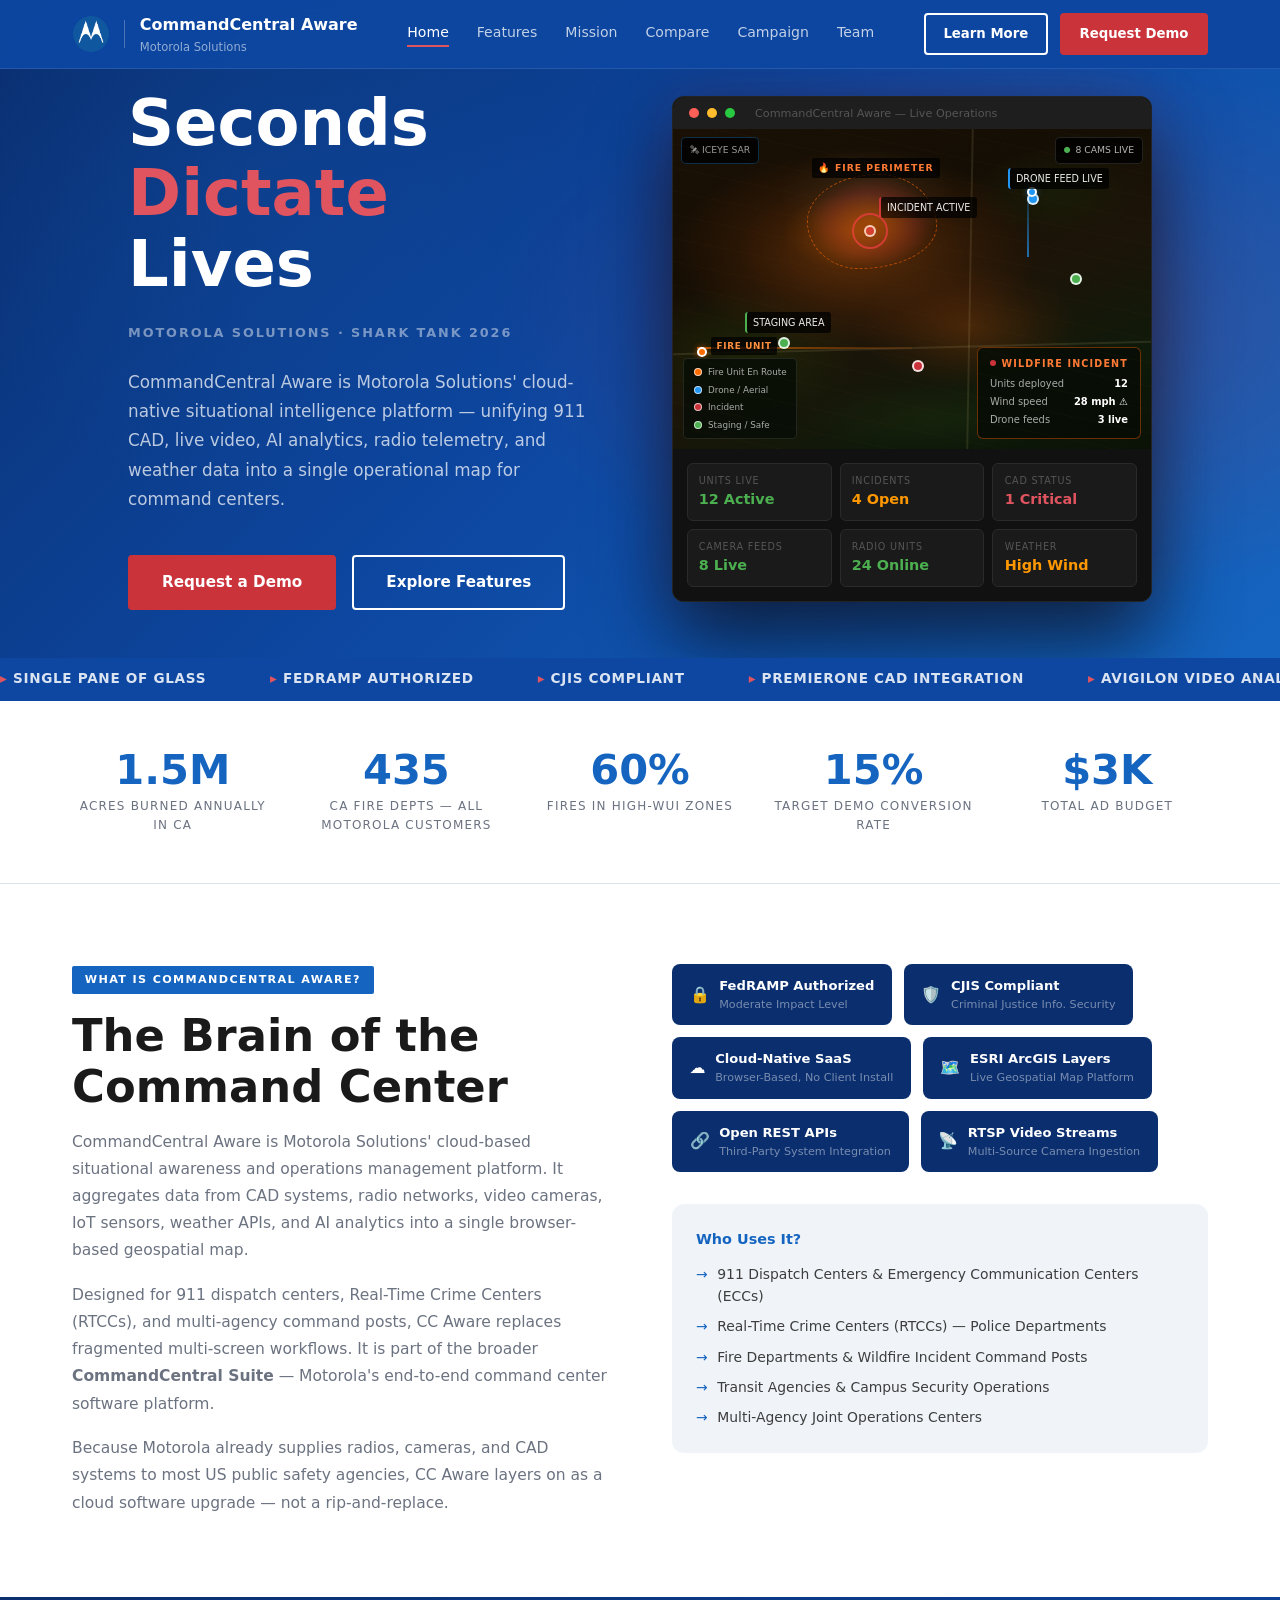
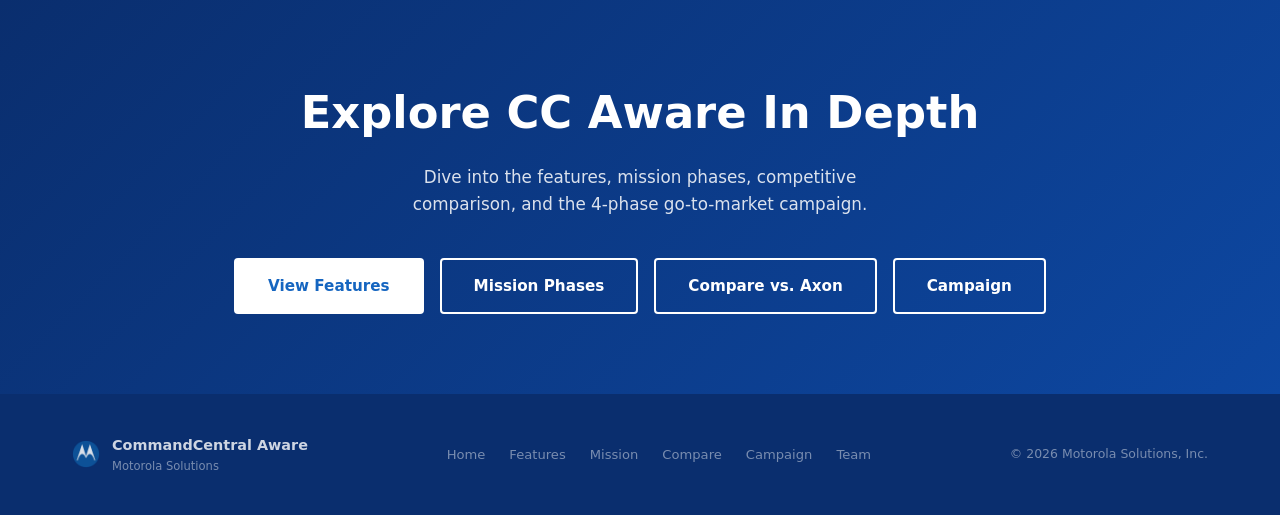
<file: index.html>
<!DOCTYPE html>
<html lang="en">
<head>
  <meta charset="UTF-8" />
  <meta name="viewport" content="width=device-width, initial-scale=1.0" />
  <title>CC Aware — Home | Motorola Solutions</title>
  <link rel="icon" type="image/png" href="img/motorola-logo.png" />
  <link rel="stylesheet" href="css/styles.css" />
  <style>
    /* Hero */
    .hero { background: linear-gradient(135deg, #0a2e6e 0%, #0d47a1 50%, #1565c0 100%); display: flex; align-items: flex-start; padding-top: 88px; padding-bottom: 3rem; position: relative; overflow: hidden; }
    .hero::before { content: ''; position: absolute; inset: 0; background: radial-gradient(ellipse 60% 60% at 80% 50%, rgba(211,47,47,.18) 0%, transparent 70%), radial-gradient(ellipse 40% 80% at 20% 30%, rgba(21,101,192,.15) 0%, transparent 60%); }
    .hero-grid { display: grid; grid-template-columns: 1fr 1fr; gap: 4rem; align-items: center; position: relative; z-index: 1; }
    .hero-title { font-size: clamp(2.5rem, 5.5vw, 4rem); font-weight: 800; color: var(--white); line-height: 1.1; margin-bottom: 1.5rem; }
    .hero-title span { color: var(--red-light); }
    .hero-sub { color: rgba(255,255,255,.45); font-size: .8rem; font-weight: 600; letter-spacing: .15em; text-transform: uppercase; margin-bottom: 1.5rem; }
    .hero-desc { color: rgba(255,255,255,.72); font-size: 1.05rem; line-height: 1.75; margin-bottom: 2.5rem; max-width: 480px; }
    .hero-ctas { display: flex; gap: 1rem; flex-wrap: wrap; }
    /* Mock screen */
    .hero-screen { width: 100%; max-width: 560px; background: #0a0a0a; border-radius: 12px; border: 1px solid rgba(255,255,255,.1); box-shadow: 0 40px 80px rgba(0,0,0,.6), 0 0 60px rgba(183,28,28,.15); overflow: hidden; }
    .hero-screen-bar { height: 32px; background: #1e1e1e; display: flex; align-items: center; padding: 0 1rem; gap: .5rem; }
    .screen-dot { width: 10px; height: 10px; border-radius: 50%; }
    .sd-r { background: #ff5f57; } .sd-y { background: #febc2e; } .sd-g { background: #28c840; }
    .hero-map { height: 320px; background: linear-gradient(160deg, #1a1005 0%, #150e04 30%, #1c1408 55%, #0f1a0a 80%, #0a1206 100%); position: relative; overflow: hidden; }
    /* Terrain — scorched earth patches mixed with remaining green */
    .hero-map::before { content: ''; position: absolute; inset: 0; background-image:
      radial-gradient(ellipse 55% 45% at 38% 38%, rgba(180,80,10,.45) 0%, rgba(120,50,5,.2) 45%, transparent 70%),
      radial-gradient(ellipse 35% 30% at 62% 62%, rgba(160,70,8,.35) 0%, rgba(100,40,5,.15) 45%, transparent 65%),
      radial-gradient(ellipse 40% 35% at 15% 70%, rgba(30,60,10,.4) 0%, transparent 60%),
      radial-gradient(ellipse 30% 25% at 80% 20%, rgba(25,50,10,.35) 0%, transparent 55%),
      radial-gradient(ellipse 50% 20% at 55% 90%, rgba(35,55,15,.3) 0%, transparent 55%); }
    /* Ember glow at fire center + contour lines */
    .hero-map::after { content: ''; position: absolute; inset: 0; background-image:
      radial-gradient(ellipse 25% 20% at 38% 32%, rgba(255,120,0,.25) 0%, transparent 60%),
      repeating-linear-gradient(12deg, transparent, transparent 22px, rgba(100,70,20,.05) 22px, rgba(100,70,20,.05) 23px); }
    /* Fire zones */
    .map-fire-zone { position: absolute; width: 130px; height: 95px; border-radius: 55% 45% 60% 40% / 50% 55% 45% 50%; background: radial-gradient(ellipse, rgba(255,100,0,.35) 0%, rgba(203,51,59,.2) 45%, transparent 70%); border: 1.5px dashed rgba(255,100,0,.6); top: 14%; left: 28%; animation: fire-breathe 3s ease-in-out infinite; }
    .map-fire-zone2 { position: absolute; width: 70px; height: 55px; border-radius: 50% 55% 45% 50%; background: radial-gradient(ellipse, rgba(255,120,0,.25) 0%, rgba(203,51,59,.12) 50%, transparent 70%); border: 1px dashed rgba(255,120,0,.45); top: 55%; left: 55%; animation: fire-breathe 4s ease-in-out infinite 1s; }
    @keyframes fire-breathe { 0%,100% { transform: scale(1) rotate(0deg); opacity: .85; } 50% { transform: scale(1.07) rotate(1deg); opacity: 1; } }
    .map-fire-label { position: absolute; top: 9%; left: 29%; font-size: .58rem; font-weight: 700; letter-spacing: .1em; text-transform: uppercase; color: #ff7b35; background: rgba(0,0,0,.75); padding: .15rem .4rem; border-radius: 2px; white-space: nowrap; }
    /* Smoke overlay */
    .map-smoke { position: absolute; width: 180px; height: 100px; top: 5%; left: 22%; background: radial-gradient(ellipse, rgba(120,110,80,.18) 0%, transparent 70%); animation: drift 8s ease-in-out infinite; border-radius: 50%; }
    @keyframes drift { 0%,100% { transform: translateX(0) scaleX(1); } 50% { transform: translateX(18px) scaleX(1.1); } }
    /* Roads — sparse, like mountain roads */
    .map-road { position: absolute; background: rgba(220,200,140,.12); }
    .road-h1 { top: 68%; left: 0; right: 0; height: 2px; transform: rotate(-1.5deg); }
    .road-v1 { left: 62%; top: 0; bottom: 0; width: 2px; transform: rotate(1deg); }
    /* Pins */
    .map-pin { position: absolute; width: 12px; height: 12px; border-radius: 50%; border: 2px solid rgba(255,255,255,.85); }
    .mp1 { background: #CB333B; top: 30%; left: 40%; }
    .mp2 { background: #ff9800; top: 58%; left: 62%; }
    .mp3 { background: #4caf50; top: 65%; left: 22%; }
    .mp4 { background: #CB333B; top: 72%; left: 50%; }
    .mp5 { background: #2196f3; top: 20%; left: 74%; }
    .mp6 { background: #4caf50; top: 45%; left: 83%; }
    /* Pulse rings */
    .map-pulse { position: absolute; width: 36px; height: 36px; border-radius: 50%; border: 2px solid #CB333B; top: calc(30% - 12px); left: calc(40% - 12px); animation: pulse 2s infinite; }
    .map-pulse2 { position: absolute; width: 28px; height: 28px; border-radius: 50%; border: 1.5px solid #ff9800; top: calc(58% - 10px); left: calc(62% - 10px); animation: pulse 2.5s infinite .6s; }
    @keyframes pulse { 0% { transform: scale(.5); opacity: 1; } 100% { transform: scale(2.8); opacity: 0; } }
    /* Moving units — fire trucks heading toward fire */
    .map-unit { position: absolute; width: 10px; height: 10px; border-radius: 50%; background: #ff6d00; border: 2px solid white; box-shadow: 0 0 6px rgba(255,109,0,.6); top: 68%; left: 5%; animation: drive 9s linear infinite; }
    .map-unit2 { position: absolute; width: 10px; height: 10px; border-radius: 50%; background: #2196f3; border: 2px solid white; box-shadow: 0 0 6px rgba(33,150,243,.5); top: 18%; left: 74%; animation: drive2 11s linear infinite 1.5s; }
    @keyframes drive  { 0% { left: 5%; top: 68%; } 60% { left: 50%; top: 68%; } 85% { left: 50%; top: 50%; } 100% { left: 50%; top: 50%; } }
    @keyframes drive2 { 0% { left: 74%; top: 18%; } 50% { left: 74%; top: 40%; } 75% { left: 60%; top: 40%; } 100% { left: 60%; top: 40%; } }
    /* Route lines */
    .map-route { position: absolute; top: 68%; left: 5%; width: 45%; height: 2px; background: linear-gradient(90deg, rgba(255,109,0,.7), rgba(255,109,0,.1)); }
    .map-route2 { position: absolute; top: 18%; left: 74%; width: 2px; height: 22%; background: linear-gradient(180deg, rgba(33,150,243,.1), rgba(33,150,243,.7)); }
    /* Labels */
    .map-label { font-size: .6rem; color: rgba(255,255,255,.92); background: rgba(0,0,0,.75); padding: .18rem .4rem; border-radius: 3px; position: absolute; white-space: nowrap; border-left: 2px solid; }
    .ml1 { top: 21%; left: 43%; border-color: #CB333B; }
    .ml2 { top: 50%; left: 64%; border-color: #ff9800; }
    .ml3 { top: 12%; left: 70%; border-color: #2196f3; }
    .ml4 { top: 57%; left: 15%; border-color: #4caf50; }
    /* Live incident popup */
    .map-popup { position: absolute; bottom: 10px; right: 10px; background: rgba(8,14,6,.92); border: 1px solid rgba(255,100,0,.4); border-radius: 6px; padding: .5rem .75rem; min-width: 150px; }
    .map-popup-title { font-size: .6rem; font-weight: 700; letter-spacing: .12em; text-transform: uppercase; color: #ff7b35; margin-bottom: .3rem; display: flex; align-items: center; gap: .35rem; }
    .map-popup-dot { width: 6px; height: 6px; border-radius: 50%; background: #CB333B; animation: blink 1s infinite; }
    @keyframes blink { 0%,100% { opacity: 1; } 50% { opacity: .15; } }
    .map-popup-row { font-size: .62rem; color: rgba(255,255,255,.65); margin-bottom: .15rem; display: flex; justify-content: space-between; gap: .75rem; }
    .map-popup-row span { color: white; font-weight: 600; }
    /* Camera feed badge */
    .map-cam { position: absolute; top: 8px; right: 8px; background: rgba(0,0,0,.8); border: 1px solid rgba(255,255,255,.12); border-radius: 5px; padding: .3rem .5rem; font-size: .58rem; color: rgba(255,255,255,.7); display: flex; align-items: center; gap: .3rem; }
    .map-cam::before { content: '●'; color: #4caf50; font-size: .5rem; animation: blink 1.5s infinite; }
    /* ICEYE satellite overlay badge */
    .map-sat { position: absolute; top: 8px; left: 8px; background: rgba(0,0,0,.8); border: 1px solid rgba(33,150,243,.3); border-radius: 5px; padding: .3rem .5rem; font-size: .58rem; color: rgba(255,255,255,.6); }
    /* Moving unit label — rides with the orange dot */
    .map-unit-label { position: absolute; top: 68%; left: 5%; font-size: .55rem; font-weight: 700; letter-spacing: .08em; text-transform: uppercase; color: #ff9040; background: rgba(0,0,0,.75); padding: .12rem .35rem; border-radius: 2px; white-space: nowrap; transform: translate(14px, -10px); animation: drive 9s linear infinite; pointer-events: none; }
    /* Map legend */
    .map-legend { position: absolute; bottom: 10px; left: 10px; background: rgba(8,14,6,.88); border: 1px solid rgba(255,255,255,.1); border-radius: 5px; padding: .4rem .6rem; display: flex; flex-direction: column; gap: .22rem; }
    .map-legend-row { display: flex; align-items: center; gap: .4rem; font-size: .55rem; color: rgba(255,255,255,.65); white-space: nowrap; }
    .map-legend-dot { width: 8px; height: 8px; border-radius: 50%; border: 1.5px solid rgba(255,255,255,.7); flex-shrink: 0; }
    .hero-screen-data { background: #111; padding: .85rem; display: grid; grid-template-columns: repeat(3, 1fr); gap: .5rem; }
    .sdi { background: #1a1a1a; border: 1px solid #2a2a2a; border-radius: 6px; padding: .55rem .7rem; }
    .sdi-lbl { font-size: .6rem; color: #555; text-transform: uppercase; letter-spacing: .08em; }
    .sdi-val { font-size: .9rem; font-weight: 700; color: var(--white); }
    .ok { color: #4caf50; } .warn { color: #ff9800; } .crit { color: var(--red-light); }
    /* What is it */
    .what-grid { display: grid; grid-template-columns: 1fr 1fr; gap: 4rem; align-items: start; }
    .suite-pills { display: flex; flex-wrap: wrap; gap: .6rem; margin-top: 1.5rem; }
    .suite-pill { background: var(--light); border: 1px solid var(--border); border-radius: 20px; padding: .35rem .9rem; font-size: .8rem; color: var(--mid); }
    .suite-pill.active { background: var(--blue); border-color: var(--blue); color: white; }
    .who-box { background: var(--light); border-radius: 12px; padding: 1.5rem; margin-top: 2rem; }
    .who-box h4 { font-size: .9rem; font-weight: 700; margin-bottom: .75rem; color: var(--blue); }
    .who-box ul { list-style: none; display: flex; flex-direction: column; gap: .5rem; }
    .who-box ul li { font-size: .87rem; color: var(--mid); display: flex; gap: .6rem; }
    .who-box ul li::before { content: '→'; color: var(--blue); flex-shrink: 0; }
    @media (max-width: 900px) {
      .hero-grid, .what-grid { grid-template-columns: 1fr; }
      .hero-visual { display: block; margin-top: 1.5rem; }
      .hero-screen { max-width: 100%; }
      .hero-map { height: 220px; }
      .map-legend { display: flex; flex-direction: row; flex-wrap: wrap; gap: .25rem .5rem; padding: .3rem .5rem; bottom: 6px; left: 6px; }
      .map-legend-row { font-size: .5rem; }
      .map-legend-dot { width: 6px; height: 6px; }
      .map-popup { display: none; }
      .map-unit-label { display: none; }
      .map-label { display: none; }
      .map-fire-label { font-size: .52rem; }
      .map-label { font-size: .55rem; }
    }
    @media (max-width: 540px) {
      .hero-map { height: 190px; }
      .map-sat, .map-cam { font-size: .52rem; padding: .2rem .4rem; }
    }
  </style>
</head>
<body>

<nav>
  <div class="container nav-inner">
    <a href="index.html" class="nav-logo">
      <img src="img/motorola-logo.png" alt="Motorola Solutions" class="nav-logo-img" />
      <div class="nav-logo-divider"></div>
      <div><div class="nav-logo-text">CommandCentral Aware</div><div class="nav-logo-sub">Motorola Solutions</div></div>
    </a>
    <div class="nav-links">
      <a href="index.html" class="active">Home</a>
      <a href="features.html">Features</a>
      <a href="mission.html">Mission</a>
      <a href="compare.html">Compare</a>
      <a href="campaign.html">Campaign</a>
      <a href="team.html">Team</a>
    </div>
    <div class="nav-cta">
      <a href="campaign.html" class="btn btn--outline-white" style="padding:.5rem 1.1rem;font-size:.83rem;">Learn More</a>
      <a href="team.html#cta" class="btn btn--red" style="padding:.5rem 1.1rem;font-size:.83rem;">Request Demo</a>
    </div>
  </div>
</nav>

<!-- HERO -->
<section class="hero">
  <div class="container">
    <div class="hero-grid">
      <div>
        <h1 class="hero-title">Seconds<br><span>Dictate</span><br>Lives</h1>
        <div class="hero-sub">Motorola Solutions · Shark Tank 2026</div>
        <p class="hero-desc">CommandCentral Aware is Motorola Solutions' cloud-native situational intelligence platform — unifying 911 CAD, live video, AI analytics, radio telemetry, and weather data into a single operational map for command centers.</p>
        <div class="hero-ctas">
          <a href="team.html#cta" class="btn btn--red">Request a Demo</a>
          <a href="features.html" class="btn btn--outline-white">Explore Features</a>
        </div>
      </div>
      <div class="hero-visual">
        <div class="hero-screen">
          <div class="hero-screen-bar">
            <div class="screen-dot sd-r"></div><div class="screen-dot sd-y"></div><div class="screen-dot sd-g"></div>
            <span style="margin-left:.75rem;font-size:.7rem;color:#555;">CommandCentral Aware — Live Operations</span>
          </div>
          <div class="hero-map">
            <!-- Smoke drift -->
            <div class="map-smoke"></div>
            <!-- Roads -->
            <div class="map-road road-h1"></div>
            <div class="map-road road-v1"></div>
            <!-- Route lines -->
            <div class="map-route"></div>
            <div class="map-route2"></div>
            <!-- Fire perimeters -->
            <div class="map-fire-zone"></div>
            <div class="map-fire-label">🔥 FIRE PERIMETER</div>
            <!-- Pins -->
            <div class="map-pin mp1"></div>

            <div class="map-pin mp3"></div>
            <div class="map-pin mp4"></div>
            <div class="map-pin mp5"></div>
            <div class="map-pin mp6"></div>
            <!-- Pulse rings -->
            <div class="map-pulse"></div>
            <!-- Moving units (fire truck + drone) -->
            <div class="map-unit"></div>
            <div class="map-unit2"></div>
            <!-- Labels -->
            <div class="map-label ml1">INCIDENT ACTIVE</div>
            <div class="map-label ml3">DRONE FEED LIVE</div>
            <div class="map-label ml4">STAGING AREA</div>
            <!-- Live incident popup -->
            <div class="map-popup">
              <div class="map-popup-title"><div class="map-popup-dot"></div>WILDFIRE INCIDENT</div>
              <div class="map-popup-row">Units deployed <span>12</span></div>
              <div class="map-popup-row">Wind speed <span>28 mph ⚠</span></div>
              <div class="map-popup-row">Drone feeds <span>3 live</span></div>
            </div>
            <!-- Moving unit label -->
            <div class="map-unit-label">FIRE UNIT</div>
            <!-- Badges -->
            <div class="map-cam">8 CAMS LIVE</div>
            <div class="map-sat">🛰 ICEYE SAR</div>
            <!-- Legend -->
            <div class="map-legend">
              <div class="map-legend-row"><div class="map-legend-dot" style="background:#ff6d00;"></div>Fire Unit En Route</div>
              <div class="map-legend-row"><div class="map-legend-dot" style="background:#2196f3;"></div>Drone / Aerial</div>
              <div class="map-legend-row"><div class="map-legend-dot" style="background:#CB333B;"></div>Incident</div>
              <div class="map-legend-row"><div class="map-legend-dot" style="background:#4caf50;"></div>Staging / Safe</div>
            </div>
          </div>
          <div class="hero-screen-data">
            <div class="sdi"><div class="sdi-lbl">Units Live</div><div class="sdi-val ok">12 Active</div></div>
            <div class="sdi"><div class="sdi-lbl">Incidents</div><div class="sdi-val warn">4 Open</div></div>
            <div class="sdi"><div class="sdi-lbl">CAD Status</div><div class="sdi-val crit">1 Critical</div></div>
            <div class="sdi"><div class="sdi-lbl">Camera Feeds</div><div class="sdi-val ok">8 Live</div></div>
            <div class="sdi"><div class="sdi-lbl">Radio Units</div><div class="sdi-val ok">24 Online</div></div>
            <div class="sdi"><div class="sdi-lbl">Weather</div><div class="sdi-val warn">High Wind</div></div>
          </div>
        </div>
      </div>
    </div>
  </div>
</section>

<!-- TICKER -->
<div class="ticker">
  <div class="ticker-track">
    <span class="ticker-item">Single Pane of Glass</span><span class="ticker-item">FedRAMP Authorized</span><span class="ticker-item">CJIS Compliant</span><span class="ticker-item">PremierOne CAD Integration</span><span class="ticker-item">Avigilon Video Analytics</span><span class="ticker-item">ICEYE Satellite Imagery</span><span class="ticker-item">AI Rules Engine</span><span class="ticker-item">Missions Workflows</span><span class="ticker-item">Drone as First Responder</span><span class="ticker-item">APX Radio Telemetry</span>
    <span class="ticker-item">Single Pane of Glass</span><span class="ticker-item">FedRAMP Authorized</span><span class="ticker-item">CJIS Compliant</span><span class="ticker-item">PremierOne CAD Integration</span><span class="ticker-item">Avigilon Video Analytics</span><span class="ticker-item">ICEYE Satellite Imagery</span><span class="ticker-item">AI Rules Engine</span><span class="ticker-item">Missions Workflows</span><span class="ticker-item">Drone as First Responder</span><span class="ticker-item">APX Radio Telemetry</span>
  </div>
</div>

<!-- STATS BAND -->
<div class="stats-band">
  <div class="container">
    <div class="stats-grid">
      <div><div class="stat-num">1.5M</div><div class="stat-label">Acres Burned Annually in CA</div></div>
      <div><div class="stat-num">435</div><div class="stat-label">CA Fire Depts — All Motorola Customers</div></div>
      <div><div class="stat-num">60%</div><div class="stat-label">Fires in High-WUI Zones</div></div>
      <div><div class="stat-num">15%</div><div class="stat-label">Target Demo Conversion Rate</div></div>
      <div><div class="stat-num">$3K</div><div class="stat-label">Total Ad Budget</div></div>
    </div>
  </div>
</div>

<!-- WHAT IS IT -->
<section class="section" id="what">
  <div class="container">
    <div class="what-grid">
      <div>
        <div class="tag">What Is CommandCentral Aware?</div>
        <h2 class="section-title">The Brain of the Command Center</h2>
        <p style="color:var(--gray);font-size:.97rem;line-height:1.75;margin-bottom:1.1rem;">CommandCentral Aware is Motorola Solutions' cloud-based situational awareness and operations management platform. It aggregates data from CAD systems, radio networks, video cameras, IoT sensors, weather APIs, and AI analytics into a single browser-based geospatial map.</p>
        <p style="color:var(--gray);font-size:.97rem;line-height:1.75;margin-bottom:1.1rem;">Designed for 911 dispatch centers, Real-Time Crime Centers (RTCCs), and multi-agency command posts, CC Aware replaces fragmented multi-screen workflows. It is part of the broader <strong>CommandCentral Suite</strong> — Motorola's end-to-end command center software platform.</p>
        <p style="color:var(--gray);font-size:.97rem;line-height:1.75;">Because Motorola already supplies radios, cameras, and CAD systems to most US public safety agencies, CC Aware layers on as a cloud software upgrade — not a rip-and-replace.</p>
      </div>
      <div>
        <div class="cert-badges">
          <div class="cert-badge"><span class="cert-badge-icon">🔒</span><div><div class="cert-badge-title">FedRAMP Authorized</div><div class="cert-badge-sub">Moderate Impact Level</div></div></div>
          <div class="cert-badge"><span class="cert-badge-icon">🛡️</span><div><div class="cert-badge-title">CJIS Compliant</div><div class="cert-badge-sub">Criminal Justice Info. Security</div></div></div>
          <div class="cert-badge"><span class="cert-badge-icon">☁️</span><div><div class="cert-badge-title">Cloud-Native SaaS</div><div class="cert-badge-sub">Browser-Based, No Client Install</div></div></div>
          <div class="cert-badge"><span class="cert-badge-icon">🗺️</span><div><div class="cert-badge-title">ESRI ArcGIS Layers</div><div class="cert-badge-sub">Live Geospatial Map Platform</div></div></div>
          <div class="cert-badge"><span class="cert-badge-icon">🔗</span><div><div class="cert-badge-title">Open REST APIs</div><div class="cert-badge-sub">Third-Party System Integration</div></div></div>
          <div class="cert-badge"><span class="cert-badge-icon">📡</span><div><div class="cert-badge-title">RTSP Video Streams</div><div class="cert-badge-sub">Multi-Source Camera Ingestion</div></div></div>
        </div>
        <div class="who-box">
          <h4>Who Uses It?</h4>
          <ul>
            <li>911 Dispatch Centers &amp; Emergency Communication Centers (ECCs)</li>
            <li>Real-Time Crime Centers (RTCCs) — Police Departments</li>
            <li>Fire Departments &amp; Wildfire Incident Command Posts</li>
            <li>Transit Agencies &amp; Campus Security Operations</li>
            <li>Multi-Agency Joint Operations Centers</li>
          </ul>
        </div>
      </div>
    </div>
  </div>
</section>

<!-- NAV CTA STRIP -->
<section class="cta-section">
  <div class="container">
    <h2>Explore CC Aware In Depth</h2>
    <p>Dive into the features, mission phases, competitive comparison, and the 4-phase go-to-market campaign.</p>
    <div class="cta-btns">
      <a href="features.html" class="btn btn--white">View Features</a>
      <a href="mission.html" class="btn btn--outline-white">Mission Phases</a>
      <a href="compare.html" class="btn btn--outline-white">Compare vs. Axon</a>
      <a href="campaign.html" class="btn btn--outline-white">Campaign</a>
    </div>
  </div>
</section>

<footer>
  <div class="container footer-inner">
    <div class="footer-logo"><img src="img/motorola-logo.png" alt="Motorola Solutions" class="footer-logo-img" /><div><div style="color:rgba(255,255,255,.8);font-weight:700;font-size:.9rem;">CommandCentral Aware</div><div style="font-size:.72rem;">Motorola Solutions</div></div></div>
    <div class="footer-links">
      <a href="index.html">Home</a><a href="features.html">Features</a><a href="mission.html">Mission</a>
      <a href="compare.html">Compare</a><a href="campaign.html">Campaign</a><a href="team.html">Team</a>
    </div>
    <div class="footer-copy">© 2026 Motorola Solutions, Inc.</div>
  </div>
</footer>

<nav class="mobile-nav">
  <div class="mobile-nav-inner">
    <a href="index.html" class="mobile-nav-item active">
      <svg viewBox="0 0 24 24"><path d="M3 9l9-7 9 7v11a2 2 0 0 1-2 2H5a2 2 0 0 1-2-2z"/><polyline points="9 22 9 12 15 12 15 22"/></svg>Home
    </a>
    <a href="features.html" class="mobile-nav-item">
      <svg viewBox="0 0 24 24"><polyline points="22 12 18 12 15 21 9 3 6 12 2 12"/></svg>Features
    </a>
    <a href="mission.html" class="mobile-nav-item">
      <svg viewBox="0 0 24 24"><circle cx="12" cy="12" r="10"/><polyline points="12 6 12 12 16 14"/></svg>Mission
    </a>
    <a href="compare.html" class="mobile-nav-item">
      <svg viewBox="0 0 24 24"><line x1="18" y1="20" x2="18" y2="10"/><line x1="12" y1="20" x2="12" y2="4"/><line x1="6" y1="20" x2="6" y2="14"/></svg>Compare
    </a>
    <a href="campaign.html" class="mobile-nav-item">
      <svg viewBox="0 0 24 24"><polygon points="12 2 15.09 8.26 22 9.27 17 14.14 18.18 21.02 12 17.77 5.82 21.02 7 14.14 2 9.27 8.91 8.26 12 2"/></svg>Campaign
    </a>
    <a href="team.html" class="mobile-nav-item">
      <svg viewBox="0 0 24 24"><path d="M17 21v-2a4 4 0 0 0-4-4H5a4 4 0 0 0-4 4v2"/><circle cx="9" cy="7" r="4"/><path d="M23 21v-2a4 4 0 0 0-3-3.87"/><path d="M16 3.13a4 4 0 0 1 0 7.75"/></svg>Team
    </a>
  </div>
</nav>

</body>
</html>
</file>
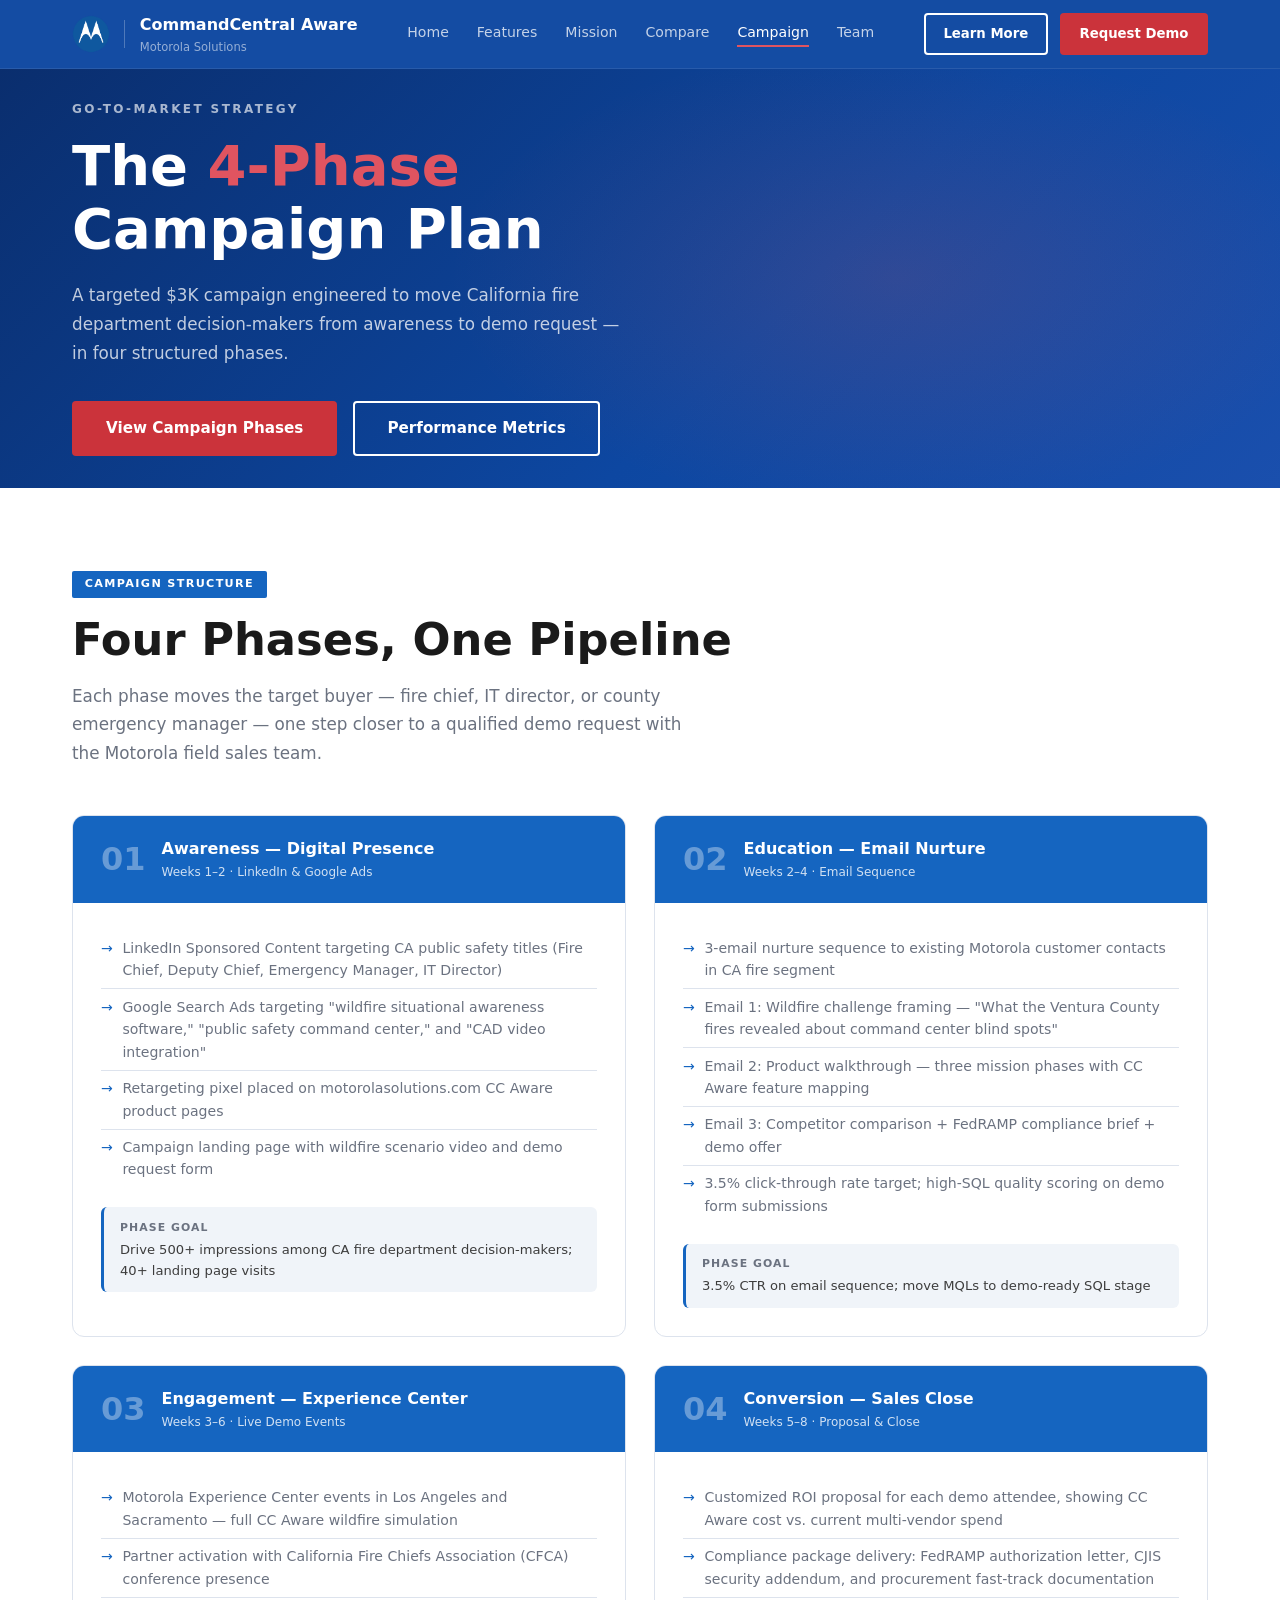
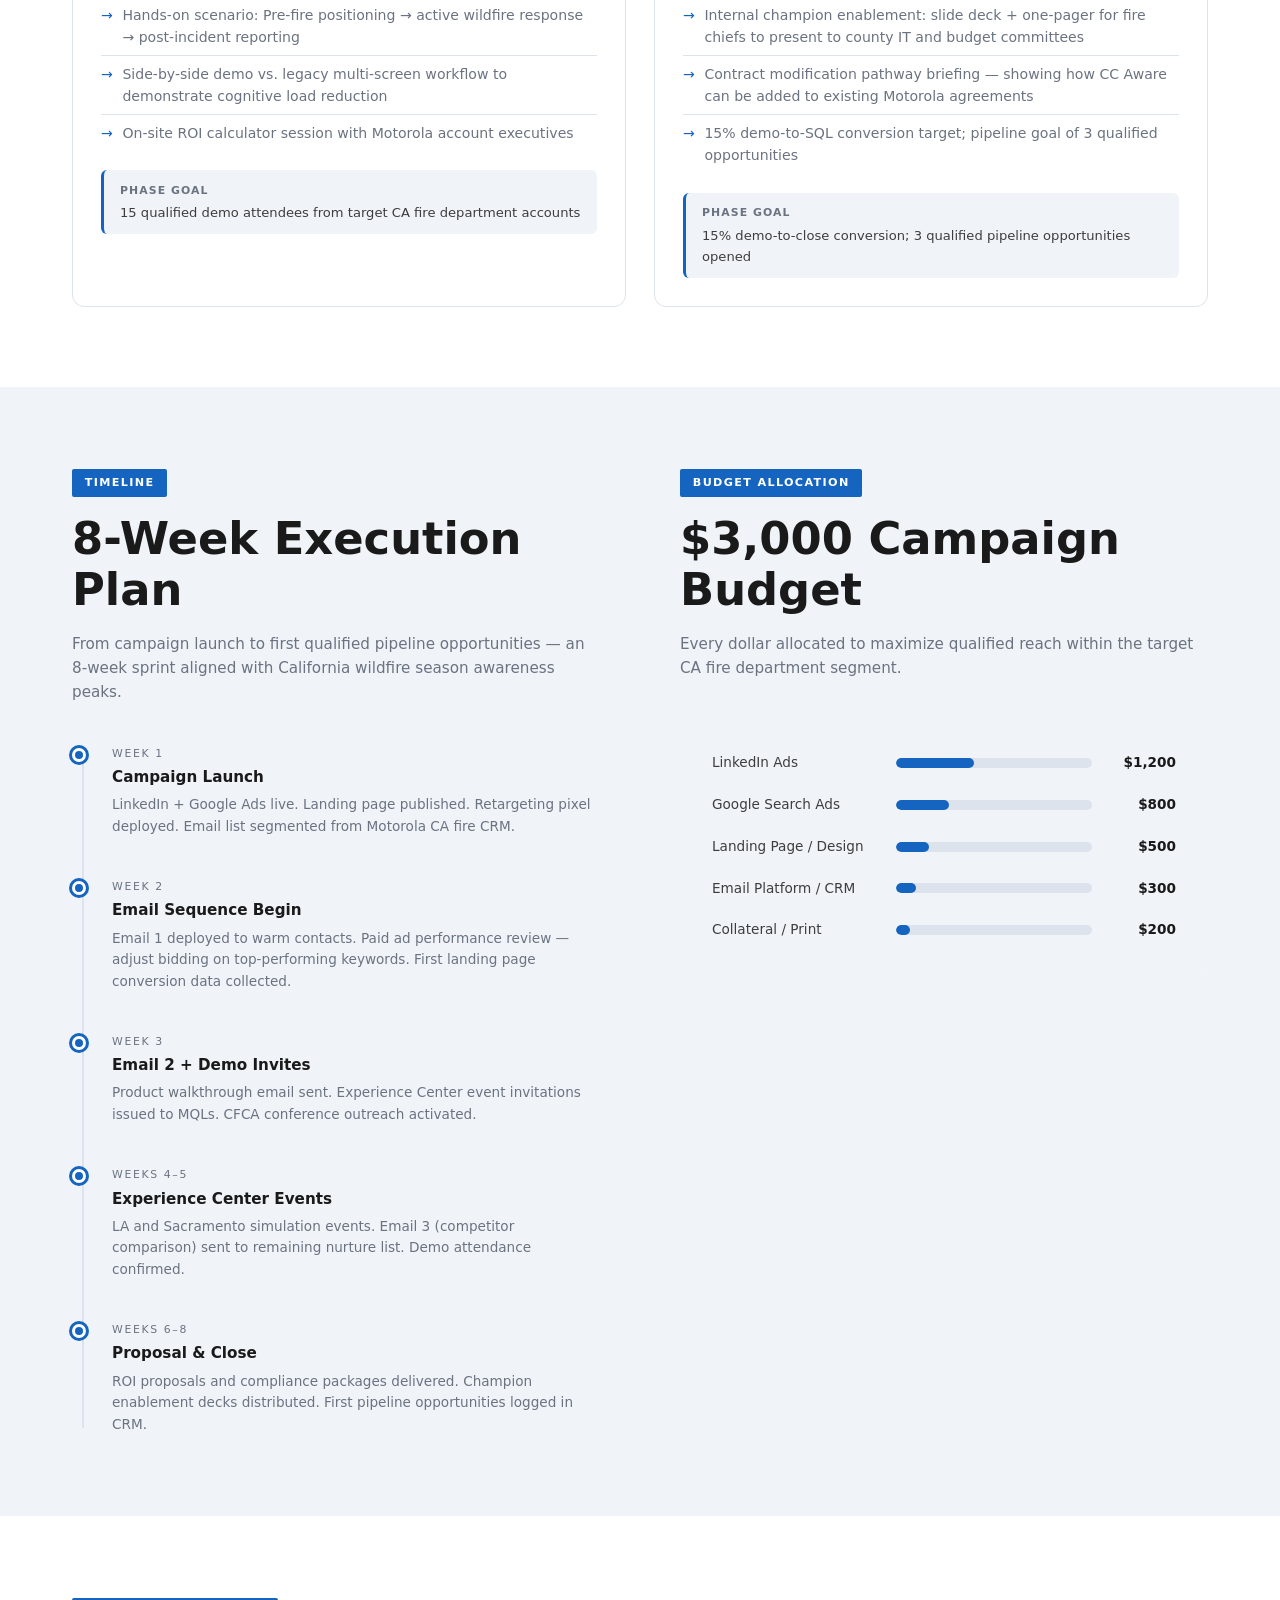
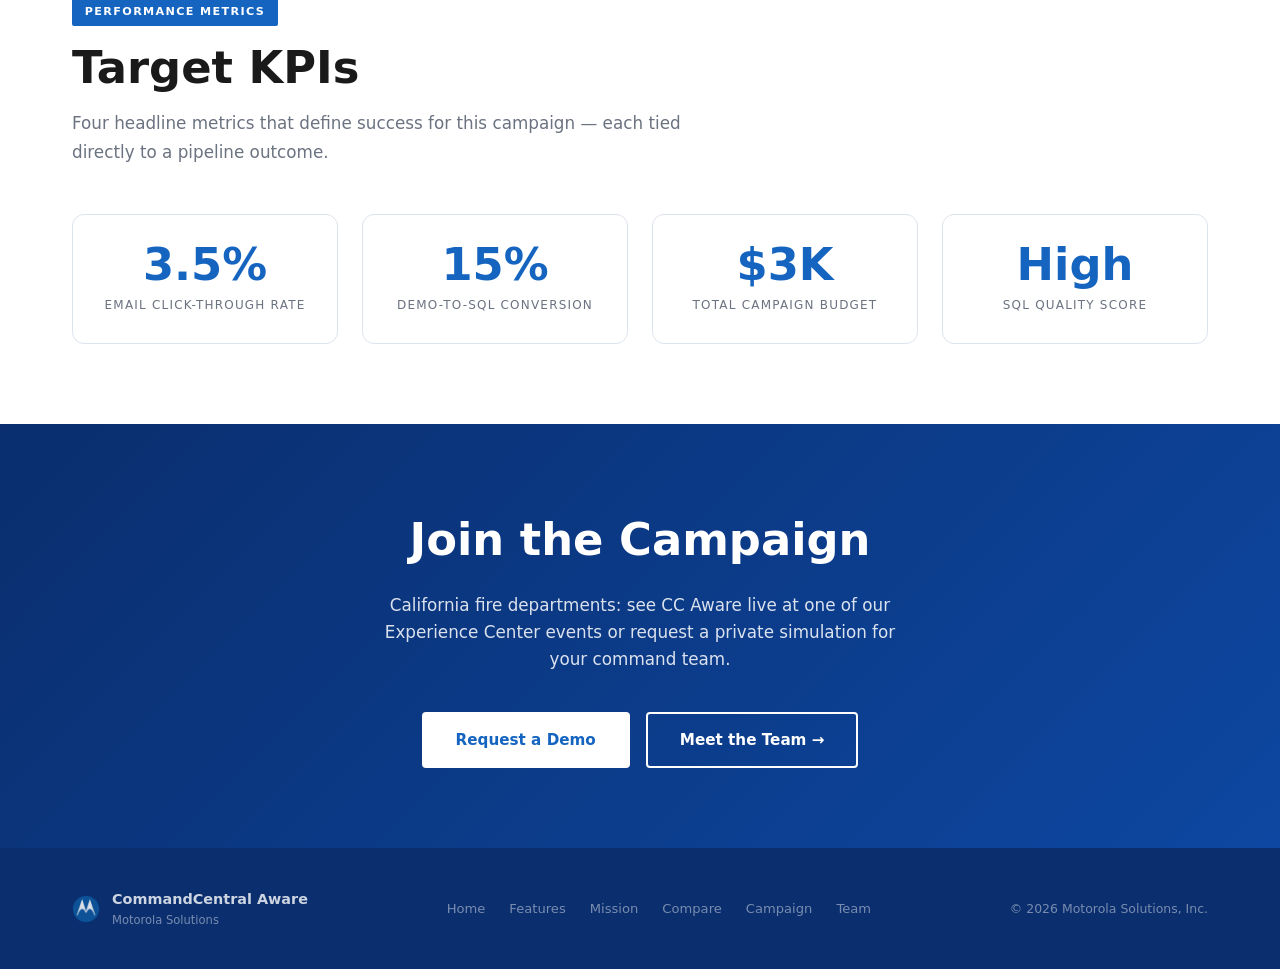
<file: campaign.html>
<!DOCTYPE html>
<html lang="en">
<head>
  <meta charset="UTF-8" />
  <meta name="viewport" content="width=device-width, initial-scale=1.0" />
  <title>Campaign — CC Aware | Motorola Solutions</title>
  <link rel="icon" type="image/png" href="img/motorola-logo.png" />
  <link rel="stylesheet" href="css/styles.css" />
  <style>
    .campaign-grid { display: grid; grid-template-columns: repeat(2, 1fr); gap: 1.75rem; }
    .campaign-card { border-radius: 12px; overflow: hidden; border: 1px solid var(--border); transition: box-shadow .2s, transform .2s; }
    .campaign-card:hover { box-shadow: 0 12px 40px rgba(183,28,28,.1); transform: translateY(-3px); }
    .campaign-card-header { background: var(--blue); color: white; padding: 1.25rem 1.75rem; display: flex; align-items: center; gap: 1rem; }
    .campaign-phase-num { font-size: 2rem; font-weight: 900; opacity: .35; line-height: 1; }
    .campaign-card-header h3 { font-size: 1rem; font-weight: 700; }
    .campaign-card-header p  { font-size: .75rem; opacity: .8; margin-top: .1rem; }
    .campaign-card-body { padding: 1.75rem; }
    .campaign-card-body ul { list-style: none; }
    .campaign-card-body ul li { font-size: .88rem; color: var(--gray); padding: .4rem 0; border-bottom: 1px solid var(--border); display: flex; gap: .6rem; }
    .campaign-card-body ul li:last-child { border-bottom: none; }
    .campaign-card-body ul li::before { content: '→'; color: var(--blue); flex-shrink: 0; }
    .campaign-card-cta { margin-top: 1.25rem; background: var(--light); border-radius: 6px; padding: .7rem 1rem; font-size: .82rem; color: var(--mid); border-left: 3px solid var(--blue); }
    .campaign-card-cta strong { display: block; font-size: .68rem; text-transform: uppercase; letter-spacing: .1em; color: var(--gray); margin-bottom: .2rem; }
    .timeline { position: relative; padding-left: 2.5rem; display: flex; flex-direction: column; gap: 0; }
    .timeline::before { content: ''; position: absolute; left: .6rem; top: .5rem; bottom: .5rem; width: 2px; background: var(--border); }
    .tl-item { position: relative; padding-bottom: 2.5rem; }
    .tl-item:last-child { padding-bottom: 0; }
    .tl-dot { position: absolute; left: -2.5rem; top: .2rem; width: 14px; height: 14px; border-radius: 50%; background: var(--blue); border: 3px solid white; box-shadow: 0 0 0 3px var(--blue); }
    .tl-week { font-size: .68rem; text-transform: uppercase; letter-spacing: .15em; color: var(--gray); margin-bottom: .2rem; }
    .tl-title { font-size: .95rem; font-weight: 700; margin-bottom: .3rem; }
    .tl-desc { font-size: .85rem; color: var(--gray); line-height: 1.6; }
    .metrics-grid { display: grid; grid-template-columns: repeat(4, 1fr); gap: 1.5rem; }
    .metric-card { background: var(--white); border: 1px solid var(--border); border-radius: 12px; padding: 1.75rem; text-align: center; }
    .metric-num   { font-size: 2.8rem; font-weight: 900; color: var(--blue); line-height: 1; }
    .metric-label { font-size: .75rem; text-transform: uppercase; letter-spacing: .1em; color: var(--gray); margin-top: .5rem; }
    .budget-bar { background: var(--light); border-radius: 10px; padding: 2rem; margin-top: 2.5rem; }
    .budget-row { display: flex; align-items: center; gap: 1.5rem; margin-bottom: 1.25rem; }
    .budget-row:last-child { margin-bottom: 0; }
    .budget-label { width: 160px; font-size: .85rem; color: var(--mid); flex-shrink: 0; }
    .budget-bar-track { flex: 1; height: 10px; background: var(--border); border-radius: 5px; overflow: hidden; }
    .budget-bar-fill  { height: 100%; background: var(--blue); border-radius: 5px; }
    .budget-val { width: 60px; text-align: right; font-size: .85rem; font-weight: 700; color: var(--dark); flex-shrink: 0; }
    .timeline-budget-grid { display: grid; grid-template-columns: 1fr 1fr; gap: 5rem; align-items: start; }
    @media (max-width: 900px) {
      .campaign-grid, .metrics-grid { grid-template-columns: 1fr; }
      .timeline-budget-grid { grid-template-columns: 1fr; gap: 3rem; }
      .budget-label { width: 120px; font-size: .82rem; }
      .budget-val { width: 48px; font-size: .82rem; }
    }
    @media (max-width: 600px) {
      .metrics-grid { grid-template-columns: repeat(2,1fr); }
      .budget-row { gap: .75rem; }
      .budget-label { width: 110px; font-size: .8rem; }
      .budget-val { width: 42px; font-size: .8rem; }
      .metric-num { font-size: 2.2rem; }
    }
  </style>
</head>
<body>

<nav>
  <div class="container nav-inner">
    <a href="index.html" class="nav-logo">
      <img src="img/motorola-logo.png" alt="Motorola Solutions" class="nav-logo-img" />
      <div class="nav-logo-divider"></div>
      <div><div class="nav-logo-text">CommandCentral Aware</div><div class="nav-logo-sub">Motorola Solutions</div></div>
    </a>
    <div class="nav-links">
      <a href="index.html">Home</a>
      <a href="features.html">Features</a>
      <a href="mission.html">Mission</a>
      <a href="compare.html">Compare</a>
      <a href="campaign.html" class="active">Campaign</a>
      <a href="team.html">Team</a>
    </div>
    <div class="nav-cta">
      <a href="campaign.html" class="btn btn--outline-white" style="padding:.5rem 1.1rem;font-size:.83rem;">Learn More</a>
      <a href="team.html#cta" class="btn btn--red" style="padding:.5rem 1.1rem;font-size:.83rem;">Request Demo</a>
    </div>
  </div>
</nav>

<div class="page-hero">
  <div class="container page-hero-inner">
    <div class="page-hero-eyebrow">Go-to-Market Strategy</div>
    <h1>The <span>4-Phase</span><br>Campaign Plan</h1>
    <p>A targeted $3K campaign engineered to move California fire department decision-makers from awareness to demo request — in four structured phases.</p>
    <div class="page-hero-btns">
      <a href="#phases" class="btn btn--red">View Campaign Phases</a>
      <a href="#metrics" class="btn btn--outline-white">Performance Metrics</a>
    </div>
  </div>
</div>

<!-- CAMPAIGN PHASES -->
<section class="section" id="phases">
  <div class="container">
    <div class="tag">Campaign Structure</div>
    <h2 class="section-title">Four Phases, One Pipeline</h2>
    <p class="section-subtitle">Each phase moves the target buyer — fire chief, IT director, or county emergency manager — one step closer to a qualified demo request with the Motorola field sales team.</p>
    <div class="campaign-grid">
      <div class="campaign-card">
        <div class="campaign-card-header">
          <div class="campaign-phase-num">01</div>
          <div>
            <h3>Awareness — Digital Presence</h3>
            <p>Weeks 1–2 · LinkedIn &amp; Google Ads</p>
          </div>
        </div>
        <div class="campaign-card-body">
          <ul>
            <li>LinkedIn Sponsored Content targeting CA public safety titles (Fire Chief, Deputy Chief, Emergency Manager, IT Director)</li>
            <li>Google Search Ads targeting "wildfire situational awareness software," "public safety command center," and "CAD video integration"</li>
            <li>Retargeting pixel placed on motorolasolutions.com CC Aware product pages</li>
            <li>Campaign landing page with wildfire scenario video and demo request form</li>
          </ul>
          <div class="campaign-card-cta"><strong>Phase Goal</strong>Drive 500+ impressions among CA fire department decision-makers; 40+ landing page visits</div>
        </div>
      </div>
      <div class="campaign-card">
        <div class="campaign-card-header">
          <div class="campaign-phase-num">02</div>
          <div>
            <h3>Education — Email Nurture</h3>
            <p>Weeks 2–4 · Email Sequence</p>
          </div>
        </div>
        <div class="campaign-card-body">
          <ul>
            <li>3-email nurture sequence to existing Motorola customer contacts in CA fire segment</li>
            <li>Email 1: Wildfire challenge framing — "What the Ventura County fires revealed about command center blind spots"</li>
            <li>Email 2: Product walkthrough — three mission phases with CC Aware feature mapping</li>
            <li>Email 3: Competitor comparison + FedRAMP compliance brief + demo offer</li>
            <li>3.5% click-through rate target; high-SQL quality scoring on demo form submissions</li>
          </ul>
          <div class="campaign-card-cta"><strong>Phase Goal</strong>3.5% CTR on email sequence; move MQLs to demo-ready SQL stage</div>
        </div>
      </div>
      <div class="campaign-card">
        <div class="campaign-card-header">
          <div class="campaign-phase-num">03</div>
          <div>
            <h3>Engagement — Experience Center</h3>
            <p>Weeks 3–6 · Live Demo Events</p>
          </div>
        </div>
        <div class="campaign-card-body">
          <ul>
            <li>Motorola Experience Center events in Los Angeles and Sacramento — full CC Aware wildfire simulation</li>
            <li>Partner activation with California Fire Chiefs Association (CFCA) conference presence</li>
            <li>Hands-on scenario: Pre-fire positioning → active wildfire response → post-incident reporting</li>
            <li>Side-by-side demo vs. legacy multi-screen workflow to demonstrate cognitive load reduction</li>
            <li>On-site ROI calculator session with Motorola account executives</li>
          </ul>
          <div class="campaign-card-cta"><strong>Phase Goal</strong>15 qualified demo attendees from target CA fire department accounts</div>
        </div>
      </div>
      <div class="campaign-card">
        <div class="campaign-card-header">
          <div class="campaign-phase-num">04</div>
          <div>
            <h3>Conversion — Sales Close</h3>
            <p>Weeks 5–8 · Proposal &amp; Close</p>
          </div>
        </div>
        <div class="campaign-card-body">
          <ul>
            <li>Customized ROI proposal for each demo attendee, showing CC Aware cost vs. current multi-vendor spend</li>
            <li>Compliance package delivery: FedRAMP authorization letter, CJIS security addendum, and procurement fast-track documentation</li>
            <li>Internal champion enablement: slide deck + one-pager for fire chiefs to present to county IT and budget committees</li>
            <li>Contract modification pathway briefing — showing how CC Aware can be added to existing Motorola agreements</li>
            <li>15% demo-to-SQL conversion target; pipeline goal of 3 qualified opportunities</li>
          </ul>
          <div class="campaign-card-cta"><strong>Phase Goal</strong>15% demo-to-close conversion; 3 qualified pipeline opportunities opened</div>
        </div>
      </div>
    </div>
  </div>
</section>

<!-- TIMELINE -->
<section class="section section--light">
  <div class="container timeline-budget-grid">
    <div>
      <div class="tag">Timeline</div>
      <h2 class="section-title">8-Week Execution Plan</h2>
      <p style="color:var(--gray);font-size:.95rem;margin-bottom:2.5rem;">From campaign launch to first qualified pipeline opportunities — an 8-week sprint aligned with California wildfire season awareness peaks.</p>
      <div class="timeline">
        <div class="tl-item"><div class="tl-dot"></div><div class="tl-week">Week 1</div><div class="tl-title">Campaign Launch</div><div class="tl-desc">LinkedIn + Google Ads live. Landing page published. Retargeting pixel deployed. Email list segmented from Motorola CA fire CRM.</div></div>
        <div class="tl-item"><div class="tl-dot"></div><div class="tl-week">Week 2</div><div class="tl-title">Email Sequence Begin</div><div class="tl-desc">Email 1 deployed to warm contacts. Paid ad performance review — adjust bidding on top-performing keywords. First landing page conversion data collected.</div></div>
        <div class="tl-item"><div class="tl-dot"></div><div class="tl-week">Week 3</div><div class="tl-title">Email 2 + Demo Invites</div><div class="tl-desc">Product walkthrough email sent. Experience Center event invitations issued to MQLs. CFCA conference outreach activated.</div></div>
        <div class="tl-item"><div class="tl-dot"></div><div class="tl-week">Weeks 4–5</div><div class="tl-title">Experience Center Events</div><div class="tl-desc">LA and Sacramento simulation events. Email 3 (competitor comparison) sent to remaining nurture list. Demo attendance confirmed.</div></div>
        <div class="tl-item"><div class="tl-dot"></div><div class="tl-week">Weeks 6–8</div><div class="tl-title">Proposal &amp; Close</div><div class="tl-desc">ROI proposals and compliance packages delivered. Champion enablement decks distributed. First pipeline opportunities logged in CRM.</div></div>
      </div>
    </div>
    <div>
      <div class="tag">Budget Allocation</div>
      <h2 class="section-title">$3,000 Campaign Budget</h2>
      <p style="color:var(--gray);font-size:.95rem;margin-bottom:2rem;">Every dollar allocated to maximize qualified reach within the target CA fire department segment.</p>
      <div class="budget-bar">
        <div class="budget-row">
          <div class="budget-label">LinkedIn Ads</div>
          <div class="budget-bar-track"><div class="budget-bar-fill" style="width:40%;"></div></div>
          <div class="budget-val">$1,200</div>
        </div>
        <div class="budget-row">
          <div class="budget-label">Google Search Ads</div>
          <div class="budget-bar-track"><div class="budget-bar-fill" style="width:27%;"></div></div>
          <div class="budget-val">$800</div>
        </div>
        <div class="budget-row">
          <div class="budget-label">Landing Page / Design</div>
          <div class="budget-bar-track"><div class="budget-bar-fill" style="width:17%;"></div></div>
          <div class="budget-val">$500</div>
        </div>
        <div class="budget-row">
          <div class="budget-label">Email Platform / CRM</div>
          <div class="budget-bar-track"><div class="budget-bar-fill" style="width:10%;"></div></div>
          <div class="budget-val">$300</div>
        </div>
        <div class="budget-row">
          <div class="budget-label">Collateral / Print</div>
          <div class="budget-bar-track"><div class="budget-bar-fill" style="width:7%;"></div></div>
          <div class="budget-val">$200</div>
        </div>
      </div>
    </div>
  </div>
</section>

<!-- METRICS -->
<section class="section" id="metrics">
  <div class="container">
    <div class="tag">Performance Metrics</div>
    <h2 class="section-title">Target KPIs</h2>
    <p class="section-subtitle">Four headline metrics that define success for this campaign — each tied directly to a pipeline outcome.</p>
    <div class="metrics-grid">
      <div class="metric-card">
        <div class="metric-num">3.5%</div>
        <div class="metric-label">Email Click-Through Rate</div>
      </div>
      <div class="metric-card">
        <div class="metric-num">15%</div>
        <div class="metric-label">Demo-to-SQL Conversion</div>
      </div>
      <div class="metric-card">
        <div class="metric-num">$3K</div>
        <div class="metric-label">Total Campaign Budget</div>
      </div>
      <div class="metric-card">
        <div class="metric-num">High</div>
        <div class="metric-label">SQL Quality Score</div>
      </div>
    </div>
  </div>
</section>

<section class="cta-section">
  <div class="container">
    <h2>Join the Campaign</h2>
    <p>California fire departments: see CC Aware live at one of our Experience Center events or request a private simulation for your command team.</p>
    <div class="cta-btns">
      <a href="team.html#cta" class="btn btn--white">Request a Demo</a>
      <a href="team.html" class="btn btn--outline-white">Meet the Team →</a>
    </div>
  </div>
</section>

<footer>
  <div class="container footer-inner">
    <div class="footer-logo"><img src="img/motorola-logo.png" alt="Motorola Solutions" class="footer-logo-img" /><div><div style="color:rgba(255,255,255,.8);font-weight:700;font-size:.9rem;">CommandCentral Aware</div><div style="font-size:.72rem;">Motorola Solutions</div></div></div>
    <div class="footer-links">
      <a href="index.html">Home</a><a href="features.html">Features</a><a href="mission.html">Mission</a>
      <a href="compare.html">Compare</a><a href="campaign.html">Campaign</a><a href="team.html">Team</a>
    </div>
    <div class="footer-copy">© 2026 Motorola Solutions, Inc.</div>
  </div>
</footer>

<nav class="mobile-nav">
  <div class="mobile-nav-inner">
    <a href="index.html" class="mobile-nav-item">
      <svg viewBox="0 0 24 24"><path d="M3 9l9-7 9 7v11a2 2 0 0 1-2 2H5a2 2 0 0 1-2-2z"/><polyline points="9 22 9 12 15 12 15 22"/></svg>Home
    </a>
    <a href="features.html" class="mobile-nav-item">
      <svg viewBox="0 0 24 24"><polyline points="22 12 18 12 15 21 9 3 6 12 2 12"/></svg>Features
    </a>
    <a href="mission.html" class="mobile-nav-item">
      <svg viewBox="0 0 24 24"><circle cx="12" cy="12" r="10"/><polyline points="12 6 12 12 16 14"/></svg>Mission
    </a>
    <a href="compare.html" class="mobile-nav-item">
      <svg viewBox="0 0 24 24"><line x1="18" y1="20" x2="18" y2="10"/><line x1="12" y1="20" x2="12" y2="4"/><line x1="6" y1="20" x2="6" y2="14"/></svg>Compare
    </a>
    <a href="campaign.html" class="mobile-nav-item active">
      <svg viewBox="0 0 24 24"><polygon points="12 2 15.09 8.26 22 9.27 17 14.14 18.18 21.02 12 17.77 5.82 21.02 7 14.14 2 9.27 8.91 8.26 12 2"/></svg>Campaign
    </a>
    <a href="team.html" class="mobile-nav-item">
      <svg viewBox="0 0 24 24"><path d="M17 21v-2a4 4 0 0 0-4-4H5a4 4 0 0 0-4 4v2"/><circle cx="9" cy="7" r="4"/><path d="M23 21v-2a4 4 0 0 0-3-3.87"/><path d="M16 3.13a4 4 0 0 1 0 7.75"/></svg>Team
    </a>
  </div>
</nav>

</body>
</html>
</file>
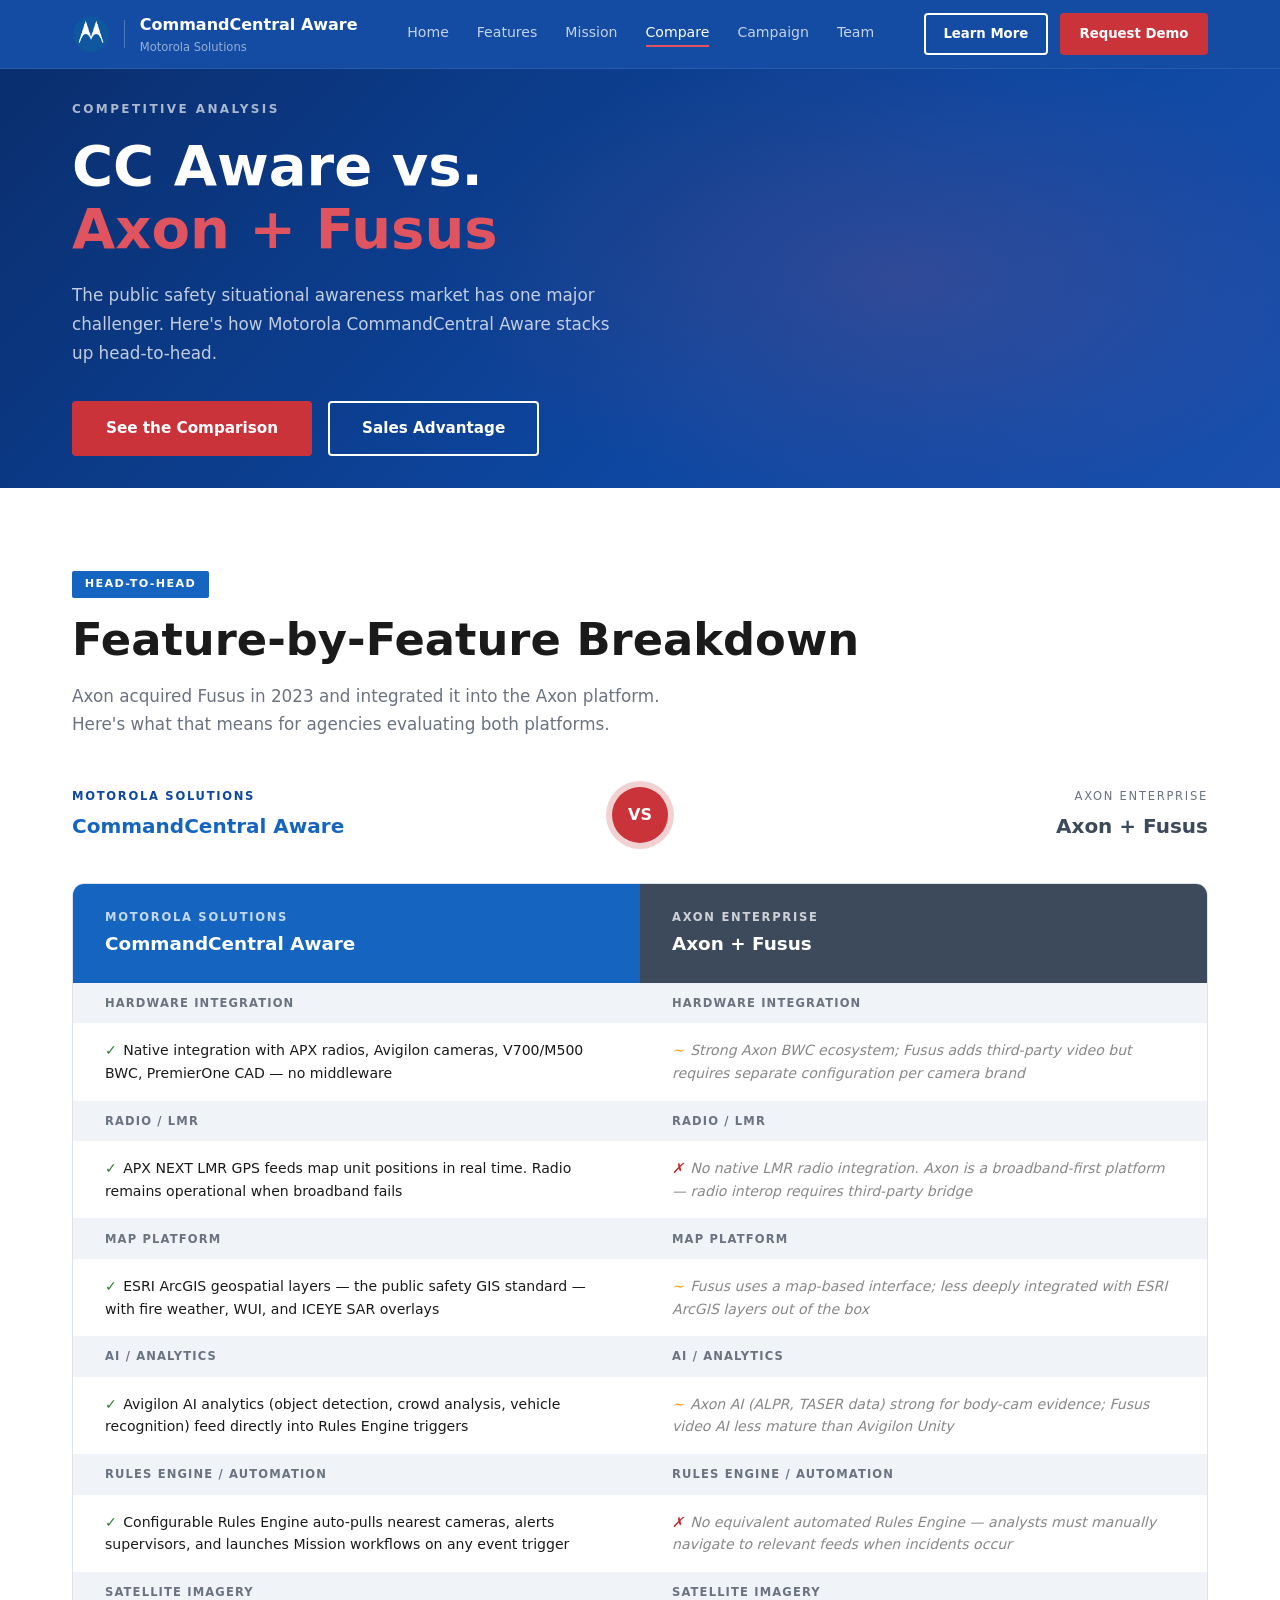
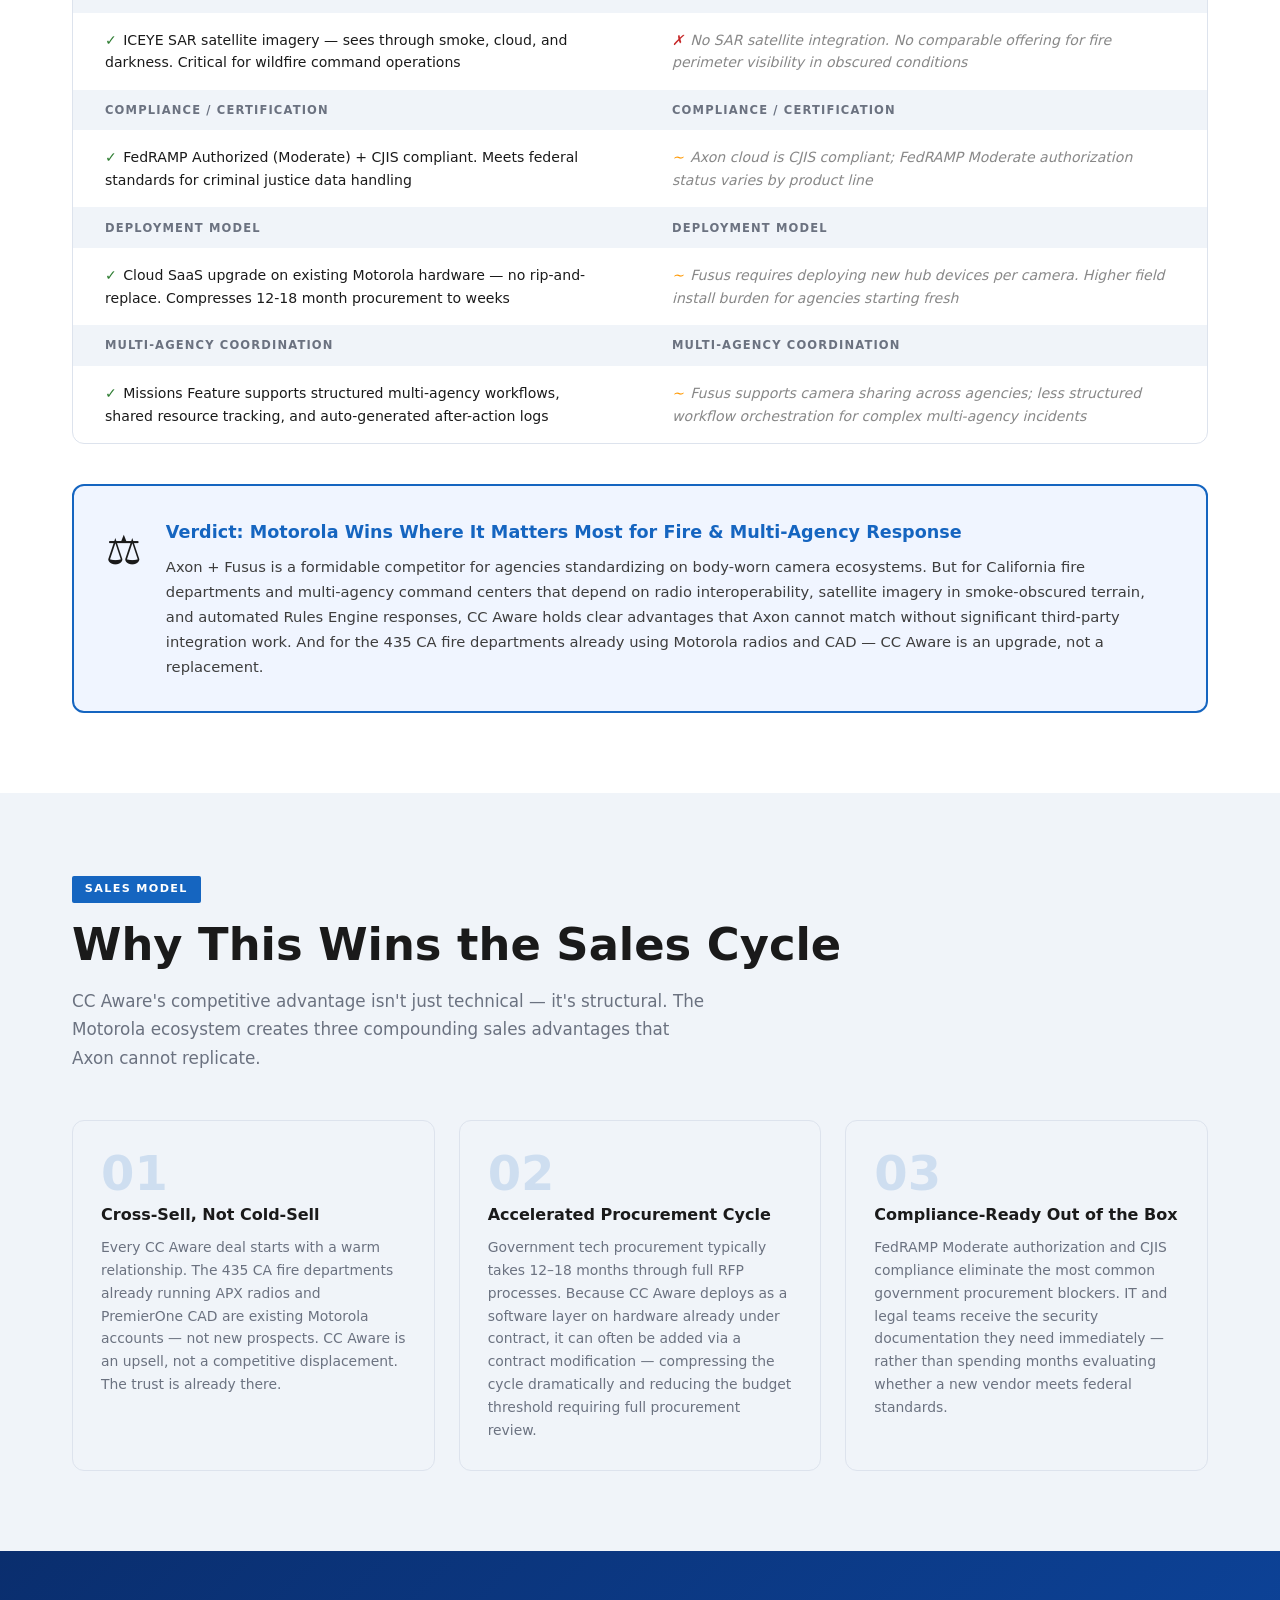
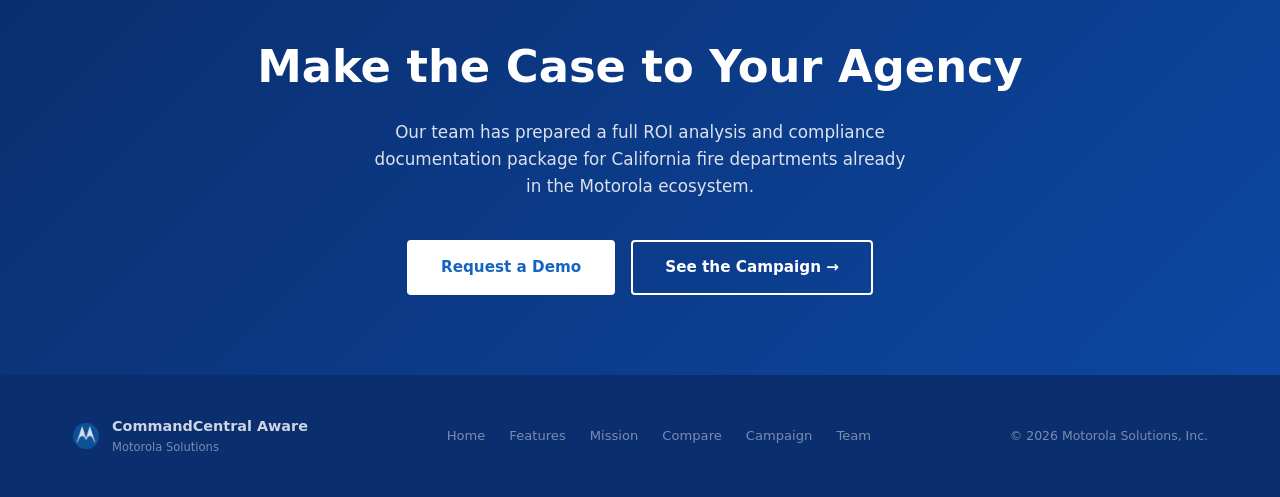
<file: compare.html>
<!DOCTYPE html>
<html lang="en">
<head>
  <meta charset="UTF-8" />
  <meta name="viewport" content="width=device-width, initial-scale=1.0" />
  <title>Compare — CC Aware | Motorola Solutions</title>
  <link rel="icon" type="image/png" href="img/motorola-logo.png" />
  <link rel="stylesheet" href="css/styles.css" />
  <style>
    .vs-header { display: grid; grid-template-columns: 1fr auto 1fr; gap: 1.5rem; align-items: center; margin-bottom: 2.5rem; }
    .vs-badge { width: 56px; height: 56px; border-radius: 50%; background: var(--red); color: white; display: flex; align-items: center; justify-content: center; font-weight: 900; font-size: 1rem; box-shadow: 0 0 0 6px rgba(183,28,28,.2); }
    .compare-full { display: grid; grid-template-columns: 1fr 1fr; gap: 0; border: 1px solid var(--border); border-radius: 12px; overflow: hidden; }
    .compare-col { }
    .compare-col-header { padding: 1.5rem 2rem; }
    .compare-col-header.msi  { background: var(--blue); color: white; }
    .compare-col-header.axon { background: #3d4a5c; color: white; }
    .compare-col-header h3 { font-size: .72rem; letter-spacing: .15em; text-transform: uppercase; opacity: .75; margin-bottom: .2rem; }
    .compare-col-header h2 { font-size: 1.15rem; font-weight: 700; }
    .compare-row { display: grid; grid-template-columns: 1fr 1fr; border-top: 1px solid var(--border); }
    .compare-cell { padding: 1rem 2rem; font-size: .88rem; }
    .compare-cell.head { background: var(--light); font-weight: 700; font-size: .72rem; text-transform: uppercase; letter-spacing: .1em; color: var(--gray); padding: .7rem 2rem; }
    .compare-cell.pro  { color: var(--dark); }
    .compare-cell.con  { color: #888; font-style: italic; }
    .compare-cell .check { color: #2e7d32; margin-right: .4rem; }
    .compare-cell .cross { color: #c62828; margin-right: .4rem; }
    .compare-cell .neutral { color: #ff9800; margin-right: .4rem; }
    .verdict-full { margin-top: 2.5rem; background: #f0f5ff; border: 2px solid var(--blue); border-radius: 12px; padding: 2rem; display: grid; grid-template-columns: auto 1fr; gap: 1.5rem; align-items: start; }
    .verdict-icon { font-size: 2.5rem; }
    .verdict-full h3 { font-size: 1.1rem; color: var(--blue); margin-bottom: .5rem; }
    .verdict-full p  { font-size: .92rem; color: var(--mid); line-height: 1.7; }
    .sales-grid { display: grid; grid-template-columns: repeat(3, 1fr); gap: 1.5rem; }
    .sales-card { border: 1px solid var(--border); border-radius: 12px; padding: 1.75rem; }
    .sales-card-num { font-size: 3rem; font-weight: 900; color: var(--blue); opacity: .15; line-height: 1; margin-bottom: .3rem; }
    .sales-card h4 { font-size: 1rem; font-weight: 700; margin-bottom: .5rem; }
    .sales-card p  { font-size: .87rem; color: var(--gray); line-height: 1.65; }
    @media (max-width: 760px) {
      .vs-header { grid-template-columns: 1fr; gap: .5rem; }
      .vs-badge { display: none; }
      .verdict-full { grid-template-columns: 1fr; }
      .sales-grid { grid-template-columns: 1fr; }

      /* Hide the desktop 2-col table entirely */
      .compare-full { display: none; }

      /* Mobile card comparison */
      .compare-mobile { display: block; }
      .cmp-category { font-size: .72rem; font-weight: 700; text-transform: uppercase; letter-spacing: .1em; color: var(--gray); background: var(--light); padding: .6rem 1rem; border-radius: 8px 8px 0 0; border: 1px solid var(--border); margin-top: 1.25rem; }
      .cmp-row { border: 1px solid var(--border); border-top: none; border-radius: 0 0 8px 8px; overflow: hidden; }
      .cmp-side { padding: 1rem 1.1rem; font-size: .9rem; }
      .cmp-side-label { font-size: .68rem; font-weight: 800; text-transform: uppercase; letter-spacing: .1em; margin-bottom: .3rem; }
      .cmp-side.msi  { background: #eef4ff; border-bottom: 1px solid var(--border); }
      .cmp-side.msi .cmp-side-label  { color: var(--blue); }
      .cmp-side.axon { background: #f7f8fa; }
      .cmp-side.axon .cmp-side-label { color: #3d4a5c; }
      .cmp-side .check  { color: #2e7d32; margin-right: .3rem; }
      .cmp-side .cross  { color: #c62828; margin-right: .3rem; }
      .cmp-side .neutral{ color: #ff9800; margin-right: .3rem; }
    }
    @media (min-width: 761px) {
      .compare-mobile { display: none; }
    }
  </style>
</head>
<body>

<nav>
  <div class="container nav-inner">
    <a href="index.html" class="nav-logo">
      <img src="img/motorola-logo.png" alt="Motorola Solutions" class="nav-logo-img" />
      <div class="nav-logo-divider"></div>
      <div><div class="nav-logo-text">CommandCentral Aware</div><div class="nav-logo-sub">Motorola Solutions</div></div>
    </a>
    <div class="nav-links">
      <a href="index.html">Home</a>
      <a href="features.html">Features</a>
      <a href="mission.html">Mission</a>
      <a href="compare.html" class="active">Compare</a>
      <a href="campaign.html">Campaign</a>
      <a href="team.html">Team</a>
    </div>
    <div class="nav-cta">
      <a href="campaign.html" class="btn btn--outline-white" style="padding:.5rem 1.1rem;font-size:.83rem;">Learn More</a>
      <a href="team.html#cta" class="btn btn--red" style="padding:.5rem 1.1rem;font-size:.83rem;">Request Demo</a>
    </div>
  </div>
</nav>

<div class="page-hero">
  <div class="container page-hero-inner">
    <div class="page-hero-eyebrow">Competitive Analysis</div>
    <h1>CC Aware vs.<br><span>Axon + Fusus</span></h1>
    <p>The public safety situational awareness market has one major challenger. Here's how Motorola CommandCentral Aware stacks up head-to-head.</p>
    <div class="page-hero-btns">
      <a href="#compare" class="btn btn--red">See the Comparison</a>
      <a href="#sales" class="btn btn--outline-white">Sales Advantage</a>
    </div>
  </div>
</div>

<!-- COMPARE TABLE -->
<section class="section" id="compare">
  <div class="container">
    <div class="tag">Head-to-Head</div>
    <h2 class="section-title">Feature-by-Feature Breakdown</h2>
    <p class="section-subtitle">Axon acquired Fusus in 2023 and integrated it into the Axon platform. Here's what that means for agencies evaluating both platforms.</p>

    <div class="vs-header">
      <div>
        <div style="font-size:.72rem;letter-spacing:.15em;text-transform:uppercase;color:var(--blue-dark);font-weight:700;margin-bottom:.3rem;">Motorola Solutions</div>
        <div style="font-size:1.25rem;font-weight:800;color:var(--blue);">CommandCentral Aware</div>
      </div>
      <div style="display:flex;justify-content:center;"><div class="vs-badge">VS</div></div>
      <div style="text-align:right;">
        <div style="font-size:.72rem;letter-spacing:.15em;text-transform:uppercase;color:var(--gray);margin-bottom:.3rem;">Axon Enterprise</div>
        <div style="font-size:1.25rem;font-weight:800;color:#3d4a5c;">Axon + Fusus</div>
      </div>
    </div>

    <div class="compare-full">
      <div class="compare-col-header msi"><h3>Motorola Solutions</h3><h2>CommandCentral Aware</h2></div>
      <div class="compare-col-header axon"><h3>Axon Enterprise</h3><h2>Axon + Fusus</h2></div>

      <div class="compare-cell head">Hardware Integration</div>
      <div class="compare-cell head">Hardware Integration</div>
      <div class="compare-cell pro"><span class="check">✓</span>Native integration with APX radios, Avigilon cameras, V700/M500 BWC, PremierOne CAD — no middleware</div>
      <div class="compare-cell con"><span class="neutral">~</span>Strong Axon BWC ecosystem; Fusus adds third-party video but requires separate configuration per camera brand</div>

      <div class="compare-cell head">Radio / LMR</div>
      <div class="compare-cell head">Radio / LMR</div>
      <div class="compare-cell pro"><span class="check">✓</span>APX NEXT LMR GPS feeds map unit positions in real time. Radio remains operational when broadband fails</div>
      <div class="compare-cell con"><span class="cross">✗</span>No native LMR radio integration. Axon is a broadband-first platform — radio interop requires third-party bridge</div>

      <div class="compare-cell head">Map Platform</div>
      <div class="compare-cell head">Map Platform</div>
      <div class="compare-cell pro"><span class="check">✓</span>ESRI ArcGIS geospatial layers — the public safety GIS standard — with fire weather, WUI, and ICEYE SAR overlays</div>
      <div class="compare-cell con"><span class="neutral">~</span>Fusus uses a map-based interface; less deeply integrated with ESRI ArcGIS layers out of the box</div>

      <div class="compare-cell head">AI / Analytics</div>
      <div class="compare-cell head">AI / Analytics</div>
      <div class="compare-cell pro"><span class="check">✓</span>Avigilon AI analytics (object detection, crowd analysis, vehicle recognition) feed directly into Rules Engine triggers</div>
      <div class="compare-cell con"><span class="neutral">~</span>Axon AI (ALPR, TASER data) strong for body-cam evidence; Fusus video AI less mature than Avigilon Unity</div>

      <div class="compare-cell head">Rules Engine / Automation</div>
      <div class="compare-cell head">Rules Engine / Automation</div>
      <div class="compare-cell pro"><span class="check">✓</span>Configurable Rules Engine auto-pulls nearest cameras, alerts supervisors, and launches Mission workflows on any event trigger</div>
      <div class="compare-cell con"><span class="cross">✗</span>No equivalent automated Rules Engine — analysts must manually navigate to relevant feeds when incidents occur</div>

      <div class="compare-cell head">Satellite Imagery</div>
      <div class="compare-cell head">Satellite Imagery</div>
      <div class="compare-cell pro"><span class="check">✓</span>ICEYE SAR satellite imagery — sees through smoke, cloud, and darkness. Critical for wildfire command operations</div>
      <div class="compare-cell con"><span class="cross">✗</span>No SAR satellite integration. No comparable offering for fire perimeter visibility in obscured conditions</div>

      <div class="compare-cell head">Compliance / Certification</div>
      <div class="compare-cell head">Compliance / Certification</div>
      <div class="compare-cell pro"><span class="check">✓</span>FedRAMP Authorized (Moderate) + CJIS compliant. Meets federal standards for criminal justice data handling</div>
      <div class="compare-cell con"><span class="neutral">~</span>Axon cloud is CJIS compliant; FedRAMP Moderate authorization status varies by product line</div>

      <div class="compare-cell head">Deployment Model</div>
      <div class="compare-cell head">Deployment Model</div>
      <div class="compare-cell pro"><span class="check">✓</span>Cloud SaaS upgrade on existing Motorola hardware — no rip-and-replace. Compresses 12-18 month procurement to weeks</div>
      <div class="compare-cell con"><span class="neutral">~</span>Fusus requires deploying new hub devices per camera. Higher field install burden for agencies starting fresh</div>

      <div class="compare-cell head">Multi-Agency Coordination</div>
      <div class="compare-cell head">Multi-Agency Coordination</div>
      <div class="compare-cell pro"><span class="check">✓</span>Missions Feature supports structured multi-agency workflows, shared resource tracking, and auto-generated after-action logs</div>
      <div class="compare-cell con"><span class="neutral">~</span>Fusus supports camera sharing across agencies; less structured workflow orchestration for complex multi-agency incidents</div>
    </div>

    <!-- MOBILE VERSION -->
    <div class="compare-mobile">
      <div class="cmp-category">Hardware Integration</div>
      <div class="cmp-row">
        <div class="cmp-side msi"><div class="cmp-side-label">Motorola CC Aware</div><span class="check">✓</span>Native integration with APX radios, Avigilon cameras, V700/M500 BWC, PremierOne CAD — no middleware</div>
        <div class="cmp-side axon"><div class="cmp-side-label">Axon + Fusus</div><span class="neutral">~</span>Strong BWC ecosystem; Fusus adds third-party video but requires per-brand configuration</div>
      </div>
      <div class="cmp-category">Radio / LMR</div>
      <div class="cmp-row">
        <div class="cmp-side msi"><div class="cmp-side-label">Motorola CC Aware</div><span class="check">✓</span>APX NEXT GPS feeds unit positions in real time. Radio stays live when broadband fails</div>
        <div class="cmp-side axon"><div class="cmp-side-label">Axon + Fusus</div><span class="cross">✗</span>No native LMR radio integration — requires a third-party bridge</div>
      </div>
      <div class="cmp-category">Map Platform</div>
      <div class="cmp-row">
        <div class="cmp-side msi"><div class="cmp-side-label">Motorola CC Aware</div><span class="check">✓</span>ESRI ArcGIS layers with fire weather, WUI, and ICEYE SAR overlays</div>
        <div class="cmp-side axon"><div class="cmp-side-label">Axon + Fusus</div><span class="neutral">~</span>Map-based interface, less integrated with ArcGIS out of the box</div>
      </div>
      <div class="cmp-category">Rules Engine / Automation</div>
      <div class="cmp-row">
        <div class="cmp-side msi"><div class="cmp-side-label">Motorola CC Aware</div><span class="check">✓</span>Auto-pulls nearest cameras, alerts supervisors, launches Missions — on any trigger</div>
        <div class="cmp-side axon"><div class="cmp-side-label">Axon + Fusus</div><span class="cross">✗</span>No equivalent automated Rules Engine — analysts navigate manually</div>
      </div>
      <div class="cmp-category">Satellite Imagery</div>
      <div class="cmp-row">
        <div class="cmp-side msi"><div class="cmp-side-label">Motorola CC Aware</div><span class="check">✓</span>ICEYE SAR — sees through smoke, cloud &amp; darkness for wildfire command</div>
        <div class="cmp-side axon"><div class="cmp-side-label">Axon + Fusus</div><span class="cross">✗</span>No SAR satellite integration</div>
      </div>
      <div class="cmp-category">Compliance</div>
      <div class="cmp-row">
        <div class="cmp-side msi"><div class="cmp-side-label">Motorola CC Aware</div><span class="check">✓</span>FedRAMP Authorized (Moderate) + CJIS compliant</div>
        <div class="cmp-side axon"><div class="cmp-side-label">Axon + Fusus</div><span class="neutral">~</span>CJIS compliant; FedRAMP status varies by product line</div>
      </div>
      <div class="cmp-category">Deployment</div>
      <div class="cmp-row">
        <div class="cmp-side msi"><div class="cmp-side-label">Motorola CC Aware</div><span class="check">✓</span>Cloud SaaS added to existing Motorola hardware — no rip-and-replace</div>
        <div class="cmp-side axon"><div class="cmp-side-label">Axon + Fusus</div><span class="neutral">~</span>Requires new hub devices per camera — higher install burden</div>
      </div>
      <div class="cmp-category">Multi-Agency Coordination</div>
      <div class="cmp-row">
        <div class="cmp-side msi"><div class="cmp-side-label">Motorola CC Aware</div><span class="check">✓</span>Missions Feature with shared tracking and auto after-action logs</div>
        <div class="cmp-side axon"><div class="cmp-side-label">Axon + Fusus</div><span class="neutral">~</span>Camera sharing across agencies; less structured workflow orchestration</div>
      </div>
    </div>

    <div class="verdict-full">
      <div class="verdict-icon">⚖️</div>
      <div>
        <h3>Verdict: Motorola Wins Where It Matters Most for Fire &amp; Multi-Agency Response</h3>
        <p>Axon + Fusus is a formidable competitor for agencies standardizing on body-worn camera ecosystems. But for California fire departments and multi-agency command centers that depend on radio interoperability, satellite imagery in smoke-obscured terrain, and automated Rules Engine responses, CC Aware holds clear advantages that Axon cannot match without significant third-party integration work. And for the 435 CA fire departments already using Motorola radios and CAD — CC Aware is an upgrade, not a replacement.</p>
      </div>
    </div>
  </div>
</section>

<!-- SALES MODEL -->
<section class="section section--light" id="sales">
  <div class="container">
    <div class="tag">Sales Model</div>
    <h2 class="section-title">Why This Wins the Sales Cycle</h2>
    <p class="section-subtitle">CC Aware's competitive advantage isn't just technical — it's structural. The Motorola ecosystem creates three compounding sales advantages that Axon cannot replicate.</p>
    <div class="sales-grid">
      <div class="sales-card">
        <div class="sales-card-num">01</div>
        <h4>Cross-Sell, Not Cold-Sell</h4>
        <p>Every CC Aware deal starts with a warm relationship. The 435 CA fire departments already running APX radios and PremierOne CAD are existing Motorola accounts — not new prospects. CC Aware is an upsell, not a competitive displacement. The trust is already there.</p>
      </div>
      <div class="sales-card">
        <div class="sales-card-num">02</div>
        <h4>Accelerated Procurement Cycle</h4>
        <p>Government tech procurement typically takes 12–18 months through full RFP processes. Because CC Aware deploys as a software layer on hardware already under contract, it can often be added via a contract modification — compressing the cycle dramatically and reducing the budget threshold requiring full procurement review.</p>
      </div>
      <div class="sales-card">
        <div class="sales-card-num">03</div>
        <h4>Compliance-Ready Out of the Box</h4>
        <p>FedRAMP Moderate authorization and CJIS compliance eliminate the most common government procurement blockers. IT and legal teams receive the security documentation they need immediately — rather than spending months evaluating whether a new vendor meets federal standards.</p>
      </div>
    </div>
  </div>
</section>

<section class="cta-section">
  <div class="container">
    <h2>Make the Case to Your Agency</h2>
    <p>Our team has prepared a full ROI analysis and compliance documentation package for California fire departments already in the Motorola ecosystem.</p>
    <div class="cta-btns">
      <a href="team.html#cta" class="btn btn--white">Request a Demo</a>
      <a href="campaign.html" class="btn btn--outline-white">See the Campaign →</a>
    </div>
  </div>
</section>

<footer>
  <div class="container footer-inner">
    <div class="footer-logo"><img src="img/motorola-logo.png" alt="Motorola Solutions" class="footer-logo-img" /><div><div style="color:rgba(255,255,255,.8);font-weight:700;font-size:.9rem;">CommandCentral Aware</div><div style="font-size:.72rem;">Motorola Solutions</div></div></div>
    <div class="footer-links">
      <a href="index.html">Home</a><a href="features.html">Features</a><a href="mission.html">Mission</a>
      <a href="compare.html">Compare</a><a href="campaign.html">Campaign</a><a href="team.html">Team</a>
    </div>
    <div class="footer-copy">© 2026 Motorola Solutions, Inc.</div>
  </div>
</footer>

<nav class="mobile-nav">
  <div class="mobile-nav-inner">
    <a href="index.html" class="mobile-nav-item">
      <svg viewBox="0 0 24 24"><path d="M3 9l9-7 9 7v11a2 2 0 0 1-2 2H5a2 2 0 0 1-2-2z"/><polyline points="9 22 9 12 15 12 15 22"/></svg>Home
    </a>
    <a href="features.html" class="mobile-nav-item">
      <svg viewBox="0 0 24 24"><polyline points="22 12 18 12 15 21 9 3 6 12 2 12"/></svg>Features
    </a>
    <a href="mission.html" class="mobile-nav-item">
      <svg viewBox="0 0 24 24"><circle cx="12" cy="12" r="10"/><polyline points="12 6 12 12 16 14"/></svg>Mission
    </a>
    <a href="compare.html" class="mobile-nav-item active">
      <svg viewBox="0 0 24 24"><line x1="18" y1="20" x2="18" y2="10"/><line x1="12" y1="20" x2="12" y2="4"/><line x1="6" y1="20" x2="6" y2="14"/></svg>Compare
    </a>
    <a href="campaign.html" class="mobile-nav-item">
      <svg viewBox="0 0 24 24"><polygon points="12 2 15.09 8.26 22 9.27 17 14.14 18.18 21.02 12 17.77 5.82 21.02 7 14.14 2 9.27 8.91 8.26 12 2"/></svg>Campaign
    </a>
    <a href="team.html" class="mobile-nav-item">
      <svg viewBox="0 0 24 24"><path d="M17 21v-2a4 4 0 0 0-4-4H5a4 4 0 0 0-4 4v2"/><circle cx="9" cy="7" r="4"/><path d="M23 21v-2a4 4 0 0 0-3-3.87"/><path d="M16 3.13a4 4 0 0 1 0 7.75"/></svg>Team
    </a>
  </div>
</nav>

</body>
</html>
</file>
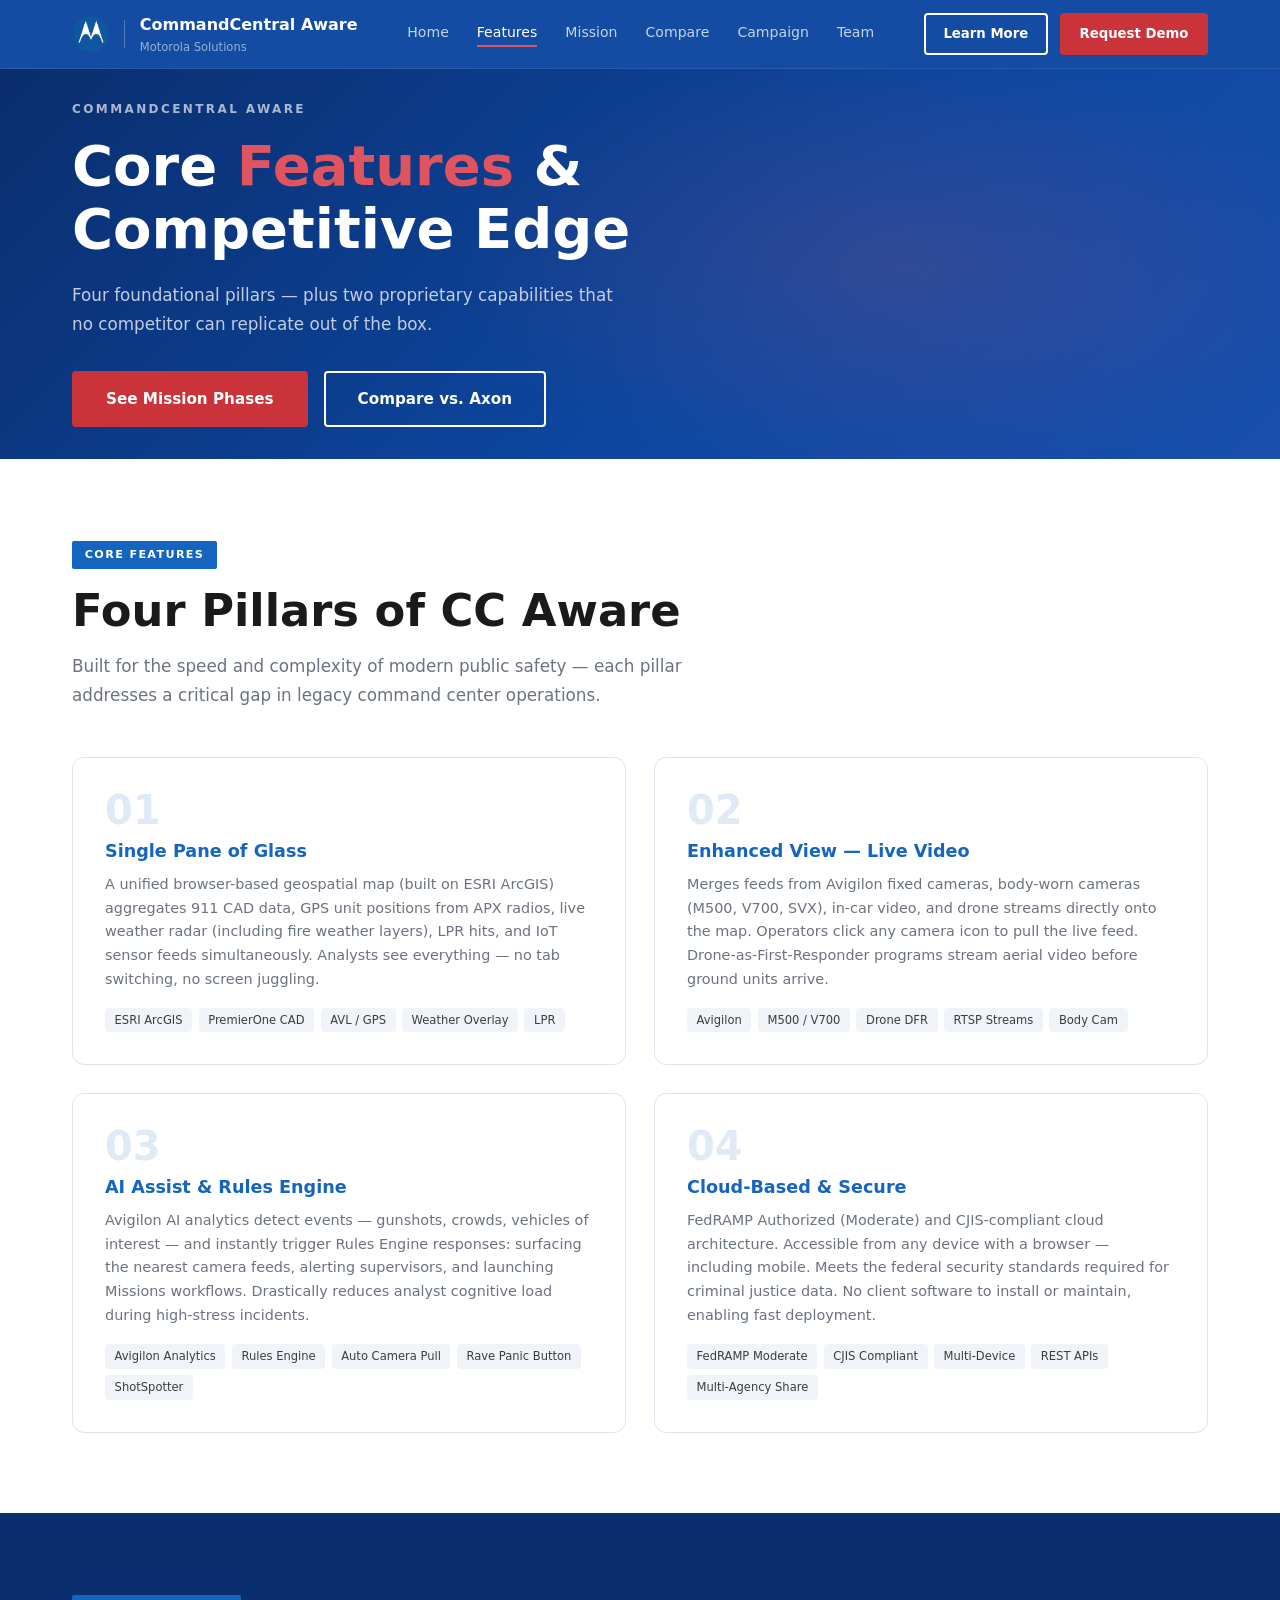
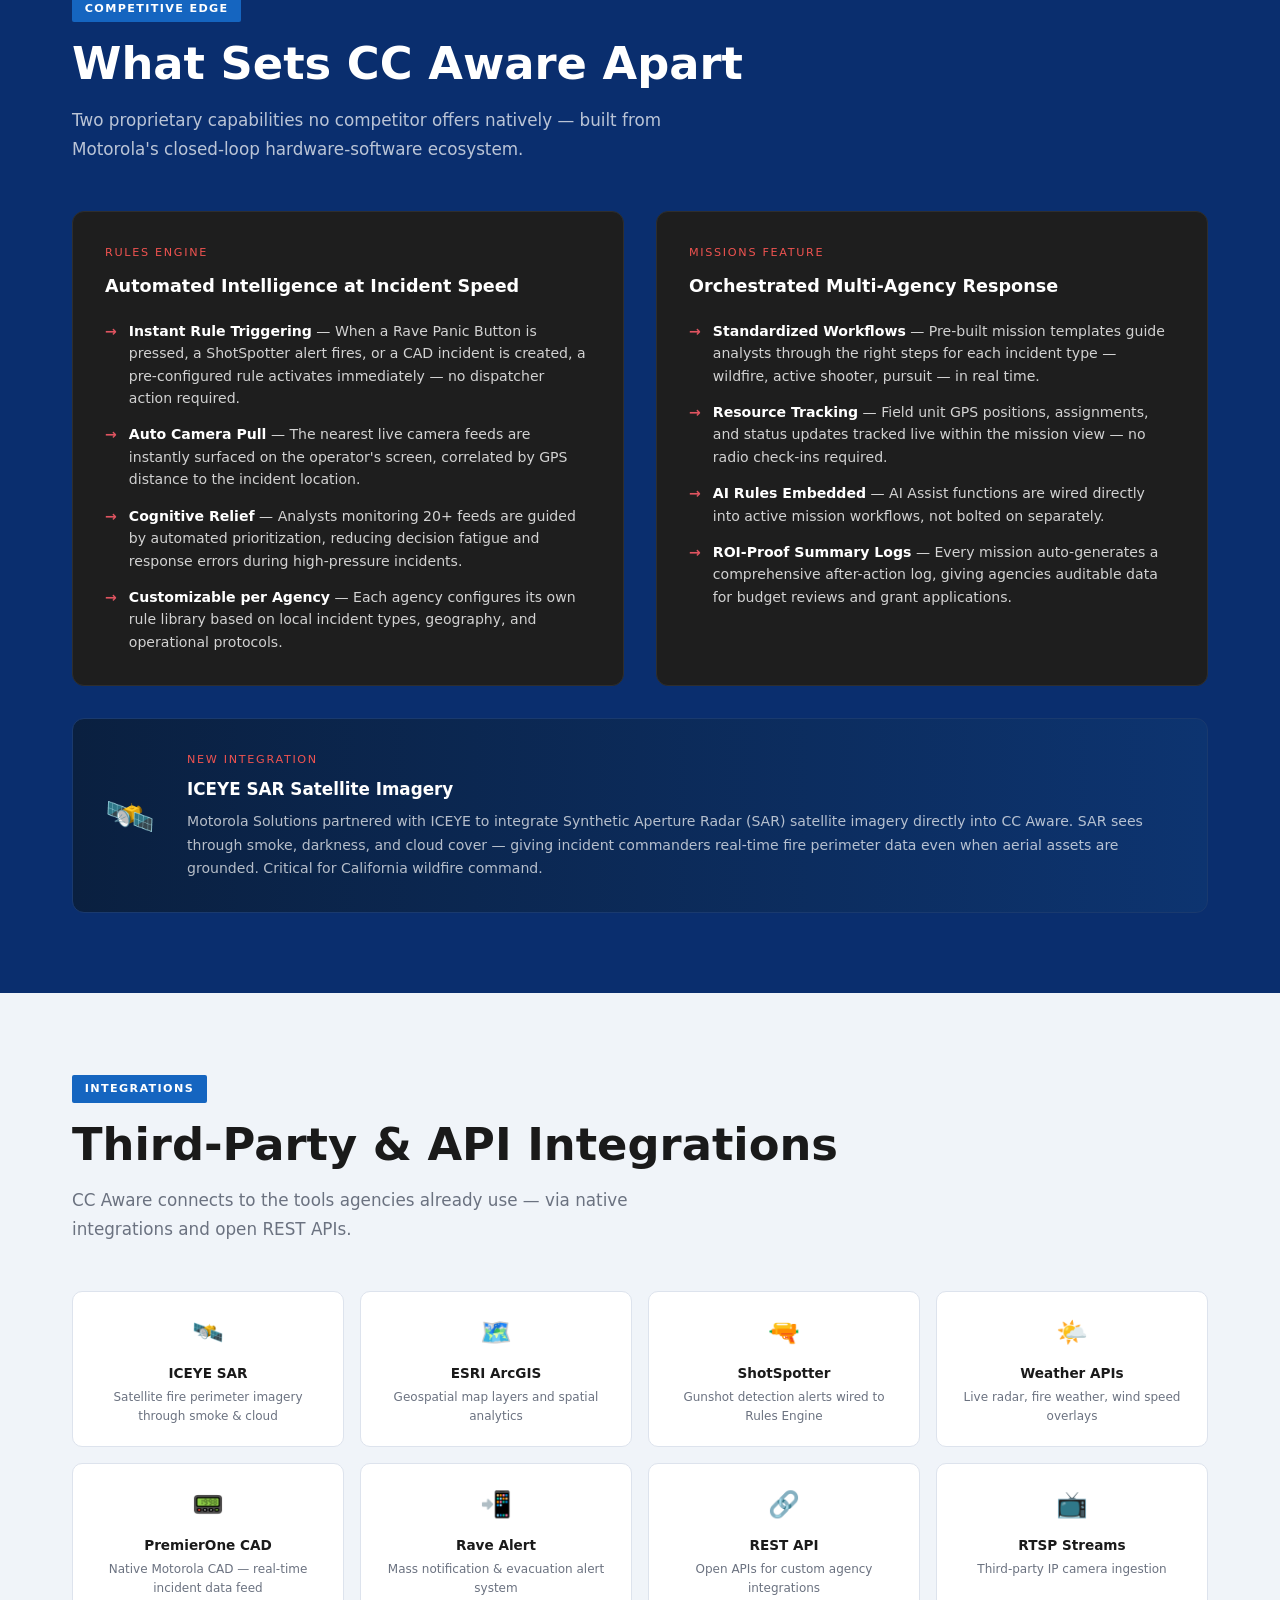
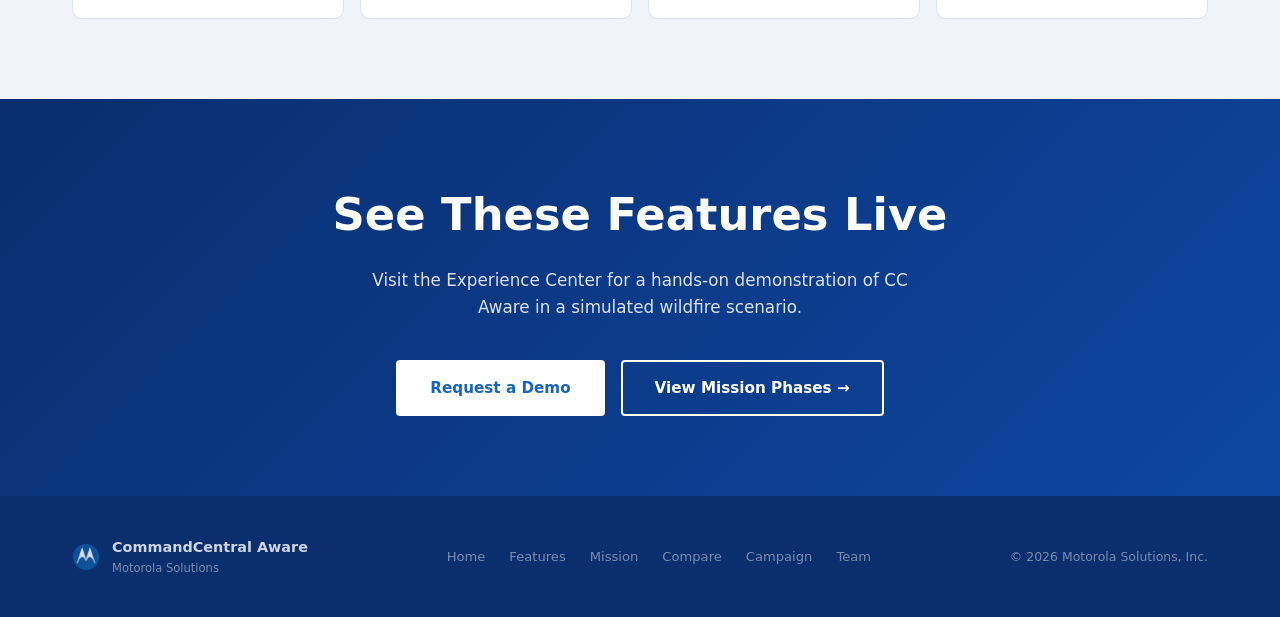
<file: features.html>
<!DOCTYPE html>
<html lang="en">
<head>
  <meta charset="UTF-8" />
  <meta name="viewport" content="width=device-width, initial-scale=1.0" />
  <title>Features — CC Aware | Motorola Solutions</title>
  <link rel="icon" type="image/png" href="img/motorola-logo.png" />
  <link rel="stylesheet" href="css/styles.css" />
  <style>
    .features-grid { display: grid; grid-template-columns: repeat(2, 1fr); gap: 1.75rem; }
    .edge-grid { display: grid; grid-template-columns: 1fr 1fr; gap: 2rem; }
    .edge-card { background: #1e1e1e; border: 1px solid #2e2e2e; border-radius: 12px; padding: 2rem; }
    .edge-label { font-size: .7rem; letter-spacing: .15em; text-transform: uppercase; color: #ef5350; margin-bottom: .6rem; }
    .edge-card h3 { color: var(--white); margin-bottom: 1.25rem; font-size: 1.1rem; }
    .edge-list { list-style: none; display: flex; flex-direction: column; gap: .85rem; }
    .edge-list li { display: flex; gap: .75rem; align-items: flex-start; font-size: .88rem; color: rgba(255,255,255,.8); }
    .edge-list li .arr { color: var(--red-light); font-weight: 700; flex-shrink: 0; }
    .iceye-callout { margin-top: 2rem; background: linear-gradient(90deg,#0a2040,#0d3470); border: 1px solid #1a3a6e; border-radius: 12px; padding: 2rem; display: flex; gap: 2rem; align-items: center; flex-wrap: wrap; }
    .int-grid { display: grid; grid-template-columns: repeat(4, 1fr); gap: 1rem; }
    .int-card { background: var(--white); border: 1px solid var(--border); border-radius: 10px; padding: 1.25rem; text-align: center; }
    .int-card .int-icon { font-size: 1.6rem; margin-bottom: .6rem; }
    .int-card h5 { font-size: .85rem; font-weight: 600; margin-bottom: .2rem; }
    .int-card p  { font-size: .75rem; color: var(--gray); }
    @media (max-width: 900px) {
      .features-grid, .edge-grid { grid-template-columns: 1fr; }
      .int-grid { grid-template-columns: repeat(2,1fr); }
    }
    @media (max-width: 540px) { .int-grid { grid-template-columns: 1fr; } }
  </style>
</head>
<body>

<nav>
  <div class="container nav-inner">
    <a href="index.html" class="nav-logo">
      <img src="img/motorola-logo.png" alt="Motorola Solutions" class="nav-logo-img" />
      <div class="nav-logo-divider"></div>
      <div><div class="nav-logo-text">CommandCentral Aware</div><div class="nav-logo-sub">Motorola Solutions</div></div>
    </a>
    <div class="nav-links">
      <a href="index.html">Home</a>
      <a href="features.html" class="active">Features</a>
      <a href="mission.html">Mission</a>
      <a href="compare.html">Compare</a>
      <a href="campaign.html">Campaign</a>
      <a href="team.html">Team</a>
    </div>
    <div class="nav-cta">
      <a href="campaign.html" class="btn btn--outline-white" style="padding:.5rem 1.1rem;font-size:.83rem;">Learn More</a>
      <a href="team.html#cta" class="btn btn--red" style="padding:.5rem 1.1rem;font-size:.83rem;">Request Demo</a>
    </div>
  </div>
</nav>

<!-- PAGE HERO -->
<div class="page-hero">
  <div class="container page-hero-inner">
    <div class="page-hero-eyebrow">CommandCentral Aware</div>
    <h1>Core <span>Features</span> &amp;<br>Competitive Edge</h1>
    <p>Four foundational pillars — plus two proprietary capabilities that no competitor can replicate out of the box.</p>
    <div class="page-hero-btns">
      <a href="mission.html" class="btn btn--red">See Mission Phases</a>
      <a href="compare.html" class="btn btn--outline-white">Compare vs. Axon</a>
    </div>
  </div>
</div>

<!-- CORE FEATURES -->
<section class="section">
  <div class="container">
    <div class="tag">Core Features</div>
    <h2 class="section-title">Four Pillars of CC Aware</h2>
    <p class="section-subtitle">Built for the speed and complexity of modern public safety — each pillar addresses a critical gap in legacy command center operations.</p>
    <div class="features-grid">
      <div class="feature-card">
        <div class="feature-num">01</div>
        <h3>Single Pane of Glass</h3>
        <p>A unified browser-based geospatial map (built on ESRI ArcGIS) aggregates 911 CAD data, GPS unit positions from APX radios, live weather radar (including fire weather layers), LPR hits, and IoT sensor feeds simultaneously. Analysts see everything — no tab switching, no screen juggling.</p>
        <div class="feature-tags">
          <span class="ftag">ESRI ArcGIS</span><span class="ftag">PremierOne CAD</span><span class="ftag">AVL / GPS</span><span class="ftag">Weather Overlay</span><span class="ftag">LPR</span>
        </div>
      </div>
      <div class="feature-card">
        <div class="feature-num">02</div>
        <h3>Enhanced View — Live Video</h3>
        <p>Merges feeds from Avigilon fixed cameras, body-worn cameras (M500, V700, SVX), in-car video, and drone streams directly onto the map. Operators click any camera icon to pull the live feed. Drone-as-First-Responder programs stream aerial video before ground units arrive.</p>
        <div class="feature-tags">
          <span class="ftag">Avigilon</span><span class="ftag">M500 / V700</span><span class="ftag">Drone DFR</span><span class="ftag">RTSP Streams</span><span class="ftag">Body Cam</span>
        </div>
      </div>
      <div class="feature-card">
        <div class="feature-num">03</div>
        <h3>AI Assist &amp; Rules Engine</h3>
        <p>Avigilon AI analytics detect events — gunshots, crowds, vehicles of interest — and instantly trigger Rules Engine responses: surfacing the nearest camera feeds, alerting supervisors, and launching Missions workflows. Drastically reduces analyst cognitive load during high-stress incidents.</p>
        <div class="feature-tags">
          <span class="ftag">Avigilon Analytics</span><span class="ftag">Rules Engine</span><span class="ftag">Auto Camera Pull</span><span class="ftag">Rave Panic Button</span><span class="ftag">ShotSpotter</span>
        </div>
      </div>
      <div class="feature-card">
        <div class="feature-num">04</div>
        <h3>Cloud-Based &amp; Secure</h3>
        <p>FedRAMP Authorized (Moderate) and CJIS-compliant cloud architecture. Accessible from any device with a browser — including mobile. Meets the federal security standards required for criminal justice data. No client software to install or maintain, enabling fast deployment.</p>
        <div class="feature-tags">
          <span class="ftag">FedRAMP Moderate</span><span class="ftag">CJIS Compliant</span><span class="ftag">Multi-Device</span><span class="ftag">REST APIs</span><span class="ftag">Multi-Agency Share</span>
        </div>
      </div>
    </div>
  </div>
</section>

<!-- COMPETITIVE EDGE -->
<section class="section section--dark">
  <div class="container">
    <div class="tag">Competitive Edge</div>
    <h2 class="section-title" style="color:var(--white);">What Sets CC Aware Apart</h2>
    <p class="section-subtitle">Two proprietary capabilities no competitor offers natively — built from Motorola's closed-loop hardware-software ecosystem.</p>
    <div class="edge-grid">
      <div class="edge-card">
        <div class="edge-label">Rules Engine</div>
        <h3>Automated Intelligence at Incident Speed</h3>
        <ul class="edge-list">
          <li><span class="arr">→</span><span><strong style="color:white;">Instant Rule Triggering</strong> — When a Rave Panic Button is pressed, a ShotSpotter alert fires, or a CAD incident is created, a pre-configured rule activates immediately — no dispatcher action required.</span></li>
          <li><span class="arr">→</span><span><strong style="color:white;">Auto Camera Pull</strong> — The nearest live camera feeds are instantly surfaced on the operator's screen, correlated by GPS distance to the incident location.</span></li>
          <li><span class="arr">→</span><span><strong style="color:white;">Cognitive Relief</strong> — Analysts monitoring 20+ feeds are guided by automated prioritization, reducing decision fatigue and response errors during high-pressure incidents.</span></li>
          <li><span class="arr">→</span><span><strong style="color:white;">Customizable per Agency</strong> — Each agency configures its own rule library based on local incident types, geography, and operational protocols.</span></li>
        </ul>
      </div>
      <div class="edge-card">
        <div class="edge-label">Missions Feature</div>
        <h3>Orchestrated Multi-Agency Response</h3>
        <ul class="edge-list">
          <li><span class="arr">→</span><span><strong style="color:white;">Standardized Workflows</strong> — Pre-built mission templates guide analysts through the right steps for each incident type — wildfire, active shooter, pursuit — in real time.</span></li>
          <li><span class="arr">→</span><span><strong style="color:white;">Resource Tracking</strong> — Field unit GPS positions, assignments, and status updates tracked live within the mission view — no radio check-ins required.</span></li>
          <li><span class="arr">→</span><span><strong style="color:white;">AI Rules Embedded</strong> — AI Assist functions are wired directly into active mission workflows, not bolted on separately.</span></li>
          <li><span class="arr">→</span><span><strong style="color:white;">ROI-Proof Summary Logs</strong> — Every mission auto-generates a comprehensive after-action log, giving agencies auditable data for budget reviews and grant applications.</span></li>
        </ul>
      </div>
    </div>

    <div class="iceye-callout">
      <div style="font-size:2.5rem;">🛰️</div>
      <div style="flex:1;min-width:240px;">
        <div style="font-size:.7rem;letter-spacing:.15em;text-transform:uppercase;color:#ef5350;margin-bottom:.4rem;">New Integration</div>
        <h4 style="color:white;font-size:1.05rem;margin-bottom:.5rem;">ICEYE SAR Satellite Imagery</h4>
        <p style="color:rgba(255,255,255,.7);font-size:.88rem;line-height:1.65;">Motorola Solutions partnered with ICEYE to integrate Synthetic Aperture Radar (SAR) satellite imagery directly into CC Aware. SAR sees through smoke, darkness, and cloud cover — giving incident commanders real-time fire perimeter data even when aerial assets are grounded. Critical for California wildfire command.</p>
      </div>
    </div>
  </div>
</section>

<!-- INTEGRATIONS -->
<section class="section section--light" id="integrations">
  <div class="container">
    <div class="tag">Integrations</div>
    <h2 class="section-title">Third-Party &amp; API Integrations</h2>
    <p class="section-subtitle">CC Aware connects to the tools agencies already use — via native integrations and open REST APIs.</p>
    <div class="int-grid">
      <div class="int-card"><div class="int-icon">🛰️</div><h5>ICEYE SAR</h5><p>Satellite fire perimeter imagery through smoke &amp; cloud</p></div>
      <div class="int-card"><div class="int-icon">🗺️</div><h5>ESRI ArcGIS</h5><p>Geospatial map layers and spatial analytics</p></div>
      <div class="int-card"><div class="int-icon">🔫</div><h5>ShotSpotter</h5><p>Gunshot detection alerts wired to Rules Engine</p></div>
      <div class="int-card"><div class="int-icon">🌤️</div><h5>Weather APIs</h5><p>Live radar, fire weather, wind speed overlays</p></div>
      <div class="int-card"><div class="int-icon">📟</div><h5>PremierOne CAD</h5><p>Native Motorola CAD — real-time incident data feed</p></div>
      <div class="int-card"><div class="int-icon">📲</div><h5>Rave Alert</h5><p>Mass notification &amp; evacuation alert system</p></div>
      <div class="int-card"><div class="int-icon">🔗</div><h5>REST API</h5><p>Open APIs for custom agency integrations</p></div>
      <div class="int-card"><div class="int-icon">📺</div><h5>RTSP Streams</h5><p>Third-party IP camera ingestion</p></div>
    </div>
  </div>
</section>

<section class="cta-section">
  <div class="container">
    <h2>See These Features Live</h2>
    <p>Visit the Experience Center for a hands-on demonstration of CC Aware in a simulated wildfire scenario.</p>
    <div class="cta-btns">
      <a href="team.html#cta" class="btn btn--white">Request a Demo</a>
      <a href="mission.html" class="btn btn--outline-white">View Mission Phases →</a>
    </div>
  </div>
</section>

<footer>
  <div class="container footer-inner">
    <div class="footer-logo"><img src="img/motorola-logo.png" alt="Motorola Solutions" class="footer-logo-img" /><div><div style="color:rgba(255,255,255,.8);font-weight:700;font-size:.9rem;">CommandCentral Aware</div><div style="font-size:.72rem;">Motorola Solutions</div></div></div>
    <div class="footer-links">
      <a href="index.html">Home</a><a href="features.html">Features</a><a href="mission.html">Mission</a>
      <a href="compare.html">Compare</a><a href="campaign.html">Campaign</a><a href="team.html">Team</a>
    </div>
    <div class="footer-copy">© 2026 Motorola Solutions, Inc.</div>
  </div>
</footer>

<nav class="mobile-nav">
  <div class="mobile-nav-inner">
    <a href="index.html" class="mobile-nav-item">
      <svg viewBox="0 0 24 24"><path d="M3 9l9-7 9 7v11a2 2 0 0 1-2 2H5a2 2 0 0 1-2-2z"/><polyline points="9 22 9 12 15 12 15 22"/></svg>Home
    </a>
    <a href="features.html" class="mobile-nav-item active">
      <svg viewBox="0 0 24 24"><polyline points="22 12 18 12 15 21 9 3 6 12 2 12"/></svg>Features
    </a>
    <a href="mission.html" class="mobile-nav-item">
      <svg viewBox="0 0 24 24"><circle cx="12" cy="12" r="10"/><polyline points="12 6 12 12 16 14"/></svg>Mission
    </a>
    <a href="compare.html" class="mobile-nav-item">
      <svg viewBox="0 0 24 24"><line x1="18" y1="20" x2="18" y2="10"/><line x1="12" y1="20" x2="12" y2="4"/><line x1="6" y1="20" x2="6" y2="14"/></svg>Compare
    </a>
    <a href="campaign.html" class="mobile-nav-item">
      <svg viewBox="0 0 24 24"><polygon points="12 2 15.09 8.26 22 9.27 17 14.14 18.18 21.02 12 17.77 5.82 21.02 7 14.14 2 9.27 8.91 8.26 12 2"/></svg>Campaign
    </a>
    <a href="team.html" class="mobile-nav-item">
      <svg viewBox="0 0 24 24"><path d="M17 21v-2a4 4 0 0 0-4-4H5a4 4 0 0 0-4 4v2"/><circle cx="9" cy="7" r="4"/><path d="M23 21v-2a4 4 0 0 0-3-3.87"/><path d="M16 3.13a4 4 0 0 1 0 7.75"/></svg>Team
    </a>
  </div>
</nav>

</body>
</html>
</file>
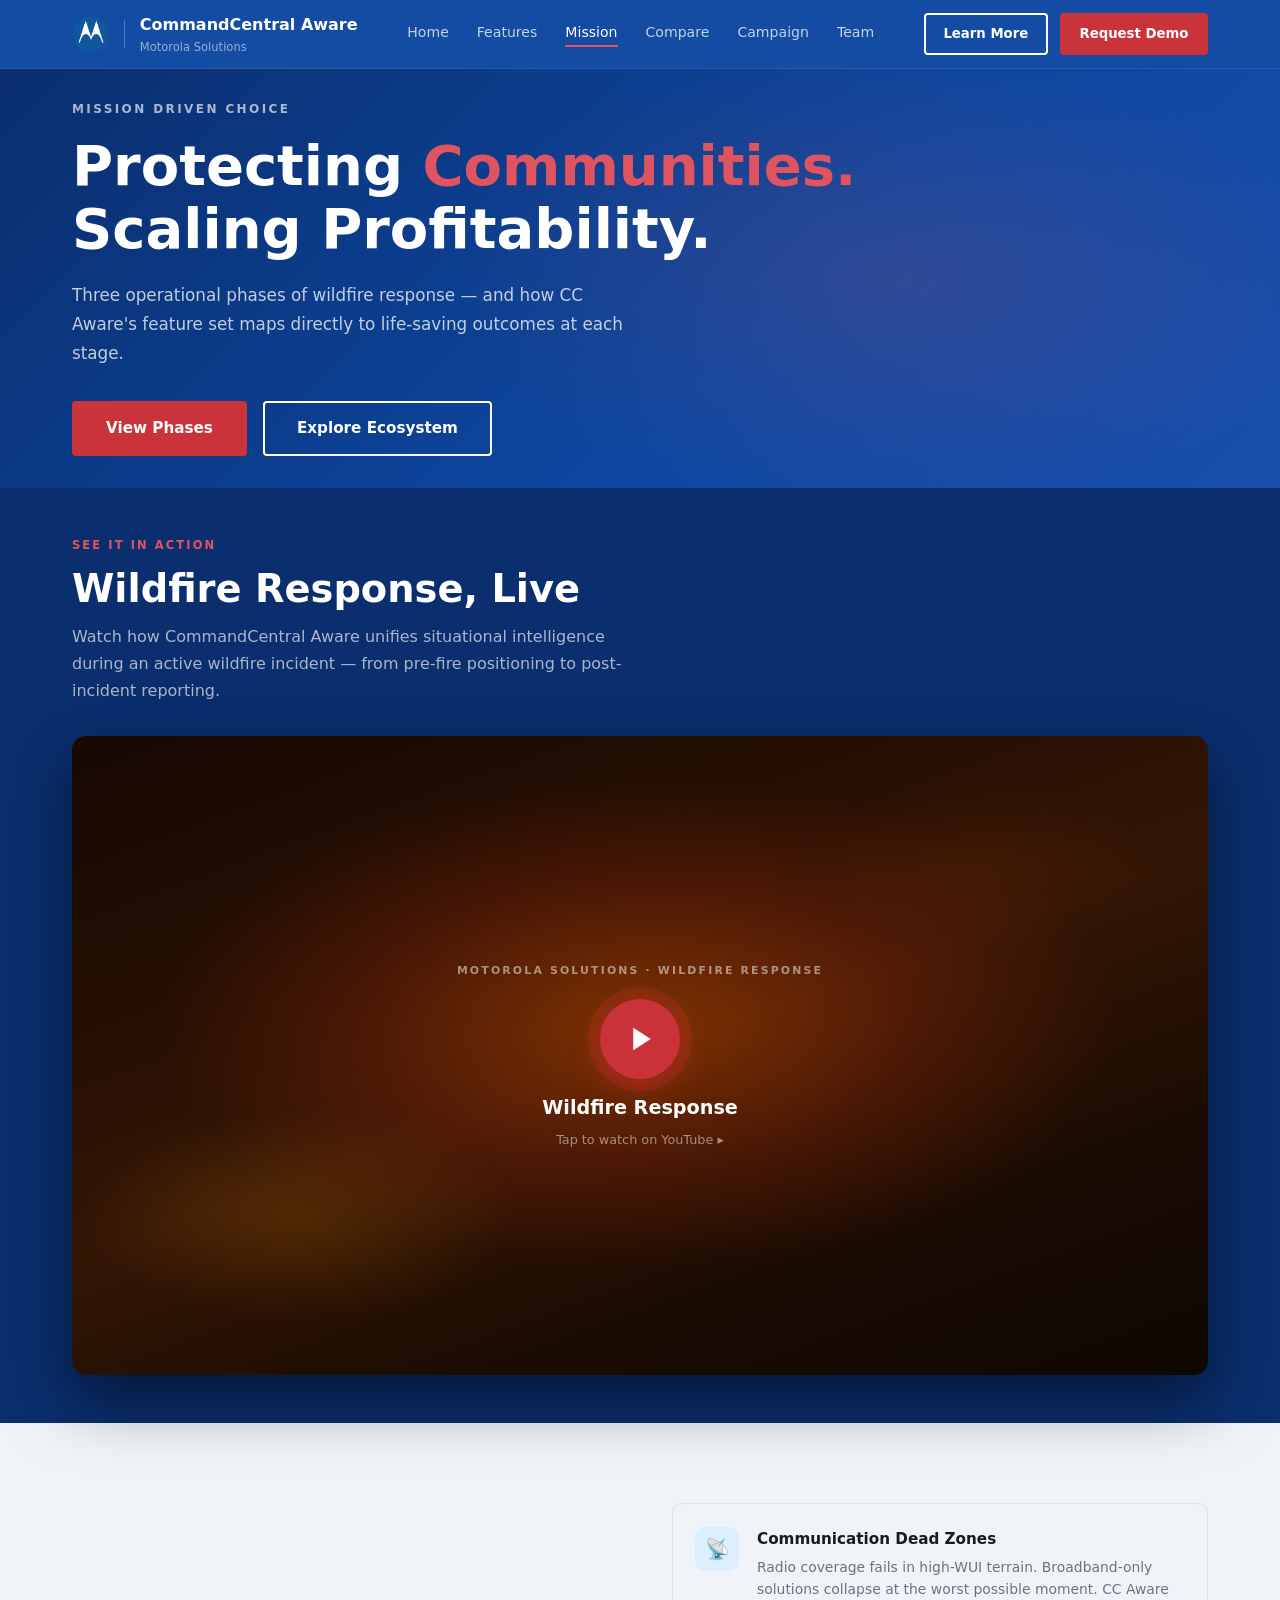
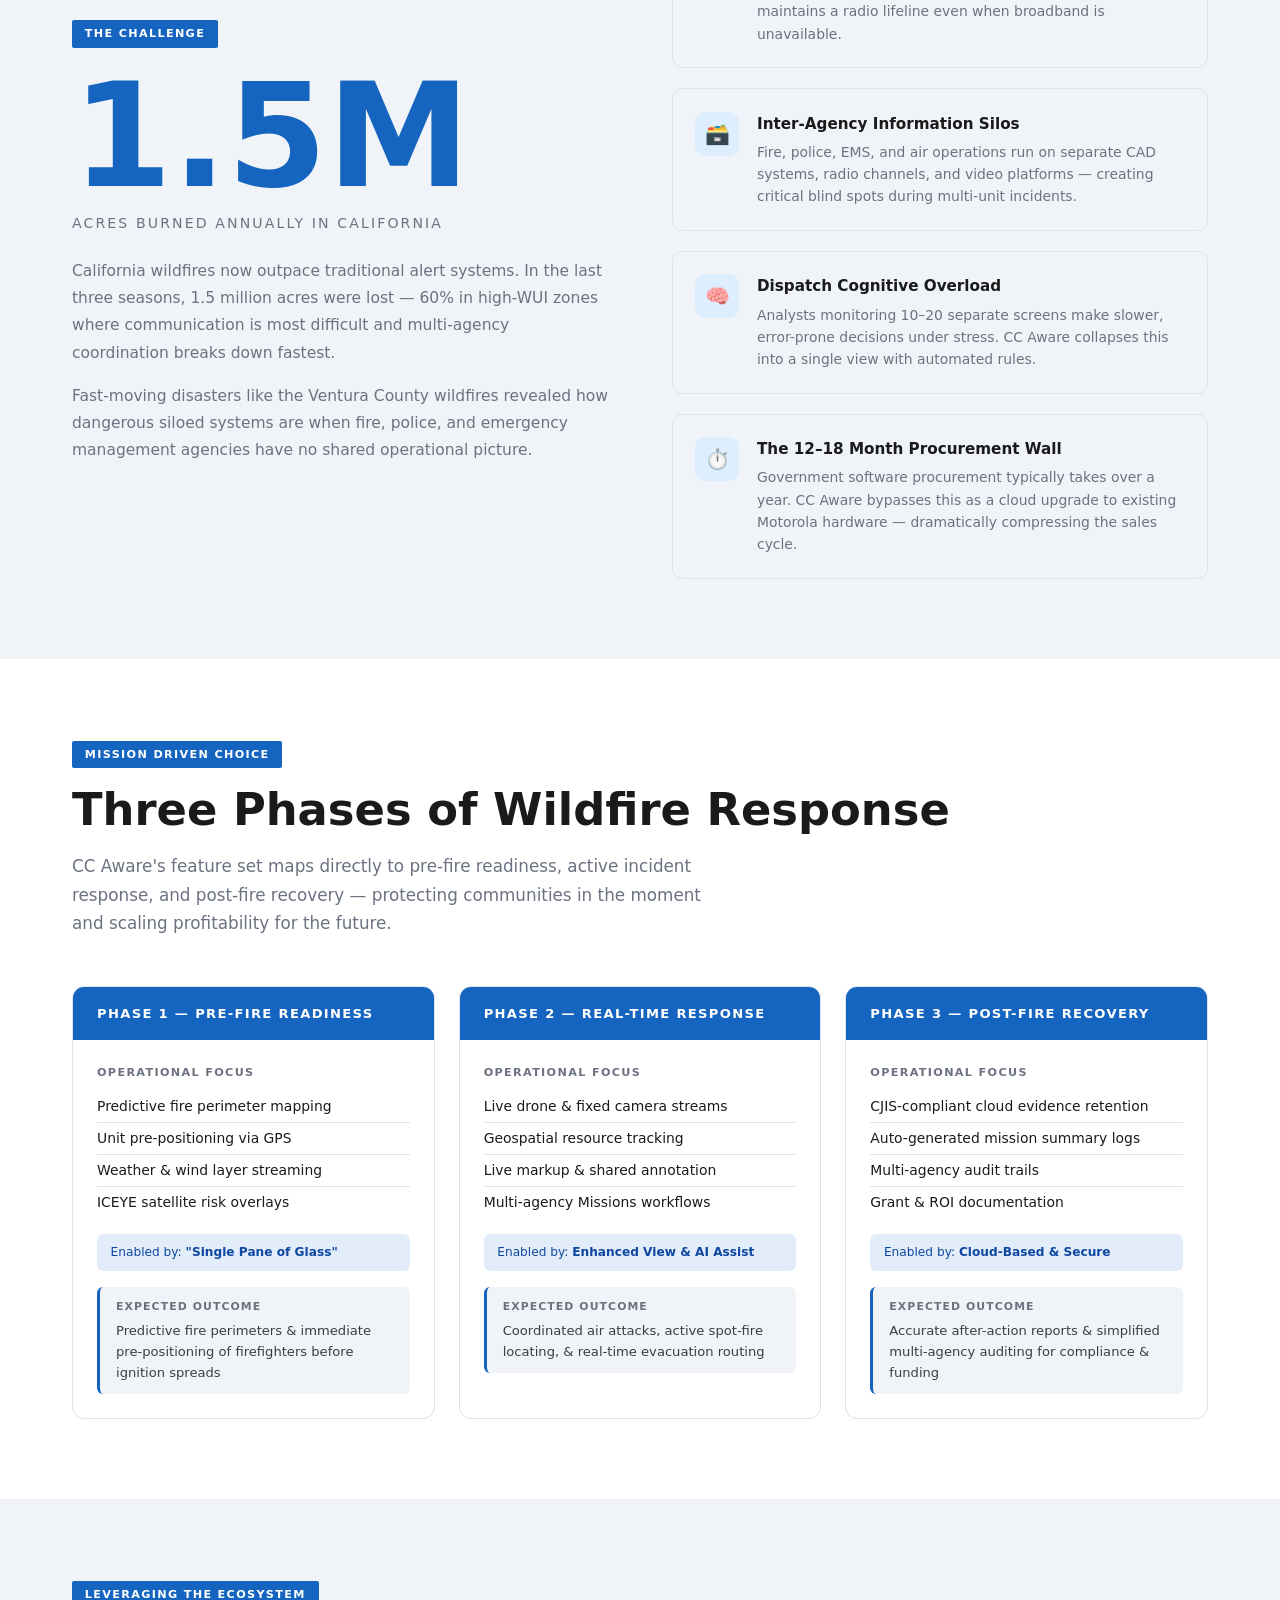
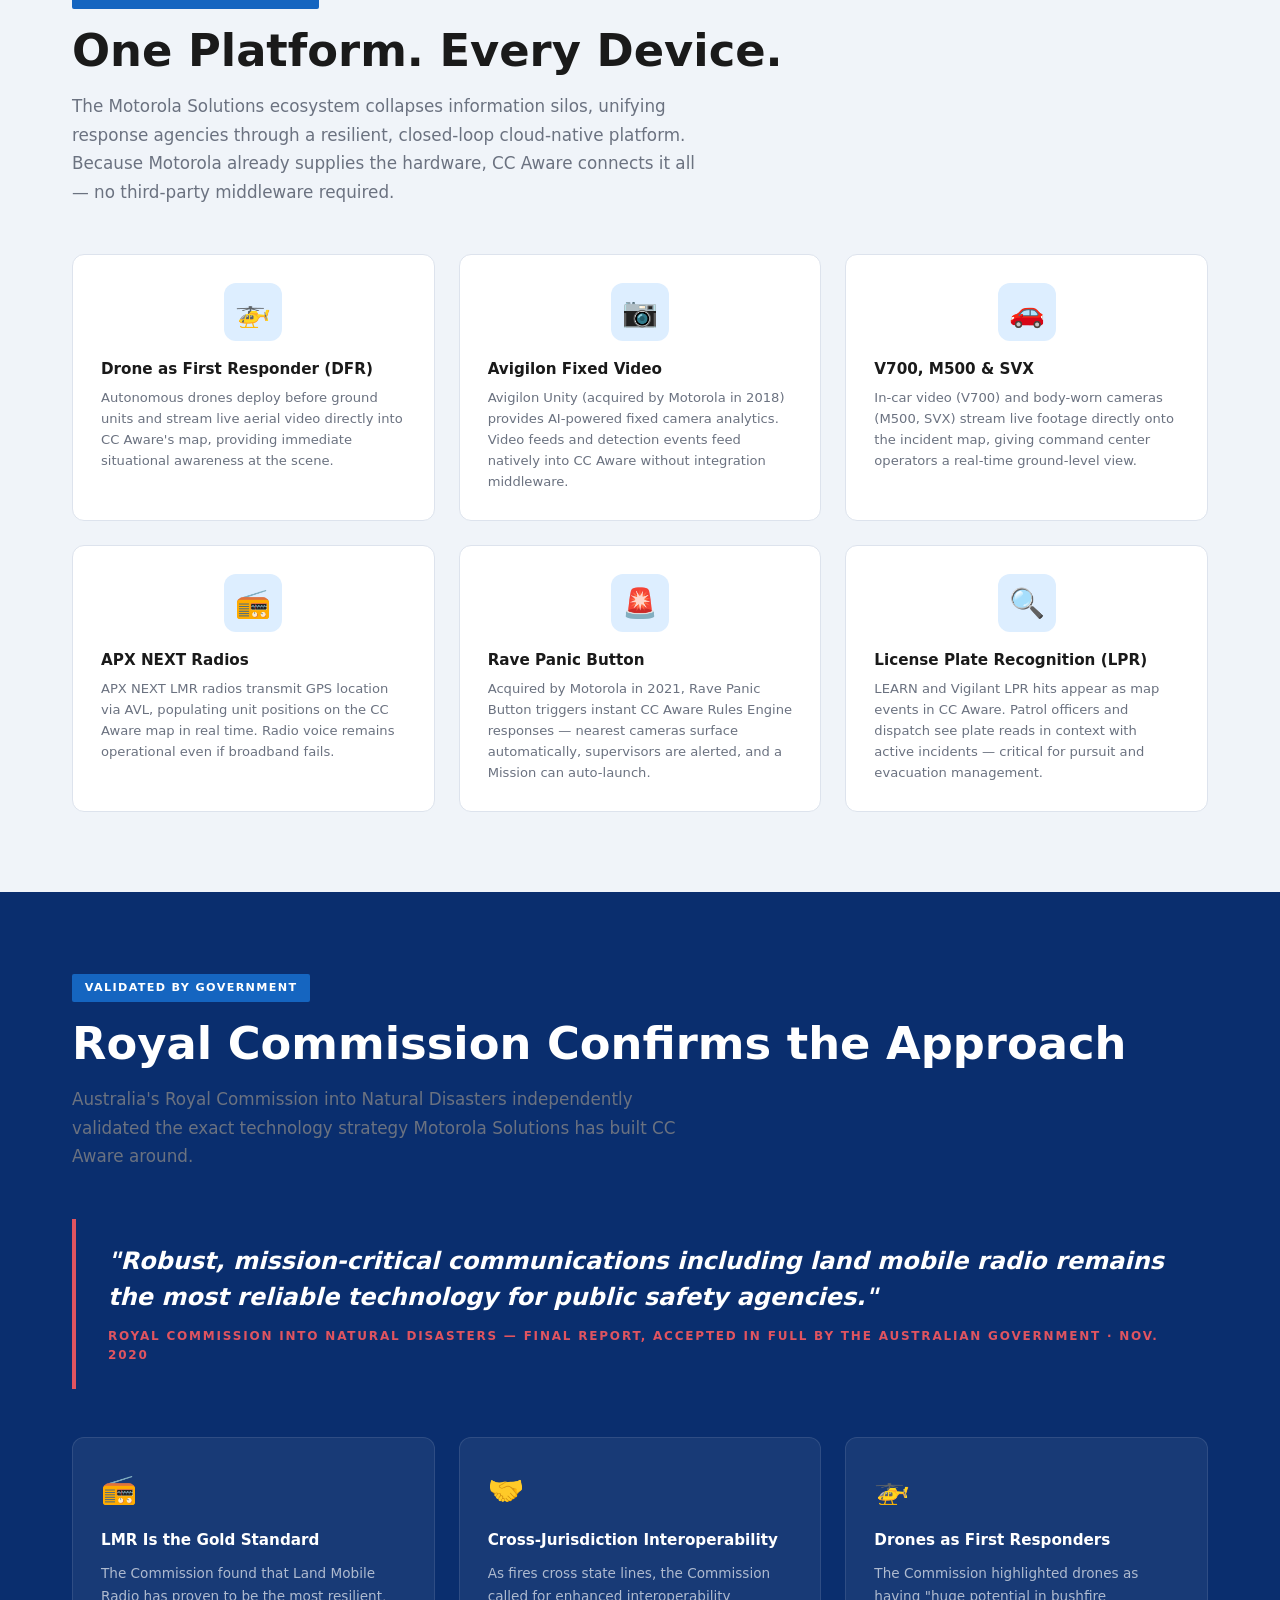
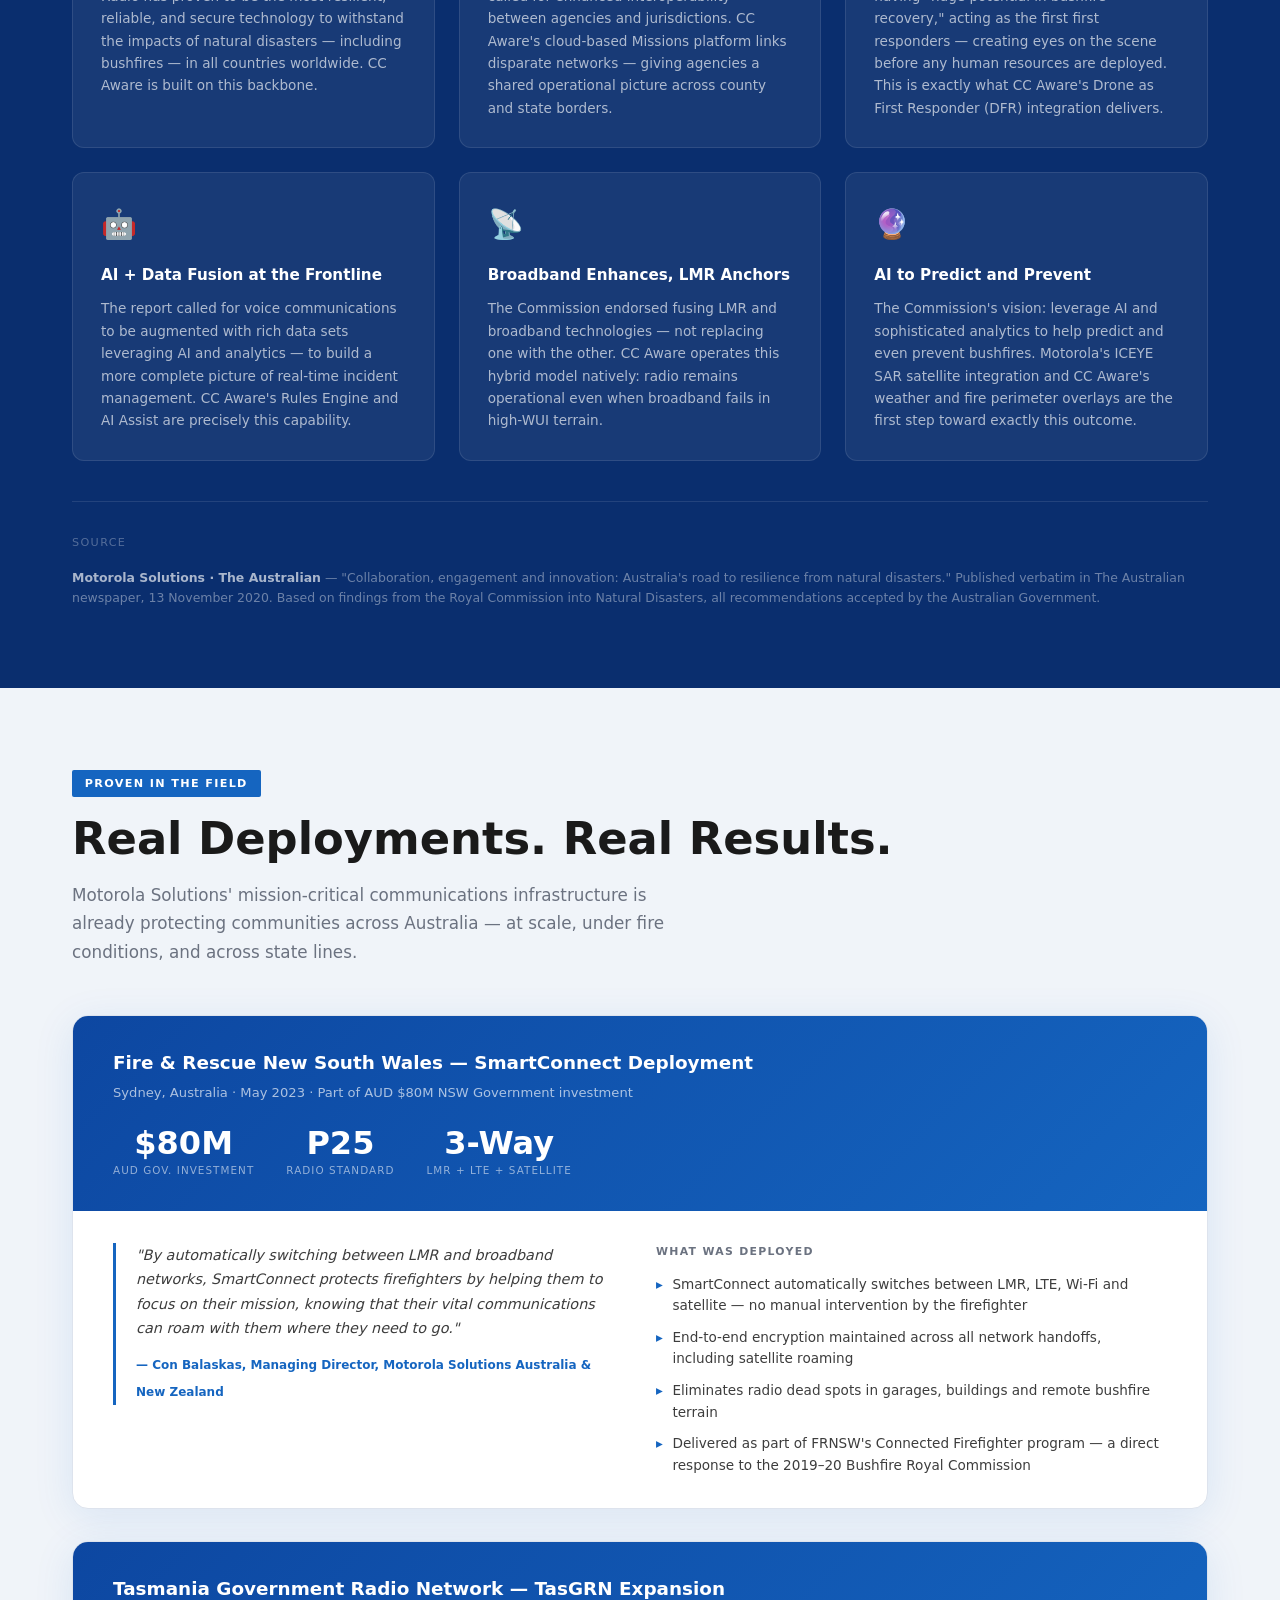
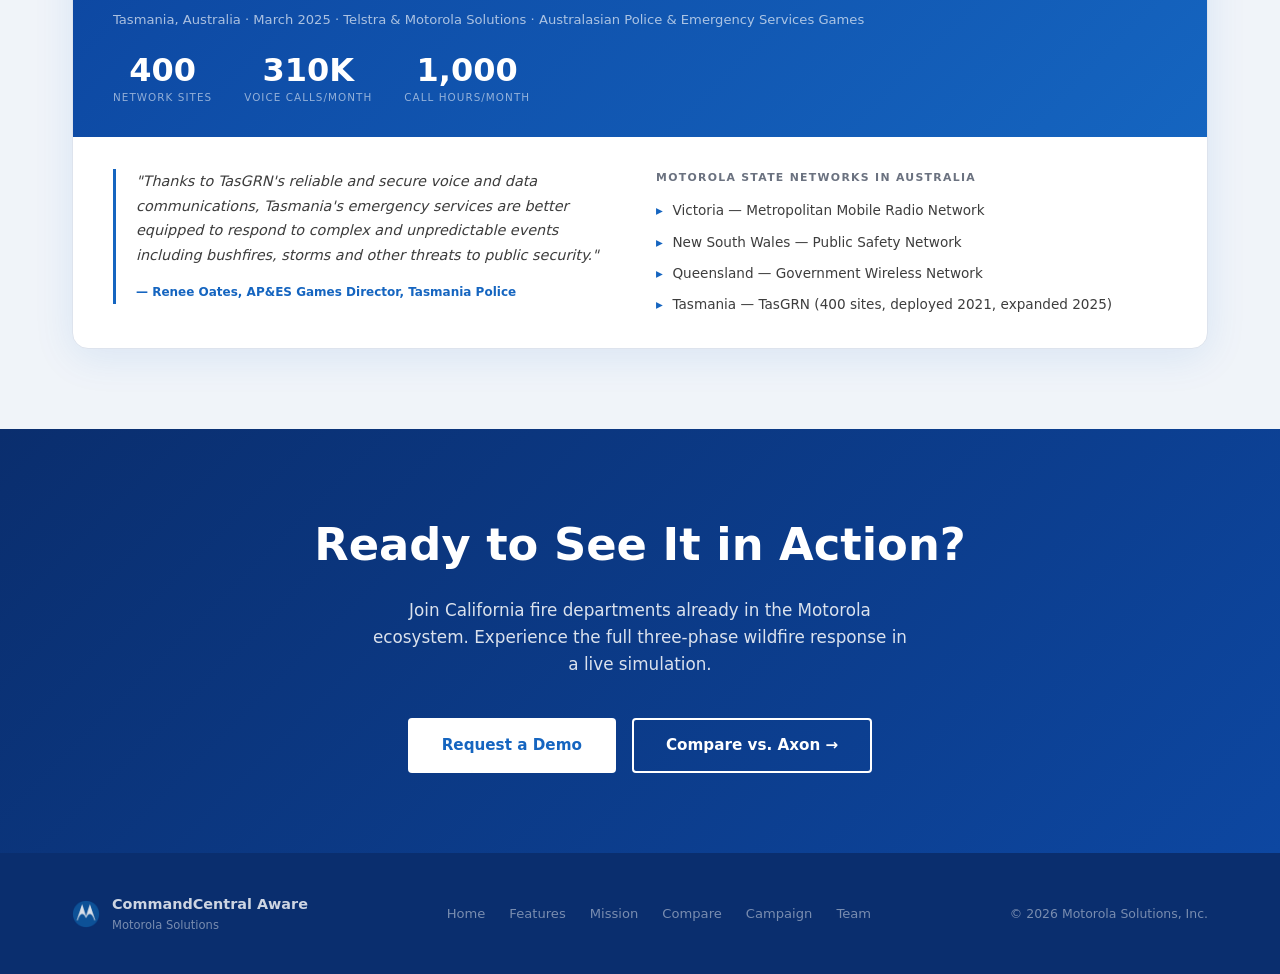
<file: mission.html>
<!DOCTYPE html>
<html lang="en">
<head>
  <meta charset="UTF-8" />
  <meta name="viewport" content="width=device-width, initial-scale=1.0" />
  <title>Mission — CC Aware | Motorola Solutions</title>
  <link rel="icon" type="image/png" href="img/motorola-logo.png" />
  <link rel="stylesheet" href="css/styles.css" />
  <style>
    .phases-grid { display: grid; grid-template-columns: repeat(3, 1fr); gap: 1.5rem; }
    .phase-card { border-radius: 12px; overflow: hidden; border: 1px solid var(--border); }
    .phase-card-header { background: var(--blue); color: var(--white); padding: 1rem 1.5rem; }
    .phase-card-header h3 { font-size: .82rem; font-weight: 700; letter-spacing: .1em; text-transform: uppercase; }
    .phase-card-body { padding: 1.5rem; }
    .phase-ops h5 { font-size: .7rem; text-transform: uppercase; letter-spacing: .12em; color: var(--gray); margin-bottom: .55rem; }
    .phase-ops ul { list-style: none; margin-bottom: 1rem; }
    .phase-ops ul li { font-size: .87rem; color: var(--dark); padding: .28rem 0; border-bottom: 1px solid var(--border); }
    .phase-ops ul li:last-child { border-bottom: none; }
    .phase-feature { background: #e3edf9; border-radius: 6px; padding: .55rem .85rem; font-size: .76rem; color: var(--blue-dark); }
    .phase-feature span { font-weight: 700; }
    .phase-outcome { margin-top: 1rem; background: var(--light); border-radius: 6px; padding: .7rem 1rem; font-size: .82rem; color: var(--mid); border-left: 3px solid var(--blue); }
    .phase-outcome strong { display: block; font-size: .68rem; text-transform: uppercase; letter-spacing: .1em; color: var(--gray); margin-bottom: .25rem; }
    .ecosystem-grid { display: grid; grid-template-columns: repeat(3, 1fr); gap: 1.5rem; }
    .eco-card { background: var(--white); border: 1px solid var(--border); border-radius: 12px; padding: 1.75rem; transition: box-shadow .2s, transform .2s; }
    .eco-card:hover { box-shadow: 0 8px 30px rgba(0,0,0,.08); transform: translateY(-2px); }
    .eco-icon { font-size: 1.8rem; width: 58px; height: 58px; background: #ddeeff; border-radius: 12px; display: flex; align-items: center; justify-content: center; margin: 0 auto 1rem; }
    .eco-card h4 { font-size: .95rem; margin-bottom: .35rem; }
    .eco-card p  { font-size: .82rem; color: var(--gray); }
    .challenge-grid { display: grid; grid-template-columns: 1fr 1fr; gap: 4rem; align-items: center; }
    .video-section { background: var(--blue-deeper); padding: 3rem 0; }
    @media (max-width: 900px) {
      .video-section { padding: 2.5rem 0; }
      .video-card-bg { aspect-ratio: unset !important; height: 240px; display: flex; align-items: center; justify-content: center; }
      .video-card-inner { position: static; display: flex; flex-direction: column; align-items: center; justify-content: center; gap: .5rem; padding: 1rem; width: 100%; }
      .video-card-label { display: none; }
      .video-play-circle { width: 60px; height: 60px; margin: 0 !important; flex-shrink: 0; }
      .video-play-circle svg { width: 22px; height: 22px; }
      .video-card-title { font-size: .95rem; margin: 0 !important; text-align: center; }
      .video-card-sub { font-size: .75rem; margin: 0 !important; text-align: center; }
      .video-yt-badge { display: none; }
    }
    .video-eyebrow { font-size: .72rem; font-weight: 700; letter-spacing: .18em; text-transform: uppercase; color: var(--red-light); margin-bottom: .75rem; }
    .video-title { font-size: clamp(1.6rem, 4vw, 2.4rem); font-weight: 800; color: var(--white); margin-bottom: .75rem; line-height: 1.15; }
    .video-subtitle { font-size: 1rem; color: rgba(255,255,255,.65); max-width: 560px; margin-bottom: 2rem; line-height: 1.7; }
    .video-card-link { display: block; border-radius: 14px; overflow: hidden; box-shadow: 0 24px 64px rgba(0,0,0,.5); text-decoration: none; position: relative; }
    .video-card-bg { background: linear-gradient(160deg, #1a0a02 0%, #2d1204 30%, #3d1a06 50%, #1f0e03 75%, #120802 100%); aspect-ratio: 16/9; display: flex; flex-direction: column; align-items: center; justify-content: center; position: relative; overflow: hidden; }
    .video-card-bg::before { content: ''; position: absolute; inset: 0; background:
      radial-gradient(ellipse 60% 55% at 50% 45%, rgba(255,100,0,.45) 0%, rgba(200,50,10,.25) 40%, transparent 70%),
      radial-gradient(ellipse 35% 30% at 20% 75%, rgba(255,140,0,.2) 0%, transparent 55%),
      radial-gradient(ellipse 30% 25% at 80% 20%, rgba(180,60,0,.15) 0%, transparent 50%); }
    .video-card-bg::after { content: ''; position: absolute; inset: 0; background: rgba(0,0,0,.15); }
    .video-card-inner { position: relative; z-index: 1; text-align: center; padding: 2rem; width: 100%; display: flex; flex-direction: column; align-items: center; justify-content: center; }
    .video-card-label { font-size: .68rem; font-weight: 700; letter-spacing: .2em; text-transform: uppercase; color: rgba(255,255,255,.5); margin-bottom: 1.25rem; }
    .video-play-circle { width: 80px; height: 80px; background: var(--red); border-radius: 50%; display: flex; align-items: center; justify-content: center; margin: 0 auto .85rem; box-shadow: 0 0 0 12px rgba(211,47,47,.2), 0 12px 32px rgba(211,47,47,.4); transition: transform .2s, box-shadow .2s; }
    .video-card-link:hover .video-play-circle { transform: scale(1.1); box-shadow: 0 0 0 16px rgba(211,47,47,.25), 0 16px 40px rgba(211,47,47,.5); }
    .video-play-circle svg { width: 30px; height: 30px; fill: white; margin-left: 4px; }
    .video-card-title { font-size: clamp(.95rem, 2.5vw, 1.2rem); font-weight: 700; color: white; margin-bottom: .4rem; text-align: center; }
    .video-card-sub { font-size: .8rem; color: rgba(255,255,255,.5); text-align: center; }
    .video-yt-badge { position: absolute; bottom: 1rem; right: 1rem; background: rgba(0,0,0,.65); color: rgba(255,255,255,.85); font-size: .7rem; font-weight: 700; letter-spacing: .06em; padding: .3rem .75rem; border-radius: 4px; text-transform: uppercase; z-index: 2; display: flex; align-items: center; gap: .4rem; }
    .video-yt-badge svg { width: 14px; height: 14px; fill: #ff0000; }
    .challenge-big-num { font-size: clamp(5rem, 12vw, 9rem); font-weight: 900; color: var(--blue); line-height: 1; }
    .challenge-big-label { font-size: .88rem; letter-spacing: .15em; text-transform: uppercase; color: var(--gray); margin-top: .25rem; }
    .challenge-cards { display: flex; flex-direction: column; gap: 1.25rem; }
    .challenge-card { border: 1px solid var(--border); border-radius: 10px; padding: 1.4rem; display: flex; align-items: flex-start; gap: 1.1rem; }
    .challenge-icon { width: 44px; height: 44px; border-radius: 10px; background: #ddeeff; display: flex; align-items: center; justify-content: center; font-size: 1.25rem; flex-shrink: 0; }
    .challenge-card h4 { font-size: .95rem; margin-bottom: .3rem; }
    .challenge-card p  { font-size: .87rem; color: var(--gray); }
    .proof-section { background: var(--blue-deeper); padding: 5rem 0; }
    .pull-quote { border-left: 4px solid var(--red-light); padding: 1.5rem 2rem; margin-bottom: 3rem; }
    .pull-quote-text { font-size: clamp(1.1rem, 3vw, 1.5rem); font-weight: 700; color: var(--white); line-height: 1.5; margin-bottom: .75rem; font-style: italic; }
    .pull-quote-source { font-size: .75rem; font-weight: 700; letter-spacing: .15em; text-transform: uppercase; color: var(--red-light); }
    .proof-grid { display: grid; grid-template-columns: repeat(3, 1fr); gap: 1.5rem; }
    .proof-card { background: rgba(255,255,255,.06); border: 1px solid rgba(255,255,255,.1); border-radius: 12px; padding: 1.75rem; }
    .proof-card-icon { font-size: 1.8rem; margin-bottom: 1rem; }
    .proof-card h4 { color: var(--white); font-size: .95rem; margin-bottom: .6rem; }
    .proof-card p { font-size: .85rem; color: rgba(255,255,255,.65); line-height: 1.65; }
    .proof-source-bar { margin-top: 2.5rem; padding-top: 2rem; border-top: 1px solid rgba(255,255,255,.1); display: flex; align-items: center; gap: 1rem; flex-wrap: wrap; }
    .proof-source-bar p { font-size: .78rem; color: rgba(255,255,255,.4); line-height: 1.6; }
    .proof-source-bar strong { color: rgba(255,255,255,.65); }
    .deploy-section { background: var(--light); padding: 5rem 0; }
    .deploy-card { background: var(--white); border: 1px solid var(--border); border-radius: 16px; overflow: hidden; box-shadow: 0 8px 40px rgba(21,101,192,.1); }
    .deploy-card-header { background: linear-gradient(135deg, var(--blue-dark), var(--blue)); padding: 2rem 2.5rem; display: flex; align-items: flex-start; justify-content: space-between; flex-wrap: wrap; gap: 1.5rem; }
    .deploy-card-header-left h3 { color: var(--white); font-size: 1.15rem; font-weight: 800; margin-bottom: .3rem; }
    .deploy-card-header-left p { color: rgba(255,255,255,.65); font-size: .82rem; }
    .deploy-stats-row { display: flex; gap: 2rem; flex-wrap: wrap; }
    .deploy-stat { text-align: center; }
    .deploy-stat-num { font-size: 2rem; font-weight: 900; color: var(--white); line-height: 1; }
    .deploy-stat-label { font-size: .65rem; text-transform: uppercase; letter-spacing: .1em; color: rgba(255,255,255,.55); margin-top: .2rem; }
    .deploy-card-body { padding: 2rem 2.5rem; display: grid; grid-template-columns: 1fr 1fr; gap: 2rem; align-items: start; }
    .deploy-quote { border-left: 3px solid var(--blue); padding-left: 1.25rem; }
    .deploy-quote p { font-size: .9rem; color: var(--mid); line-height: 1.7; font-style: italic; margin-bottom: .6rem; }
    .deploy-quote cite { font-size: .75rem; font-weight: 700; color: var(--blue); font-style: normal; }
    .deploy-networks h5 { font-size: .68rem; font-weight: 700; text-transform: uppercase; letter-spacing: .12em; color: var(--gray); margin-bottom: .85rem; }
    .deploy-network-list { list-style: none; display: flex; flex-direction: column; gap: .6rem; }
    .deploy-network-list li { font-size: .85rem; color: var(--mid); display: flex; gap: .6rem; align-items: flex-start; }
    .deploy-network-list li::before { content: '▸'; color: var(--blue); flex-shrink: 0; font-weight: 700; }
    @media (max-width: 760px) {
      .deploy-card-header { flex-direction: column; }
      .deploy-card-body { grid-template-columns: 1fr; }
      .deploy-stats-row { gap: 1.25rem; }
      .deploy-stat-num { font-size: 1.6rem; }
    }
    @media (max-width: 900px) {
      .phases-grid, .ecosystem-grid, .challenge-grid, .proof-grid { grid-template-columns: 1fr; }
      .pull-quote { padding: 1.25rem 1.5rem; }
    }
  </style>
</head>
<body>

<nav>
  <div class="container nav-inner">
    <a href="index.html" class="nav-logo">
      <img src="img/motorola-logo.png" alt="Motorola Solutions" class="nav-logo-img" />
      <div class="nav-logo-divider"></div>
      <div><div class="nav-logo-text">CommandCentral Aware</div><div class="nav-logo-sub">Motorola Solutions</div></div>
    </a>
    <div class="nav-links">
      <a href="index.html">Home</a>
      <a href="features.html">Features</a>
      <a href="mission.html" class="active">Mission</a>
      <a href="compare.html">Compare</a>
      <a href="campaign.html">Campaign</a>
      <a href="team.html">Team</a>
    </div>
    <div class="nav-cta">
      <a href="campaign.html" class="btn btn--outline-white" style="padding:.5rem 1.1rem;font-size:.83rem;">Learn More</a>
      <a href="team.html#cta" class="btn btn--red" style="padding:.5rem 1.1rem;font-size:.83rem;">Request Demo</a>
    </div>
  </div>
</nav>

<div class="page-hero">
  <div class="container page-hero-inner">
    <div class="page-hero-eyebrow">Mission Driven Choice</div>
    <h1>Protecting <span>Communities.</span><br>Scaling Profitability.</h1>
    <p>Three operational phases of wildfire response — and how CC Aware's feature set maps directly to life-saving outcomes at each stage.</p>
    <div class="page-hero-btns">
      <a href="#phases" class="btn btn--red">View Phases</a>
      <a href="#ecosystem" class="btn btn--outline-white">Explore Ecosystem</a>
    </div>
  </div>
</div>

<!-- VIDEO -->
<section class="video-section">
  <div class="container">
    <div class="video-eyebrow">See It In Action</div>
    <h2 class="video-title">Wildfire Response, Live</h2>
    <p class="video-subtitle">Watch how CommandCentral Aware unifies situational intelligence during an active wildfire incident — from pre-fire positioning to post-incident reporting.</p>
    <a class="video-card-link" href="https://www.youtube.com/watch?v=i0QU-1Onnow" target="_blank" rel="noopener" aria-label="Watch on YouTube">
      <div class="video-card-bg">
        <div class="video-card-inner">
          <div class="video-card-label">Motorola Solutions · Wildfire Response</div>
          <div class="video-play-circle">
            <svg viewBox="0 0 24 24"><polygon points="5 3 19 12 5 21 5 3"/></svg>
          </div>
          <div class="video-card-title">Wildfire Response</div>
          <div class="video-card-sub">Tap to watch on YouTube ▸</div>
        </div>
      </div>
    </a>
  </div>
</section>

<!-- CHALLENGE -->
<section class="section section--light" id="challenge">
  <div class="container">
    <div class="challenge-grid">
      <div>
        <div class="tag">The Challenge</div>
        <div class="challenge-big-num">1.5M</div>
        <div class="challenge-big-label">Acres Burned Annually in California</div>
        <p style="margin-top:1.5rem;color:var(--gray);font-size:.97rem;line-height:1.75;">California wildfires now outpace traditional alert systems. In the last three seasons, 1.5 million acres were lost — 60% in high-WUI zones where communication is most difficult and multi-agency coordination breaks down fastest.</p>
        <p style="margin-top:1rem;color:var(--gray);font-size:.97rem;line-height:1.75;">Fast-moving disasters like the Ventura County wildfires revealed how dangerous siloed systems are when fire, police, and emergency management agencies have no shared operational picture.</p>
      </div>
      <div class="challenge-cards">
        <div class="challenge-card">
          <div class="challenge-icon">📡</div>
          <div><h4>Communication Dead Zones</h4><p>Radio coverage fails in high-WUI terrain. Broadband-only solutions collapse at the worst possible moment. CC Aware maintains a radio lifeline even when broadband is unavailable.</p></div>
        </div>
        <div class="challenge-card">
          <div class="challenge-icon">🗃️</div>
          <div><h4>Inter-Agency Information Silos</h4><p>Fire, police, EMS, and air operations run on separate CAD systems, radio channels, and video platforms — creating critical blind spots during multi-unit incidents.</p></div>
        </div>
        <div class="challenge-card">
          <div class="challenge-icon">🧠</div>
          <div><h4>Dispatch Cognitive Overload</h4><p>Analysts monitoring 10–20 separate screens make slower, error-prone decisions under stress. CC Aware collapses this into a single view with automated rules.</p></div>
        </div>
        <div class="challenge-card">
          <div class="challenge-icon">⏱️</div>
          <div><h4>The 12–18 Month Procurement Wall</h4><p>Government software procurement typically takes over a year. CC Aware bypasses this as a cloud upgrade to existing Motorola hardware — dramatically compressing the sales cycle.</p></div>
        </div>
      </div>
    </div>
  </div>
</section>

<!-- PHASES -->
<section class="section" id="phases">
  <div class="container">
    <div class="tag">Mission Driven Choice</div>
    <h2 class="section-title">Three Phases of Wildfire Response</h2>
    <p class="section-subtitle">CC Aware's feature set maps directly to pre-fire readiness, active incident response, and post-fire recovery — protecting communities in the moment and scaling profitability for the future.</p>
    <div class="phases-grid">
      <div class="phase-card">
        <div class="phase-card-header"><h3>Phase 1 — Pre-Fire Readiness</h3></div>
        <div class="phase-card-body">
          <div class="phase-ops">
            <h5>Operational Focus</h5>
            <ul>
              <li>Predictive fire perimeter mapping</li>
              <li>Unit pre-positioning via GPS</li>
              <li>Weather &amp; wind layer streaming</li>
              <li>ICEYE satellite risk overlays</li>
            </ul>
          </div>
          <div class="phase-feature">Enabled by: <span>"Single Pane of Glass"</span></div>
          <div class="phase-outcome"><strong>Expected Outcome</strong>Predictive fire perimeters &amp; immediate pre-positioning of firefighters before ignition spreads</div>
        </div>
      </div>
      <div class="phase-card">
        <div class="phase-card-header"><h3>Phase 2 — Real-Time Response</h3></div>
        <div class="phase-card-body">
          <div class="phase-ops">
            <h5>Operational Focus</h5>
            <ul>
              <li>Live drone &amp; fixed camera streams</li>
              <li>Geospatial resource tracking</li>
              <li>Live markup &amp; shared annotation</li>
              <li>Multi-agency Missions workflows</li>
            </ul>
          </div>
          <div class="phase-feature">Enabled by: <span>Enhanced View &amp; AI Assist</span></div>
          <div class="phase-outcome"><strong>Expected Outcome</strong>Coordinated air attacks, active spot-fire locating, &amp; real-time evacuation routing</div>
        </div>
      </div>
      <div class="phase-card">
        <div class="phase-card-header"><h3>Phase 3 — Post-Fire Recovery</h3></div>
        <div class="phase-card-body">
          <div class="phase-ops">
            <h5>Operational Focus</h5>
            <ul>
              <li>CJIS-compliant cloud evidence retention</li>
              <li>Auto-generated mission summary logs</li>
              <li>Multi-agency audit trails</li>
              <li>Grant &amp; ROI documentation</li>
            </ul>
          </div>
          <div class="phase-feature">Enabled by: <span>Cloud-Based &amp; Secure</span></div>
          <div class="phase-outcome"><strong>Expected Outcome</strong>Accurate after-action reports &amp; simplified multi-agency auditing for compliance &amp; funding</div>
        </div>
      </div>
    </div>
  </div>
</section>

<!-- ECOSYSTEM -->
<section class="section section--light" id="ecosystem">
  <div class="container">
    <div class="tag">Leveraging the Ecosystem</div>
    <h2 class="section-title">One Platform. Every Device.</h2>
    <p class="section-subtitle">The Motorola Solutions ecosystem collapses information silos, unifying response agencies through a resilient, closed-loop cloud-native platform. Because Motorola already supplies the hardware, CC Aware connects it all — no third-party middleware required.</p>
    <div class="ecosystem-grid">
      <div class="eco-card"><div class="eco-icon">🚁</div><h4>Drone as First Responder (DFR)</h4><p>Autonomous drones deploy before ground units and stream live aerial video directly into CC Aware's map, providing immediate situational awareness at the scene.</p></div>
      <div class="eco-card"><div class="eco-icon">📷</div><h4>Avigilon Fixed Video</h4><p>Avigilon Unity (acquired by Motorola in 2018) provides AI-powered fixed camera analytics. Video feeds and detection events feed natively into CC Aware without integration middleware.</p></div>
      <div class="eco-card"><div class="eco-icon">🚗</div><h4>V700, M500 &amp; SVX</h4><p>In-car video (V700) and body-worn cameras (M500, SVX) stream live footage directly onto the incident map, giving command center operators a real-time ground-level view.</p></div>
      <div class="eco-card"><div class="eco-icon">📻</div><h4>APX NEXT Radios</h4><p>APX NEXT LMR radios transmit GPS location via AVL, populating unit positions on the CC Aware map in real time. Radio voice remains operational even if broadband fails.</p></div>
      <div class="eco-card"><div class="eco-icon">🚨</div><h4>Rave Panic Button</h4><p>Acquired by Motorola in 2021, Rave Panic Button triggers instant CC Aware Rules Engine responses — nearest cameras surface automatically, supervisors are alerted, and a Mission can auto-launch.</p></div>
      <div class="eco-card"><div class="eco-icon">🔍</div><h4>License Plate Recognition (LPR)</h4><p>LEARN and Vigilant LPR hits appear as map events in CC Aware. Patrol officers and dispatch see plate reads in context with active incidents — critical for pursuit and evacuation management.</p></div>
    </div>
  </div>
</section>

<!-- PROOF / VALIDATION -->
<section class="proof-section">
  <div class="container">
    <div class="tag">Validated by Government</div>
    <h2 class="section-title" style="color:var(--white);">Royal Commission Confirms the Approach</h2>
    <p class="section-subtitle">Australia's Royal Commission into Natural Disasters independently validated the exact technology strategy Motorola Solutions has built CC Aware around.</p>

    <div class="pull-quote">
      <div class="pull-quote-text">"Robust, mission-critical communications including land mobile radio remains the most reliable technology for public safety agencies."</div>
      <div class="pull-quote-source">Royal Commission into Natural Disasters — Final Report, accepted in full by the Australian Government · Nov. 2020</div>
    </div>

    <div class="proof-grid">
      <div class="proof-card">
        <div class="proof-card-icon">📻</div>
        <h4>LMR Is the Gold Standard</h4>
        <p>The Commission found that Land Mobile Radio has proven to be the most resilient, reliable, and secure technology to withstand the impacts of natural disasters — including bushfires — in all countries worldwide. CC Aware is built on this backbone.</p>
      </div>
      <div class="proof-card">
        <div class="proof-card-icon">🤝</div>
        <h4>Cross-Jurisdiction Interoperability</h4>
        <p>As fires cross state lines, the Commission called for enhanced interoperability between agencies and jurisdictions. CC Aware's cloud-based Missions platform links disparate networks — giving agencies a shared operational picture across county and state borders.</p>
      </div>
      <div class="proof-card">
        <div class="proof-card-icon">🚁</div>
        <h4>Drones as First Responders</h4>
        <p>The Commission highlighted drones as having "huge potential in bushfire recovery," acting as the first first responders — creating eyes on the scene before any human resources are deployed. This is exactly what CC Aware's Drone as First Responder (DFR) integration delivers.</p>
      </div>
      <div class="proof-card">
        <div class="proof-card-icon">🤖</div>
        <h4>AI + Data Fusion at the Frontline</h4>
        <p>The report called for voice communications to be augmented with rich data sets leveraging AI and analytics — to build a more complete picture of real-time incident management. CC Aware's Rules Engine and AI Assist are precisely this capability.</p>
      </div>
      <div class="proof-card">
        <div class="proof-card-icon">📡</div>
        <h4>Broadband Enhances, LMR Anchors</h4>
        <p>The Commission endorsed fusing LMR and broadband technologies — not replacing one with the other. CC Aware operates this hybrid model natively: radio remains operational even when broadband fails in high-WUI terrain.</p>
      </div>
      <div class="proof-card">
        <div class="proof-card-icon">🔮</div>
        <h4>AI to Predict and Prevent</h4>
        <p>The Commission's vision: leverage AI and sophisticated analytics to help predict and even prevent bushfires. Motorola's ICEYE SAR satellite integration and CC Aware's weather and fire perimeter overlays are the first step toward exactly this outcome.</p>
      </div>
    </div>

    <div class="proof-source-bar">
      <div style="font-size:.7rem;letter-spacing:.12em;text-transform:uppercase;color:rgba(255,255,255,.3);flex-shrink:0;">Source</div>
      <p><strong>Motorola Solutions · The Australian</strong> — "Collaboration, engagement and innovation: Australia's road to resilience from natural disasters." Published verbatim in The Australian newspaper, 13 November 2020. Based on findings from the Royal Commission into Natural Disasters, all recommendations accepted by the Australian Government.</p>
    </div>
  </div>
</section>

<!-- PROVEN IN THE FIELD -->
<section class="deploy-section">
  <div class="container">
    <div class="tag">Proven in the Field</div>
    <h2 class="section-title">Real Deployments. Real Results.</h2>
    <p class="section-subtitle">Motorola Solutions' mission-critical communications infrastructure is already protecting communities across Australia — at scale, under fire conditions, and across state lines.</p>

    <div style="display:flex;flex-direction:column;gap:2rem;">

      <!-- Card 1: FRNSW SmartConnect -->
      <div class="deploy-card">
        <div class="deploy-card-header">
          <div class="deploy-card-header-left">
            <h3>Fire &amp; Rescue New South Wales — SmartConnect Deployment</h3>
            <p>Sydney, Australia · May 2023 · Part of AUD $80M NSW Government investment</p>
          </div>
          <div class="deploy-stats-row">
            <div class="deploy-stat"><div class="deploy-stat-num">$80M</div><div class="deploy-stat-label">AUD Gov. Investment</div></div>
            <div class="deploy-stat"><div class="deploy-stat-num">P25</div><div class="deploy-stat-label">Radio Standard</div></div>
            <div class="deploy-stat"><div class="deploy-stat-num">3-Way</div><div class="deploy-stat-label">LMR + LTE + Satellite</div></div>
          </div>
        </div>
        <div class="deploy-card-body">
          <div class="deploy-quote">
            <p>"By automatically switching between LMR and broadband networks, SmartConnect protects firefighters by helping them to focus on their mission, knowing that their vital communications can roam with them where they need to go."</p>
            <cite>— Con Balaskas, Managing Director, Motorola Solutions Australia &amp; New Zealand</cite>
          </div>
          <div class="deploy-networks">
            <h5>What Was Deployed</h5>
            <ul class="deploy-network-list">
              <li>SmartConnect automatically switches between LMR, LTE, Wi-Fi and satellite — no manual intervention by the firefighter</li>
              <li>End-to-end encryption maintained across all network handoffs, including satellite roaming</li>
              <li>Eliminates radio dead spots in garages, buildings and remote bushfire terrain</li>
              <li>Delivered as part of FRNSW's Connected Firefighter program — a direct response to the 2019–20 Bushfire Royal Commission</li>
            </ul>
          </div>
        </div>
      </div>

      <!-- Card 2: TasGRN / AP&ES Games -->
      <div class="deploy-card">
        <div class="deploy-card-header">
          <div class="deploy-card-header-left">
            <h3>Tasmania Government Radio Network — TasGRN Expansion</h3>
            <p>Tasmania, Australia · March 2025 · Telstra &amp; Motorola Solutions · Australasian Police &amp; Emergency Services Games</p>
          </div>
          <div class="deploy-stats-row">
            <div class="deploy-stat"><div class="deploy-stat-num">400</div><div class="deploy-stat-label">Network Sites</div></div>
            <div class="deploy-stat"><div class="deploy-stat-num">310K</div><div class="deploy-stat-label">Voice Calls/Month</div></div>
            <div class="deploy-stat"><div class="deploy-stat-num">1,000</div><div class="deploy-stat-label">Call Hours/Month</div></div>
          </div>
        </div>
        <div class="deploy-card-body">
          <div class="deploy-quote">
            <p>"Thanks to TasGRN's reliable and secure voice and data communications, Tasmania's emergency services are better equipped to respond to complex and unpredictable events including bushfires, storms and other threats to public security."</p>
            <cite>— Renee Oates, AP&amp;ES Games Director, Tasmania Police</cite>
          </div>
          <div class="deploy-networks">
            <h5>Motorola State Networks in Australia</h5>
            <ul class="deploy-network-list">
              <li>Victoria — Metropolitan Mobile Radio Network</li>
              <li>New South Wales — Public Safety Network</li>
              <li>Queensland — Government Wireless Network</li>
              <li>Tasmania — TasGRN (400 sites, deployed 2021, expanded 2025)</li>
            </ul>
          </div>
        </div>
      </div>

    </div>
  </div>
</section>

<section class="cta-section">
  <div class="container">
    <h2>Ready to See It in Action?</h2>
    <p>Join California fire departments already in the Motorola ecosystem. Experience the full three-phase wildfire response in a live simulation.</p>
    <div class="cta-btns">
      <a href="team.html#cta" class="btn btn--white">Request a Demo</a>
      <a href="compare.html" class="btn btn--outline-white">Compare vs. Axon →</a>
    </div>
  </div>
</section>

<footer>
  <div class="container footer-inner">
    <div class="footer-logo"><img src="img/motorola-logo.png" alt="Motorola Solutions" class="footer-logo-img" /><div><div style="color:rgba(255,255,255,.8);font-weight:700;font-size:.9rem;">CommandCentral Aware</div><div style="font-size:.72rem;">Motorola Solutions</div></div></div>
    <div class="footer-links">
      <a href="index.html">Home</a><a href="features.html">Features</a><a href="mission.html">Mission</a>
      <a href="compare.html">Compare</a><a href="campaign.html">Campaign</a><a href="team.html">Team</a>
    </div>
    <div class="footer-copy">© 2026 Motorola Solutions, Inc.</div>
  </div>
</footer>

<nav class="mobile-nav">
  <div class="mobile-nav-inner">
    <a href="index.html" class="mobile-nav-item">
      <svg viewBox="0 0 24 24"><path d="M3 9l9-7 9 7v11a2 2 0 0 1-2 2H5a2 2 0 0 1-2-2z"/><polyline points="9 22 9 12 15 12 15 22"/></svg>Home
    </a>
    <a href="features.html" class="mobile-nav-item">
      <svg viewBox="0 0 24 24"><polyline points="22 12 18 12 15 21 9 3 6 12 2 12"/></svg>Features
    </a>
    <a href="mission.html" class="mobile-nav-item active">
      <svg viewBox="0 0 24 24"><circle cx="12" cy="12" r="10"/><polyline points="12 6 12 12 16 14"/></svg>Mission
    </a>
    <a href="compare.html" class="mobile-nav-item">
      <svg viewBox="0 0 24 24"><line x1="18" y1="20" x2="18" y2="10"/><line x1="12" y1="20" x2="12" y2="4"/><line x1="6" y1="20" x2="6" y2="14"/></svg>Compare
    </a>
    <a href="campaign.html" class="mobile-nav-item">
      <svg viewBox="0 0 24 24"><polygon points="12 2 15.09 8.26 22 9.27 17 14.14 18.18 21.02 12 17.77 5.82 21.02 7 14.14 2 9.27 8.91 8.26 12 2"/></svg>Campaign
    </a>
    <a href="team.html" class="mobile-nav-item">
      <svg viewBox="0 0 24 24"><path d="M17 21v-2a4 4 0 0 0-4-4H5a4 4 0 0 0-4 4v2"/><circle cx="9" cy="7" r="4"/><path d="M23 21v-2a4 4 0 0 0-3-3.87"/><path d="M16 3.13a4 4 0 0 1 0 7.75"/></svg>Team
    </a>
  </div>
</nav>

</body>
</html>
</file>
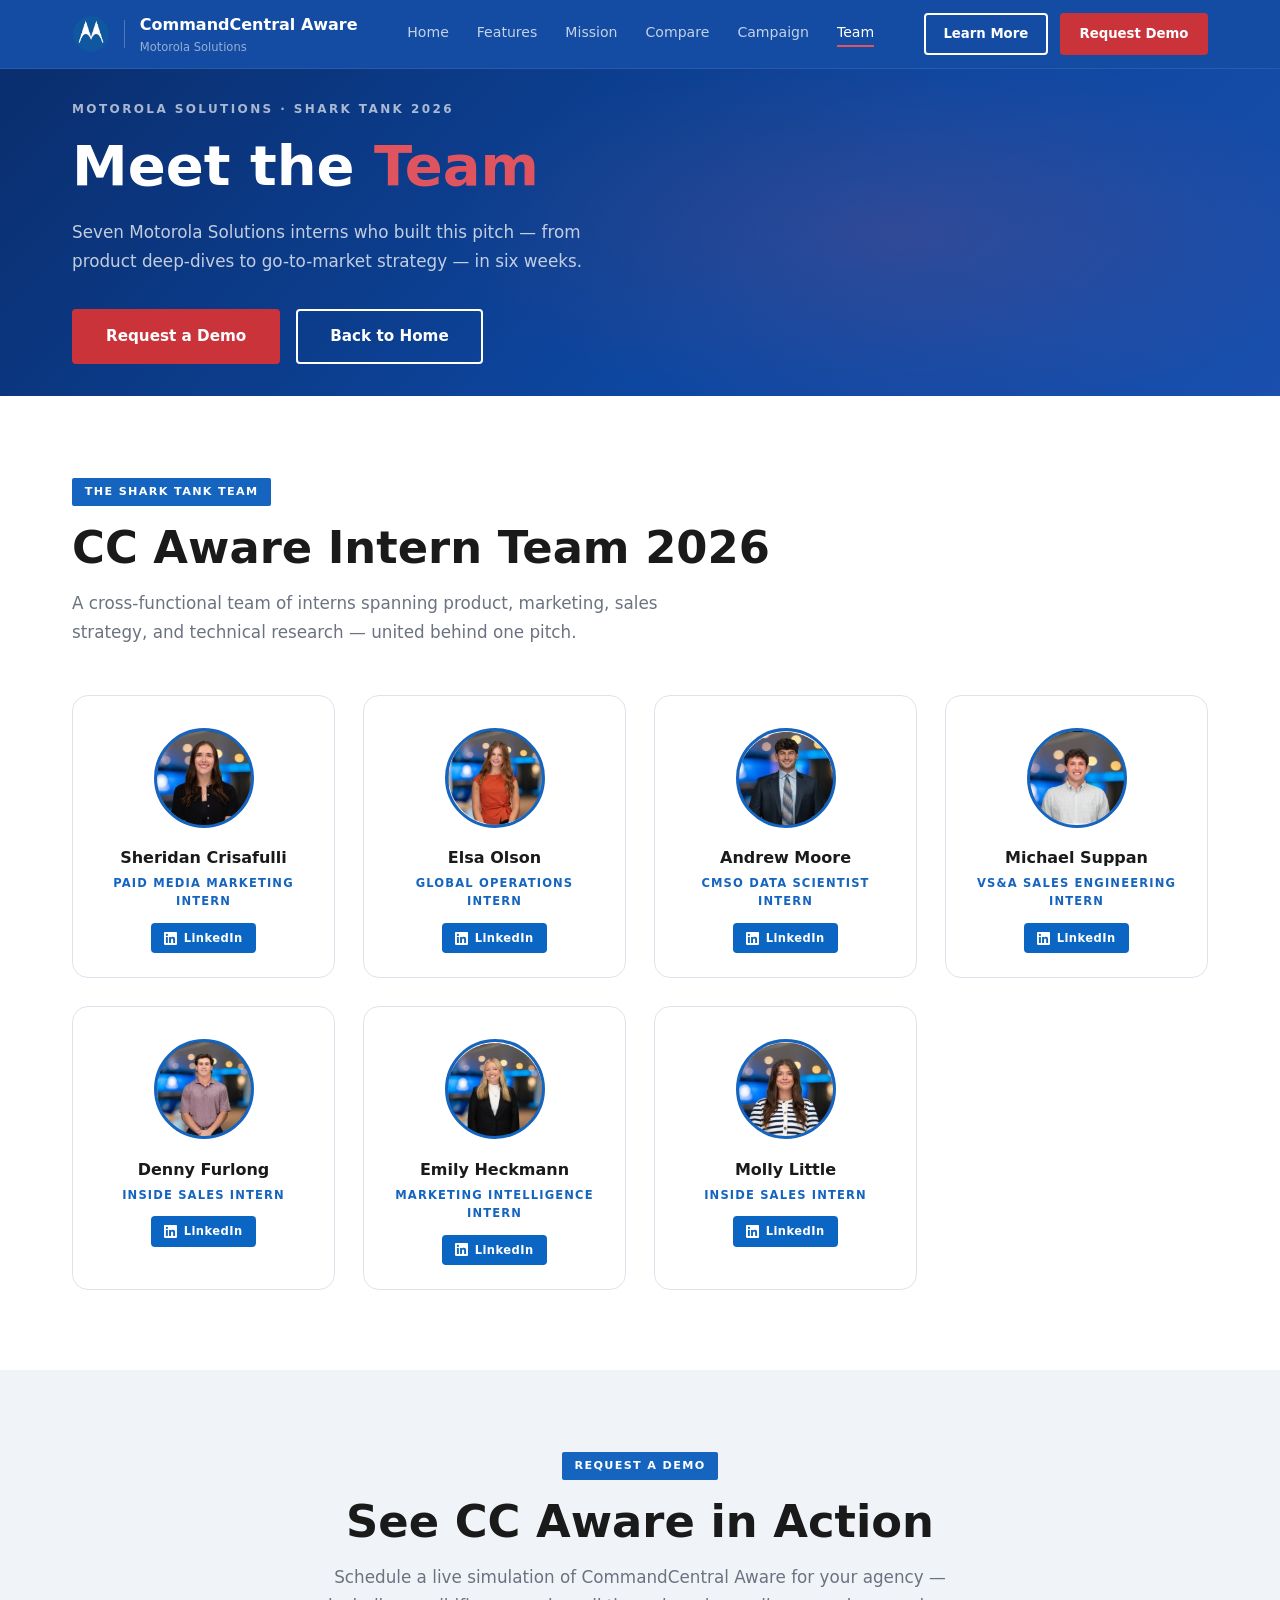
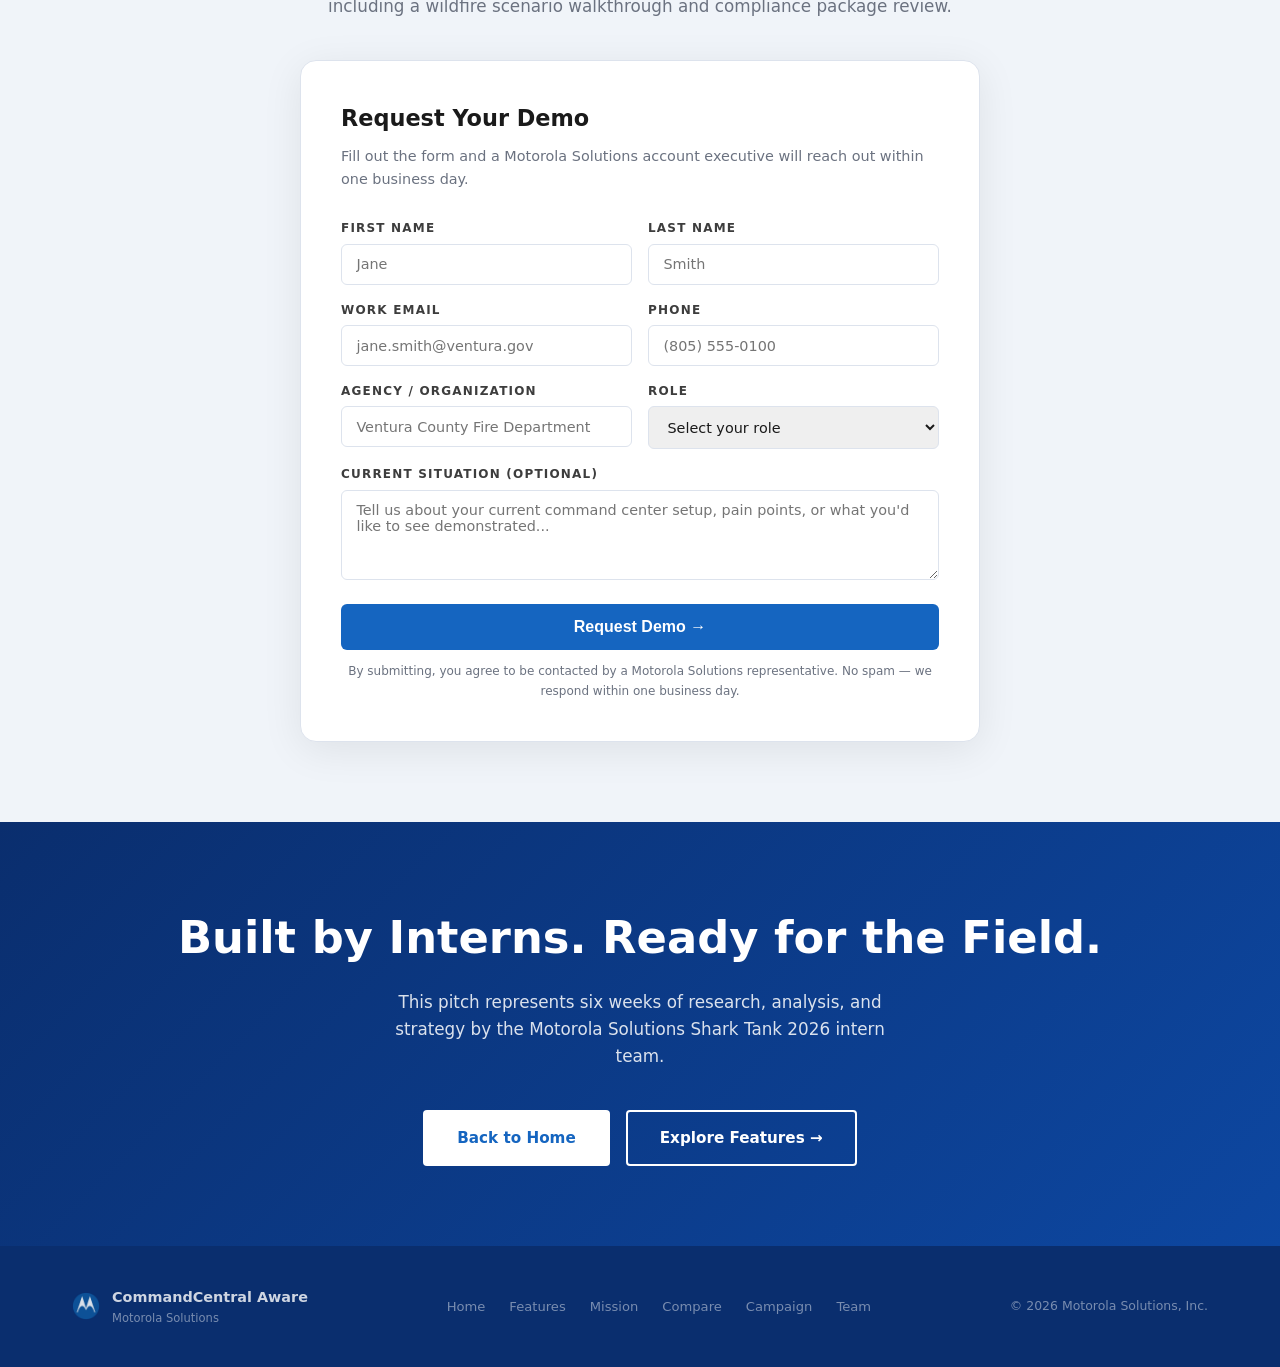
<file: team.html>
<!DOCTYPE html>
<html lang="en">
<head>
  <meta charset="UTF-8" />
  <meta name="viewport" content="width=device-width, initial-scale=1.0" />
  <title>Team — CC Aware | Motorola Solutions</title>
  <link rel="icon" type="image/png" href="img/motorola-logo.png" />
  <link rel="stylesheet" href="css/styles.css" />
  <style>
    .team-grid { display: grid; grid-template-columns: repeat(4, 1fr); gap: 1.75rem; }
    .team-card { background: var(--white); border: 1px solid var(--border); border-radius: 16px; padding: 2rem 1.5rem 1.5rem; text-align: center; transition: box-shadow .2s, transform .2s; }
    .team-card:hover { box-shadow: 0 10px 36px rgba(21,101,192,.12); transform: translateY(-4px); }
    .team-photo-wrap { width: 100px; height: 100px; border-radius: 50%; margin: 0 auto 1.1rem; overflow: hidden; border: 3px solid var(--blue); background: linear-gradient(135deg, #0a2e6e, #1565c0); display: flex; align-items: center; justify-content: center; }
    .team-photo-wrap img { width: 100%; height: 100%; object-fit: cover; object-position: top; display: block; }
    .team-initials { font-size: 1.7rem; font-weight: 800; color: white; letter-spacing: -.02em; }
    .team-card-body { }
    .team-name { font-size: 1rem; font-weight: 700; margin-bottom: .2rem; color: var(--dark); }
    .team-role { font-size: .72rem; text-transform: uppercase; letter-spacing: .1em; color: var(--blue); font-weight: 700; margin-bottom: 0; }
    .cta-form-wrapper { background: var(--white); border-radius: 16px; max-width: 680px; margin: 0 auto; padding: 2.5rem; border: 1px solid var(--border); box-shadow: 0 8px 40px rgba(0,0,0,.08); }
    .cta-form-wrapper h3 { font-size: 1.4rem; font-weight: 800; margin-bottom: .5rem; color: var(--dark); }
    .cta-form-wrapper p  { font-size: .9rem; color: var(--gray); margin-bottom: 1.75rem; }
    .form-row { display: grid; grid-template-columns: 1fr 1fr; gap: 1rem; margin-bottom: 1rem; }
    .form-group { display: flex; flex-direction: column; gap: .35rem; }
    .form-group label { font-size: .75rem; font-weight: 700; text-transform: uppercase; letter-spacing: .1em; color: var(--mid); }
    .form-group input,
    .form-group select,
    .form-group textarea { border: 1px solid var(--border); border-radius: 6px; padding: .7rem .9rem; font-size: .9rem; color: var(--dark); outline: none; font-family: inherit; transition: border-color .2s; width: 100%; }
    .form-group input:focus,
    .form-group select:focus,
    .form-group textarea:focus { border-color: var(--red); }
    .form-group textarea { resize: vertical; min-height: 90px; }
    .form-submit { width: 100%; background: var(--red); color: white; border: none; border-radius: 6px; padding: .9rem; font-size: 1rem; font-weight: 700; cursor: pointer; transition: opacity .2s, transform .15s; margin-top: .5rem; }
    .form-submit:hover { opacity: .9; transform: translateY(-1px); }
    .form-note { font-size: .75rem; color: var(--gray); text-align: center; margin-top: .75rem; }
    .li-btn { display: inline-flex; align-items: center; gap: .4rem; margin-top: .75rem; background: #0a66c2; color: white; font-size: .72rem; font-weight: 700; letter-spacing: .04em; padding: .38rem .85rem; border-radius: 4px; text-decoration: none; transition: opacity .2s, transform .15s; }
    .li-btn:hover { opacity: .88; transform: translateY(-1px); }
    .li-btn svg { width: 13px; height: 13px; flex-shrink: 0; }
    @media (max-width: 1100px) { .team-grid { grid-template-columns: repeat(4,1fr); } }
    @media (max-width: 860px)  { .team-grid { grid-template-columns: repeat(3,1fr); } }
    @media (max-width: 600px)  { .team-grid { grid-template-columns: repeat(2,1fr); } .form-row { grid-template-columns: 1fr; } }
    @media (max-width: 400px)  { .team-grid { grid-template-columns: 1fr; } }
  </style>
</head>
<body>

<nav>
  <div class="container nav-inner">
    <a href="index.html" class="nav-logo">
      <img src="img/motorola-logo.png" alt="Motorola Solutions" class="nav-logo-img" />
      <div class="nav-logo-divider"></div>
      <div><div class="nav-logo-text">CommandCentral Aware</div><div class="nav-logo-sub">Motorola Solutions</div></div>
    </a>
    <div class="nav-links">
      <a href="index.html">Home</a>
      <a href="features.html">Features</a>
      <a href="mission.html">Mission</a>
      <a href="compare.html">Compare</a>
      <a href="campaign.html">Campaign</a>
      <a href="team.html" class="active">Team</a>
    </div>
    <div class="nav-cta">
      <a href="campaign.html" class="btn btn--outline-white" style="padding:.5rem 1.1rem;font-size:.83rem;">Learn More</a>
      <a href="#cta" class="btn btn--red" style="padding:.5rem 1.1rem;font-size:.83rem;">Request Demo</a>
    </div>
  </div>
</nav>

<div class="page-hero">
  <div class="container page-hero-inner">
    <div class="page-hero-eyebrow">Motorola Solutions · Shark Tank 2026</div>
    <h1>Meet the <span>Team</span></h1>
    <p>Seven Motorola Solutions interns who built this pitch — from product deep-dives to go-to-market strategy — in six weeks.</p>
    <div class="page-hero-btns">
      <a href="#cta" class="btn btn--red">Request a Demo</a>
      <a href="index.html" class="btn btn--outline-white">Back to Home</a>
    </div>
  </div>
</div>

<!-- TEAM -->
<section class="section">
  <div class="container">
    <div class="tag">The Shark Tank Team</div>
    <h2 class="section-title">CC Aware Intern Team 2026</h2>
    <p class="section-subtitle">A cross-functional team of interns spanning product, marketing, sales strategy, and technical research — united behind one pitch.</p>
    <div class="team-grid">
      <div class="team-card">
        <div class="team-photo-wrap">
          <img src="img/sheridan.jpg" alt="Sheridan Crisafulli" onerror="this.style.display='none';this.nextElementSibling.style.display='flex';" />
          <div class="team-initials" style="display:none;">SC</div>
        </div>
        <div class="team-card-body">
          <div class="team-name">Sheridan Crisafulli</div>
          <div class="team-role">Paid Media Marketing Intern</div>
          <a href="https://www.linkedin.com/in/sheridan-crisafulli-43ab59310/" target="_blank" rel="noopener" class="li-btn">
            <svg viewBox="0 0 24 24" fill="currentColor"><path d="M20.447 20.452h-3.554v-5.569c0-1.328-.027-3.037-1.852-3.037-1.853 0-2.136 1.445-2.136 2.939v5.667H9.351V9h3.414v1.561h.046c.477-.9 1.637-1.85 3.37-1.85 3.601 0 4.267 2.37 4.267 5.455v6.286zM5.337 7.433a2.062 2.062 0 0 1-2.063-2.065 2.064 2.064 0 1 1 2.063 2.065zm1.782 13.019H3.555V9h3.564v11.452zM22.225 0H1.771C.792 0 0 .774 0 1.729v20.542C0 23.227.792 24 1.771 24h20.451C23.2 24 24 23.227 24 22.271V1.729C24 .774 23.2 0 22.222 0h.003z"/></svg>
            LinkedIn
          </a>
        </div>
      </div>
      <div class="team-card">
        <div class="team-photo-wrap">
          <img src="img/elsa.jpg" alt="Elsa Olson" onerror="this.style.display='none';this.nextElementSibling.style.display='flex';" />
          <div class="team-initials" style="display:none;">EO</div>
        </div>
        <div class="team-card-body">
          <div class="team-name">Elsa Olson</div>
          <div class="team-role">Global Operations Intern</div>
          <a href="https://www.linkedin.com/in/elsa-olson-130a65293" target="_blank" rel="noopener" class="li-btn">
            <svg viewBox="0 0 24 24" fill="currentColor"><path d="M20.447 20.452h-3.554v-5.569c0-1.328-.027-3.037-1.852-3.037-1.853 0-2.136 1.445-2.136 2.939v5.667H9.351V9h3.414v1.561h.046c.477-.9 1.637-1.85 3.37-1.85 3.601 0 4.267 2.37 4.267 5.455v6.286zM5.337 7.433a2.062 2.062 0 0 1-2.063-2.065 2.064 2.064 0 1 1 2.063 2.065zm1.782 13.019H3.555V9h3.564v11.452zM22.225 0H1.771C.792 0 0 .774 0 1.729v20.542C0 23.227.792 24 1.771 24h20.451C23.2 24 24 23.227 24 22.271V1.729C24 .774 23.2 0 22.222 0h.003z"/></svg>
            LinkedIn
          </a>
        </div>
      </div>
      <div class="team-card">
        <div class="team-photo-wrap">
          <img src="img/andrew.jpg" alt="Andrew Moore" onerror="this.style.display='none';this.nextElementSibling.style.display='flex';" />
          <div class="team-initials" style="display:none;">AM</div>
        </div>
        <div class="team-card-body">
          <div class="team-name">Andrew Moore</div>
          <div class="team-role">CMSO Data Scientist Intern</div>
          <a href="https://www.linkedin.com/in/andrew-moore-bb78702a1?utm_source=share_via&utm_content=profile&utm_medium=member_ios" target="_blank" rel="noopener" class="li-btn">
            <svg viewBox="0 0 24 24" fill="currentColor"><path d="M20.447 20.452h-3.554v-5.569c0-1.328-.027-3.037-1.852-3.037-1.853 0-2.136 1.445-2.136 2.939v5.667H9.351V9h3.414v1.561h.046c.477-.9 1.637-1.85 3.37-1.85 3.601 0 4.267 2.37 4.267 5.455v6.286zM5.337 7.433a2.062 2.062 0 0 1-2.063-2.065 2.064 2.064 0 1 1 2.063 2.065zm1.782 13.019H3.555V9h3.564v11.452zM22.225 0H1.771C.792 0 0 .774 0 1.729v20.542C0 23.227.792 24 1.771 24h20.451C23.2 24 24 23.227 24 22.271V1.729C24 .774 23.2 0 22.222 0h.003z"/></svg>
            LinkedIn
          </a>
        </div>
      </div>
      <div class="team-card">
        <div class="team-photo-wrap">
          <img src="img/michael.jpg" alt="Michael Suppan" onerror="this.style.display='none';this.nextElementSibling.style.display='flex';" />
          <div class="team-initials" style="display:none;">MS</div>
        </div>
        <div class="team-card-body">
          <div class="team-name">Michael Suppan</div>
          <div class="team-role">VS&amp;A Sales Engineering Intern</div>
          <a href="https://www.linkedin.com/in/michael-suppan-7037722b3?utm_source=share_via&utm_content=profile&utm_medium=member_ios" target="_blank" rel="noopener" class="li-btn">
            <svg viewBox="0 0 24 24" fill="currentColor"><path d="M20.447 20.452h-3.554v-5.569c0-1.328-.027-3.037-1.852-3.037-1.853 0-2.136 1.445-2.136 2.939v5.667H9.351V9h3.414v1.561h.046c.477-.9 1.637-1.85 3.37-1.85 3.601 0 4.267 2.37 4.267 5.455v6.286zM5.337 7.433a2.062 2.062 0 0 1-2.063-2.065 2.064 2.064 0 1 1 2.063 2.065zm1.782 13.019H3.555V9h3.564v11.452zM22.225 0H1.771C.792 0 0 .774 0 1.729v20.542C0 23.227.792 24 1.771 24h20.451C23.2 24 24 23.227 24 22.271V1.729C24 .774 23.2 0 22.222 0h.003z"/></svg>
            LinkedIn
          </a>
        </div>
      </div>
      <div class="team-card">
        <div class="team-photo-wrap">
          <img src="img/denny.jpg" alt="Denny Furlong" onerror="this.style.display='none';this.nextElementSibling.style.display='flex';" />
          <div class="team-initials" style="display:none;">DF</div>
        </div>
        <div class="team-card-body">
          <div class="team-name">Denny Furlong</div>
          <div class="team-role">Inside Sales Intern</div>
          <a href="https://www.linkedin.com/in/denny-furlong-1058a4353" target="_blank" rel="noopener" class="li-btn">
            <svg viewBox="0 0 24 24" fill="currentColor"><path d="M20.447 20.452h-3.554v-5.569c0-1.328-.027-3.037-1.852-3.037-1.853 0-2.136 1.445-2.136 2.939v5.667H9.351V9h3.414v1.561h.046c.477-.9 1.637-1.85 3.37-1.85 3.601 0 4.267 2.37 4.267 5.455v6.286zM5.337 7.433a2.062 2.062 0 0 1-2.063-2.065 2.064 2.064 0 1 1 2.063 2.065zm1.782 13.019H3.555V9h3.564v11.452zM22.225 0H1.771C.792 0 0 .774 0 1.729v20.542C0 23.227.792 24 1.771 24h20.451C23.2 24 24 23.227 24 22.271V1.729C24 .774 23.2 0 22.222 0h.003z"/></svg>
            LinkedIn
          </a>
        </div>
      </div>
      <div class="team-card">
        <div class="team-photo-wrap">
          <img src="img/emily.jpg" alt="Emily Heckmann" onerror="this.style.display='none';this.nextElementSibling.style.display='flex';" />
          <div class="team-initials" style="display:none;">EH</div>
        </div>
        <div class="team-card-body">
          <div class="team-name">Emily Heckmann</div>
          <div class="team-role">Marketing Intelligence Intern</div>
          <a href="https://www.linkedin.com/in/emily-heckmann/" target="_blank" rel="noopener" class="li-btn">
            <svg viewBox="0 0 24 24" fill="currentColor"><path d="M20.447 20.452h-3.554v-5.569c0-1.328-.027-3.037-1.852-3.037-1.853 0-2.136 1.445-2.136 2.939v5.667H9.351V9h3.414v1.561h.046c.477-.9 1.637-1.85 3.37-1.85 3.601 0 4.267 2.37 4.267 5.455v6.286zM5.337 7.433a2.062 2.062 0 0 1-2.063-2.065 2.064 2.064 0 1 1 2.063 2.065zm1.782 13.019H3.555V9h3.564v11.452zM22.225 0H1.771C.792 0 0 .774 0 1.729v20.542C0 23.227.792 24 1.771 24h20.451C23.2 24 24 23.227 24 22.271V1.729C24 .774 23.2 0 22.222 0h.003z"/></svg>
            LinkedIn
          </a>
        </div>
      </div>
      <div class="team-card">
        <div class="team-photo-wrap">
          <img src="img/molly.jpg" alt="Molly Little" onerror="this.style.display='none';this.nextElementSibling.style.display='flex';" />
          <div class="team-initials" style="display:none;">ML</div>
        </div>
        <div class="team-card-body">
          <div class="team-name">Molly Little</div>
          <div class="team-role">Inside Sales Intern</div>
          <a href="https://www.linkedin.com/in/molly-little-?utm_source=share_via&utm_content=profile&utm_medium=member_ios" target="_blank" rel="noopener" class="li-btn">
            <svg viewBox="0 0 24 24" fill="currentColor"><path d="M20.447 20.452h-3.554v-5.569c0-1.328-.027-3.037-1.852-3.037-1.853 0-2.136 1.445-2.136 2.939v5.667H9.351V9h3.414v1.561h.046c.477-.9 1.637-1.85 3.37-1.85 3.601 0 4.267 2.37 4.267 5.455v6.286zM5.337 7.433a2.062 2.062 0 0 1-2.063-2.065 2.064 2.064 0 1 1 2.063 2.065zm1.782 13.019H3.555V9h3.564v11.452zM22.225 0H1.771C.792 0 0 .774 0 1.729v20.542C0 23.227.792 24 1.771 24h20.451C23.2 24 24 23.227 24 22.271V1.729C24 .774 23.2 0 22.222 0h.003z"/></svg>
            LinkedIn
          </a>
        </div>
      </div>
    </div>
  </div>
</section>

<!-- CTA / DEMO REQUEST -->
<section class="section section--light" id="cta">
  <div class="container">
    <div style="text-align:center;margin-bottom:2.5rem;">
      <div class="tag">Request a Demo</div>
      <h2 class="section-title">See CC Aware in Action</h2>
      <p class="section-subtitle" style="margin:0 auto;">Schedule a live simulation of CommandCentral Aware for your agency — including a wildfire scenario walkthrough and compliance package review.</p>
    </div>
    <div class="cta-form-wrapper">
      <h3>Request Your Demo</h3>
      <p>Fill out the form and a Motorola Solutions account executive will reach out within one business day.</p>
      <form onsubmit="handleSubmit(event)">
        <div class="form-row">
          <div class="form-group">
            <label>First Name</label>
            <input type="text" placeholder="Jane" required />
          </div>
          <div class="form-group">
            <label>Last Name</label>
            <input type="text" placeholder="Smith" required />
          </div>
        </div>
        <div class="form-row">
          <div class="form-group">
            <label>Work Email</label>
            <input type="email" placeholder="jane.smith@ventura.gov" required />
          </div>
          <div class="form-group">
            <label>Phone</label>
            <input type="tel" placeholder="(805) 555-0100" />
          </div>
        </div>
        <div class="form-row">
          <div class="form-group">
            <label>Agency / Organization</label>
            <input type="text" placeholder="Ventura County Fire Department" required />
          </div>
          <div class="form-group">
            <label>Role</label>
            <select required>
              <option value="" disabled selected>Select your role</option>
              <option>Fire Chief / Deputy Chief</option>
              <option>Emergency Manager</option>
              <option>IT Director / CTO</option>
              <option>911 Dispatch Supervisor</option>
              <option>Procurement / Contracts</option>
              <option>Other</option>
            </select>
          </div>
        </div>
        <div class="form-group" style="margin-bottom:1rem;">
          <label>Current Situation (optional)</label>
          <textarea placeholder="Tell us about your current command center setup, pain points, or what you'd like to see demonstrated..."></textarea>
        </div>
        <button type="submit" class="form-submit" style="background:var(--blue);">Request Demo →</button>
        <div class="form-note">By submitting, you agree to be contacted by a Motorola Solutions representative. No spam — we respond within one business day.</div>
      </form>
    </div>
  </div>
</section>

<section class="cta-section">
  <div class="container">
    <h2>Built by Interns. Ready for the Field.</h2>
    <p>This pitch represents six weeks of research, analysis, and strategy by the Motorola Solutions Shark Tank 2026 intern team.</p>
    <div class="cta-btns">
      <a href="index.html" class="btn btn--white">Back to Home</a>
      <a href="features.html" class="btn btn--outline-white">Explore Features →</a>
    </div>
  </div>
</section>

<footer>
  <div class="container footer-inner">
    <div class="footer-logo"><img src="img/motorola-logo.png" alt="Motorola Solutions" class="footer-logo-img" /><div><div style="color:rgba(255,255,255,.8);font-weight:700;font-size:.9rem;">CommandCentral Aware</div><div style="font-size:.72rem;">Motorola Solutions</div></div></div>
    <div class="footer-links">
      <a href="index.html">Home</a><a href="features.html">Features</a><a href="mission.html">Mission</a>
      <a href="compare.html">Compare</a><a href="campaign.html">Campaign</a><a href="team.html">Team</a>
    </div>
    <div class="footer-copy">© 2026 Motorola Solutions, Inc.</div>
  </div>
</footer>

<nav class="mobile-nav">
  <div class="mobile-nav-inner">
    <a href="index.html" class="mobile-nav-item">
      <svg viewBox="0 0 24 24"><path d="M3 9l9-7 9 7v11a2 2 0 0 1-2 2H5a2 2 0 0 1-2-2z"/><polyline points="9 22 9 12 15 12 15 22"/></svg>Home
    </a>
    <a href="features.html" class="mobile-nav-item">
      <svg viewBox="0 0 24 24"><polyline points="22 12 18 12 15 21 9 3 6 12 2 12"/></svg>Features
    </a>
    <a href="mission.html" class="mobile-nav-item">
      <svg viewBox="0 0 24 24"><circle cx="12" cy="12" r="10"/><polyline points="12 6 12 12 16 14"/></svg>Mission
    </a>
    <a href="compare.html" class="mobile-nav-item">
      <svg viewBox="0 0 24 24"><line x1="18" y1="20" x2="18" y2="10"/><line x1="12" y1="20" x2="12" y2="4"/><line x1="6" y1="20" x2="6" y2="14"/></svg>Compare
    </a>
    <a href="campaign.html" class="mobile-nav-item">
      <svg viewBox="0 0 24 24"><polygon points="12 2 15.09 8.26 22 9.27 17 14.14 18.18 21.02 12 17.77 5.82 21.02 7 14.14 2 9.27 8.91 8.26 12 2"/></svg>Campaign
    </a>
    <a href="team.html" class="mobile-nav-item active">
      <svg viewBox="0 0 24 24"><path d="M17 21v-2a4 4 0 0 0-4-4H5a4 4 0 0 0-4 4v2"/><circle cx="9" cy="7" r="4"/><path d="M23 21v-2a4 4 0 0 0-3-3.87"/><path d="M16 3.13a4 4 0 0 1 0 7.75"/></svg>Team
    </a>
  </div>
</nav>

<script>
function handleSubmit(e) {
  e.preventDefault();
  const btn = e.target.querySelector('.form-submit');
  btn.textContent = '✓ Demo Request Received!';
  btn.style.background = '#1b5e20';
  btn.disabled = true;
}
</script>

</body>
</html>
</file>
<file: css/styles.css>
/* ── Reset & Variables ── */
*, *::before, *::after { box-sizing: border-box; margin: 0; padding: 0; }
:root {
  --blue:       #1565c0;
  --blue-light: #1e88e5;
  --blue-dark:  #0d47a1;
  --blue-deeper:#0a2e6e;
  --red:        #CB333B;
  --red-light:  #e05460;
  --red-dark:   #a0272e;
  --dark:       #1a1a1a;
  --mid:        #3d3d3d;
  --light:      #f0f4f9;
  --white:      #ffffff;
  --gray:       #6b7280;
  --border:     #dde3ed;
}
html { scroll-behavior: smooth; }
body { font-family: 'Segoe UI', system-ui, -apple-system, sans-serif; color: var(--dark); background: var(--white); line-height: 1.6; font-size: 17px; }
a { text-decoration: none; color: inherit; }
img { max-width: 100%; display: block; }

/* ── Layout ── */
.container { max-width: 1200px; margin: 0 auto; padding: 0 2rem; }
.section         { padding: 5rem 0; }
.section--dark   { background: var(--blue-deeper); color: var(--white); }
.section--red    { background: var(--red);         color: var(--white); }
.section--light  { background: var(--light); }

/* ── Typography ── */
.tag {
  display: inline-block; background: var(--blue); color: var(--white);
  font-size: .7rem; font-weight: 700; letter-spacing: .12em;
  text-transform: uppercase; padding: .3rem .8rem; border-radius: 2px; margin-bottom: 1rem;
}
.section-title { font-size: clamp(1.8rem, 4vw, 2.8rem); font-weight: 700; line-height: 1.15; margin-bottom: 1rem; }
.section-subtitle { font-size: 1.05rem; color: var(--gray); max-width: 640px; margin-bottom: 3rem; line-height: 1.7; }
.section--dark .section-subtitle,
.section--red  .section-subtitle { color: rgba(255,255,255,.72); }

/* ── Buttons ── */
.btn { display: inline-block; padding: .85rem 2rem; border-radius: 4px; font-weight: 700; font-size: .95rem; cursor: pointer; transition: opacity .2s, transform .15s; border: 2px solid transparent; }
.btn:hover { opacity: .88; transform: translateY(-1px); }
.btn--blue          { background: var(--blue);   color: var(--white); }
.btn--red           { background: var(--red);    color: var(--white); }
.btn--white         { background: var(--white);  color: var(--blue);  }
.btn--outline-white { border-color: var(--white); color: var(--white); }
.btn--outline-blue  { border-color: var(--blue);  color: var(--blue);  }

/* ── Nav ── */
nav:not(.mobile-nav) {
  position: fixed; top: 0; left: 0; right: 0; z-index: 100;
  background: rgba(13,71,161,.97); backdrop-filter: blur(8px);
  border-bottom: 1px solid rgba(255,255,255,.1);
}
.nav-inner { display: flex; align-items: center; justify-content: space-between; height: 68px; }
.nav-logo  { display: flex; align-items: center; gap: .9rem; }
.nav-logo-img { height: 38px; width: auto; display: block; }
.nav-logo-divider { width: 1px; height: 28px; background: rgba(255,255,255,.25); }
.nav-logo-text { color: var(--white); font-weight: 700; font-size: 1rem; }
.nav-logo-sub  { color: rgba(255,255,255,.55); font-size: .72rem; }
.nav-links { display: flex; gap: 1.75rem; }
.nav-links a { color: rgba(255,255,255,.75); font-size: .88rem; transition: color .2s; padding-bottom: 2px; border-bottom: 2px solid transparent; }
.nav-links a:hover  { color: var(--white); }
.nav-links a.active { color: var(--white); border-bottom-color: var(--red-light); }
.nav-cta { display: flex; gap: .75rem; }

/* ── Page Hero (inner pages) ── */
.page-hero {
  background: linear-gradient(135deg, var(--blue-deeper) 0%, var(--blue-dark) 60%, #1a4fad 100%);
  padding: 2rem 0 2rem; margin-top: 68px; position: relative; overflow: hidden;
}
.page-hero::before {
  content: ''; position: absolute; inset: 0;
  background: radial-gradient(ellipse 50% 80% at 70% 50%, rgba(239,83,80,.15) 0%, transparent 70%);
}
.page-hero-inner { position: relative; z-index: 1; }
.page-hero-eyebrow { font-size: .75rem; font-weight: 700; letter-spacing: .2em; text-transform: uppercase; color: rgba(255,255,255,.65); margin-bottom: 1rem; }
.page-hero h1 { font-size: clamp(2rem, 5vw, 3.5rem); font-weight: 800; color: var(--white); line-height: 1.12; margin-bottom: 1.25rem; }
.page-hero h1 span { color: var(--red-light); }
.page-hero p { color: rgba(255,255,255,.75); font-size: 1.05rem; max-width: 560px; line-height: 1.75; margin-bottom: 2rem; }
.page-hero-btns { display: flex; gap: 1rem; flex-wrap: wrap; }

/* ── Ticker ── */
.ticker { background: var(--blue-dark); padding: .65rem 0; overflow: hidden; }
.ticker-track { display: flex; gap: 4rem; white-space: nowrap; animation: ticker 18s linear infinite; }
@keyframes ticker { from { transform: translateX(0); } to { transform: translateX(-50%); } }
.ticker-item { font-size: .85rem; font-weight: 600; color: rgba(255,255,255,.85); letter-spacing: .05em; text-transform: uppercase; flex-shrink: 0; }
.ticker-item::before { content: '▸  '; color: var(--red-light); }
@media (max-width: 900px) {
  .ticker-track { animation-duration: 8s; gap: 2.5rem; }
  .ticker-item { font-size: .8rem; }
}

/* ── Cards ── */
.card { background: var(--white); border: 1px solid var(--border); border-radius: 12px; padding: 2rem; transition: box-shadow .25s, transform .2s; }
.card:hover { box-shadow: 0 12px 40px rgba(21,101,192,.12); transform: translateY(-3px); }
.card-grid-2 { display: grid; grid-template-columns: repeat(2, 1fr); gap: 1.75rem; }
.card-grid-3 { display: grid; grid-template-columns: repeat(3, 1fr); gap: 1.5rem; }
.card-grid-4 { display: grid; grid-template-columns: repeat(4, 1fr); gap: 1.5rem; }

/* ── Feature Card ── */
.feature-card { background: var(--white); border: 1px solid var(--border); border-radius: 12px; padding: 2rem; transition: box-shadow .25s, transform .2s; }
.feature-card:hover { box-shadow: 0 12px 40px rgba(21,101,192,.12); transform: translateY(-3px); }
.feature-num { font-size: 2.5rem; font-weight: 900; color: var(--blue); opacity: .13; line-height: 1; margin-bottom: .4rem; }
.feature-card h3 { font-size: 1.1rem; margin-bottom: .5rem; color: var(--blue); }
.feature-card p  { font-size: .9rem; color: var(--gray); line-height: 1.65; }
.feature-tags { display: flex; flex-wrap: wrap; gap: .4rem; margin-top: 1rem; }
.ftag { background: var(--light); border-radius: 4px; padding: .2rem .6rem; font-size: .72rem; color: var(--mid); }

/* ── Stats Band ── */
.stats-band { background: var(--white); border-bottom: 1px solid var(--border); padding: 3rem 0; }
.stats-grid { display: grid; grid-template-columns: repeat(5, 1fr); gap: 2rem; text-align: center; }
.stat-num   { font-size: 2.6rem; font-weight: 800; color: var(--blue); line-height: 1; }
.stat-label { font-size: .75rem; text-transform: uppercase; letter-spacing: .1em; color: var(--gray); margin-top: .4rem; }

/* ── CTA Section ── */
.cta-section { background: linear-gradient(135deg, var(--blue-deeper), var(--blue-dark)); padding: 5rem 0; text-align: center; color: var(--white); }
.cta-section h2 { font-size: clamp(1.8rem, 4vw, 2.8rem); font-weight: 800; margin-bottom: 1rem; }
.cta-section p  { font-size: 1.05rem; opacity: .85; max-width: 540px; margin: 0 auto 2.5rem; }
.cta-btns { display: flex; gap: 1rem; justify-content: center; flex-wrap: wrap; }

/* ── Footer ── */
footer { background: var(--blue-deeper); color: rgba(255,255,255,.45); padding: 2.5rem 0; }
.footer-inner { display: flex; align-items: center; justify-content: space-between; flex-wrap: wrap; gap: 1.5rem; }
.footer-logo  { display: flex; align-items: center; gap: .75rem; }
.footer-logo-img { height: 28px; width: auto; opacity: .85; }
.footer-links { display: flex; gap: 1.5rem; flex-wrap: wrap; }
.footer-links a { color: rgba(255,255,255,.45); font-size: .82rem; transition: color .2s; }
.footer-links a:hover { color: rgba(255,255,255,.8); }
.footer-copy { font-size: .78rem; }

/* ── Misc shared components ── */
.cert-badges { display: flex; flex-wrap: wrap; gap: .75rem; }
.cert-badge { background: var(--blue-deeper); color: white; border-radius: 8px; padding: .7rem 1.1rem; font-size: .78rem; display: flex; align-items: center; gap: .6rem; }
.cert-badge-icon { font-size: 1rem; }
.cert-badge-title { font-weight: 700; font-size: .82rem; }
.cert-badge-sub   { color: rgba(255,255,255,.45); font-size: .7rem; }

.compare-grid { display: grid; grid-template-columns: 1fr 1fr; gap: 2rem; }
.compare-card { border-radius: 12px; padding: 2rem; }
.compare-card.msi  { background: var(--blue);  color: var(--white); }
.compare-card.axon { background: #3d4a5c; color: var(--white); }
.compare-card h3 { font-size: .72rem; letter-spacing: .15em; text-transform: uppercase; opacity: .75; margin-bottom: .2rem; }
.compare-card h2 { font-size: 1.2rem; font-weight: 700; margin-bottom: .65rem; }
.compare-card p  { font-size: .87rem; opacity: .85; margin-bottom: 1.2rem; }
.compare-list    { list-style: none; }
.compare-list li { font-size: .87rem; opacity: .9; padding: .5rem 0; border-bottom: 1px solid rgba(255,255,255,.13); display: flex; align-items: flex-start; gap: .6rem; }
.compare-list li:last-child { border-bottom: none; }
.compare-list li::before { content: '✓'; font-weight: 700; flex-shrink: 0; }
.compare-list.bad li::before { content: '✗'; opacity: .65; }
.verdict { margin-top: 2rem; border: 2px solid var(--blue); border-radius: 10px; padding: 1.5rem; background: #f0f4fb; }
.verdict p { font-size: .9rem; color: var(--mid); }

/* ── Mobile Bottom Nav ── */
.mobile-nav {
  display: none;
}
@supports (position: fixed) {
  .mobile-nav {
    position: fixed;
    top: auto;
    bottom: 0;
    left: 0;
    right: 0;
    width: 100%;
    z-index: 9999;
    background: var(--blue-deeper);
    border-top: 2px solid rgba(255,255,255,.15);
    padding-bottom: env(safe-area-inset-bottom, 0px);
    -webkit-transform: translateZ(0);
    transform: translateZ(0);
  }
}
.mobile-nav-inner {
  display: flex; justify-content: space-around; align-items: center; padding: .4rem 0;
}
.mobile-nav-item {
  display: flex; flex-direction: column; align-items: center; gap: .18rem;
  color: rgba(255,255,255,.55); font-size: .68rem; font-weight: 700;
  text-transform: uppercase; letter-spacing: .05em;
  padding: .4rem .3rem; border-radius: 8px; min-width: 50px;
  -webkit-tap-highlight-color: transparent;
  transition: color .15s, background .15s;
}
.mobile-nav-item.active { color: var(--white); background: rgba(255,255,255,.12); }
.mobile-nav-item svg { width: 22px; height: 22px; fill: none; stroke: currentColor; stroke-width: 2; stroke-linecap: round; stroke-linejoin: round; }

/* ── Responsive ── */
@media (max-width: 900px) {
  .card-grid-2, .card-grid-3, .compare-grid { grid-template-columns: 1fr; }
  .card-grid-4, .stats-grid { grid-template-columns: repeat(2, 1fr); }
  .nav-links, .nav-cta { display: none; }
  .mobile-nav { display: block !important; }
  body { padding-bottom: 72px; }
  .section-title { font-size: clamp(1.6rem, 6vw, 2.4rem); }
  .section-subtitle { font-size: 1rem; }
  .page-hero h1 { font-size: clamp(1.8rem, 7vw, 3rem); }
  .page-hero p { font-size: 1rem; }
}
@media (max-width: 540px) {
  .card-grid-4, .stats-grid { grid-template-columns: 1fr; }
  body { font-size: 16px; }
  .btn { font-size: 1rem; padding: .9rem 1.6rem; }
  .stat-num { font-size: 2.2rem; }
  .stat-label { font-size: .8rem; }
}
</file>
